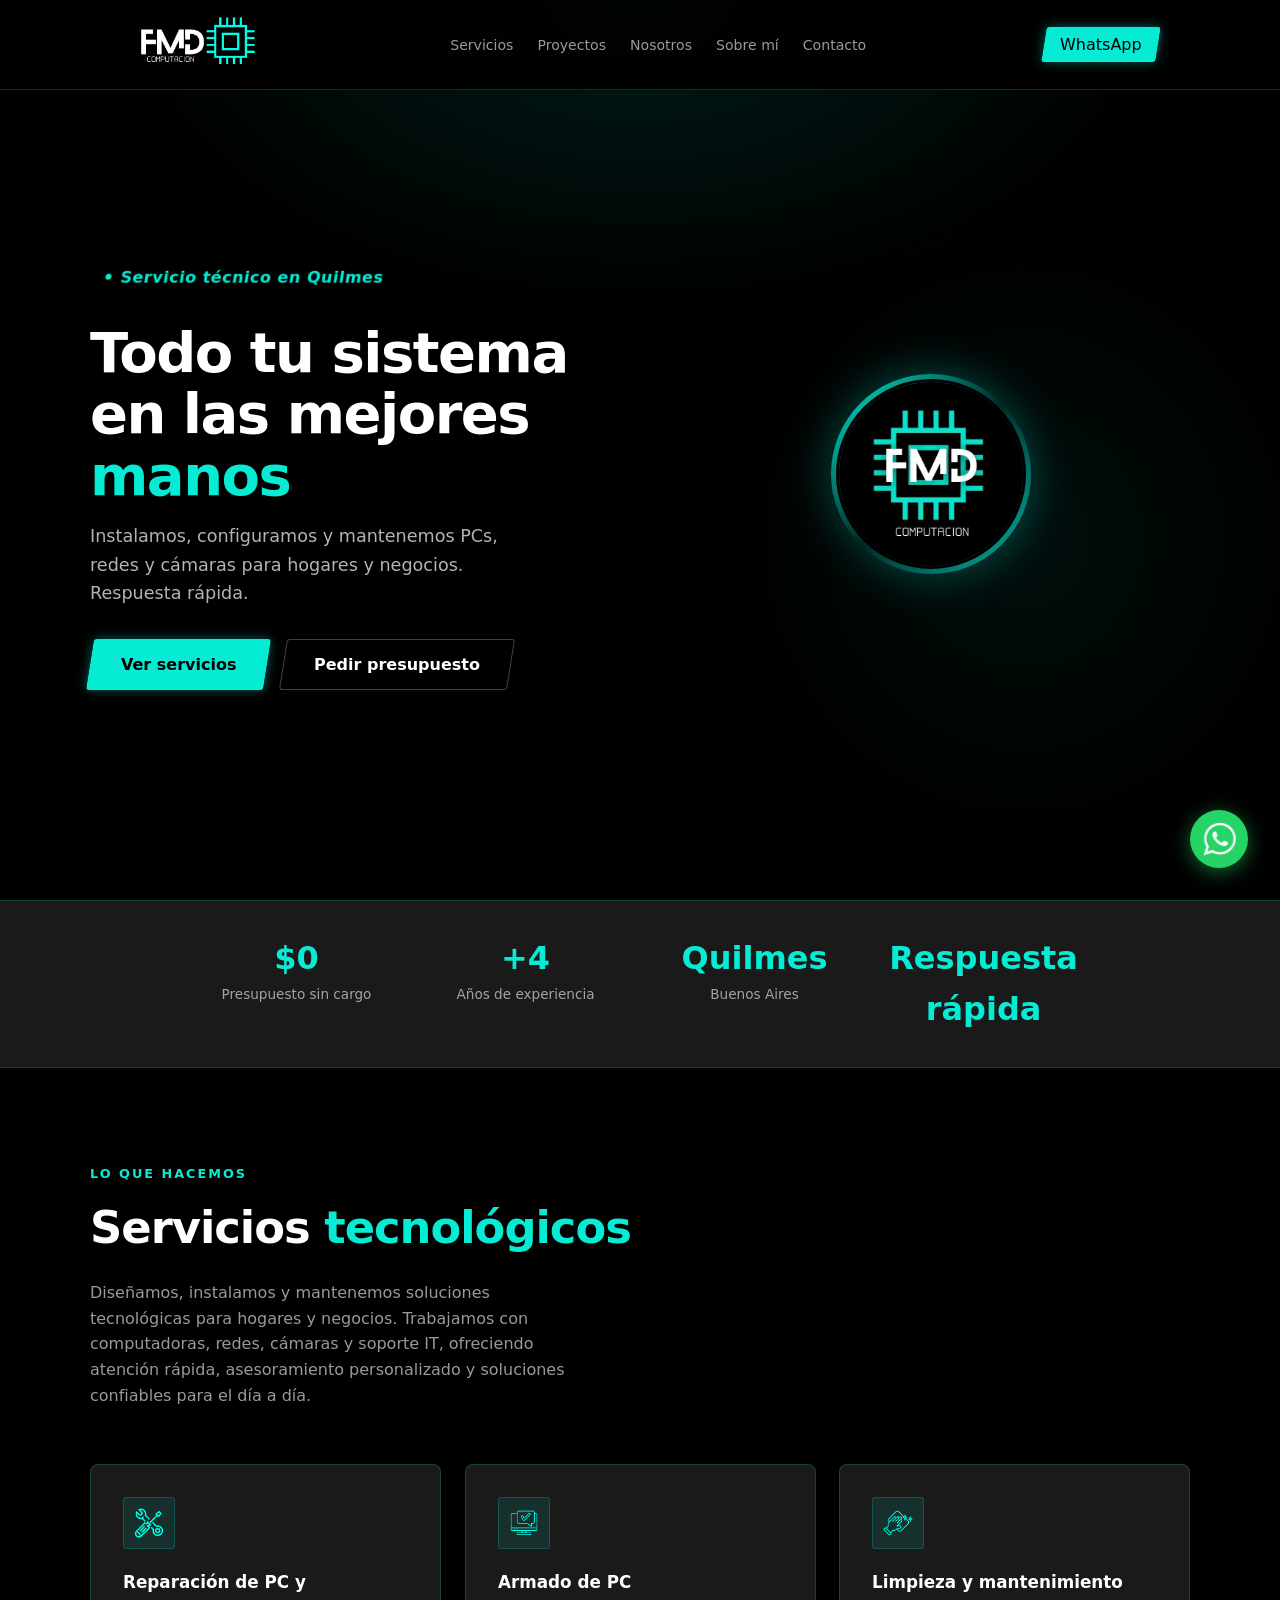
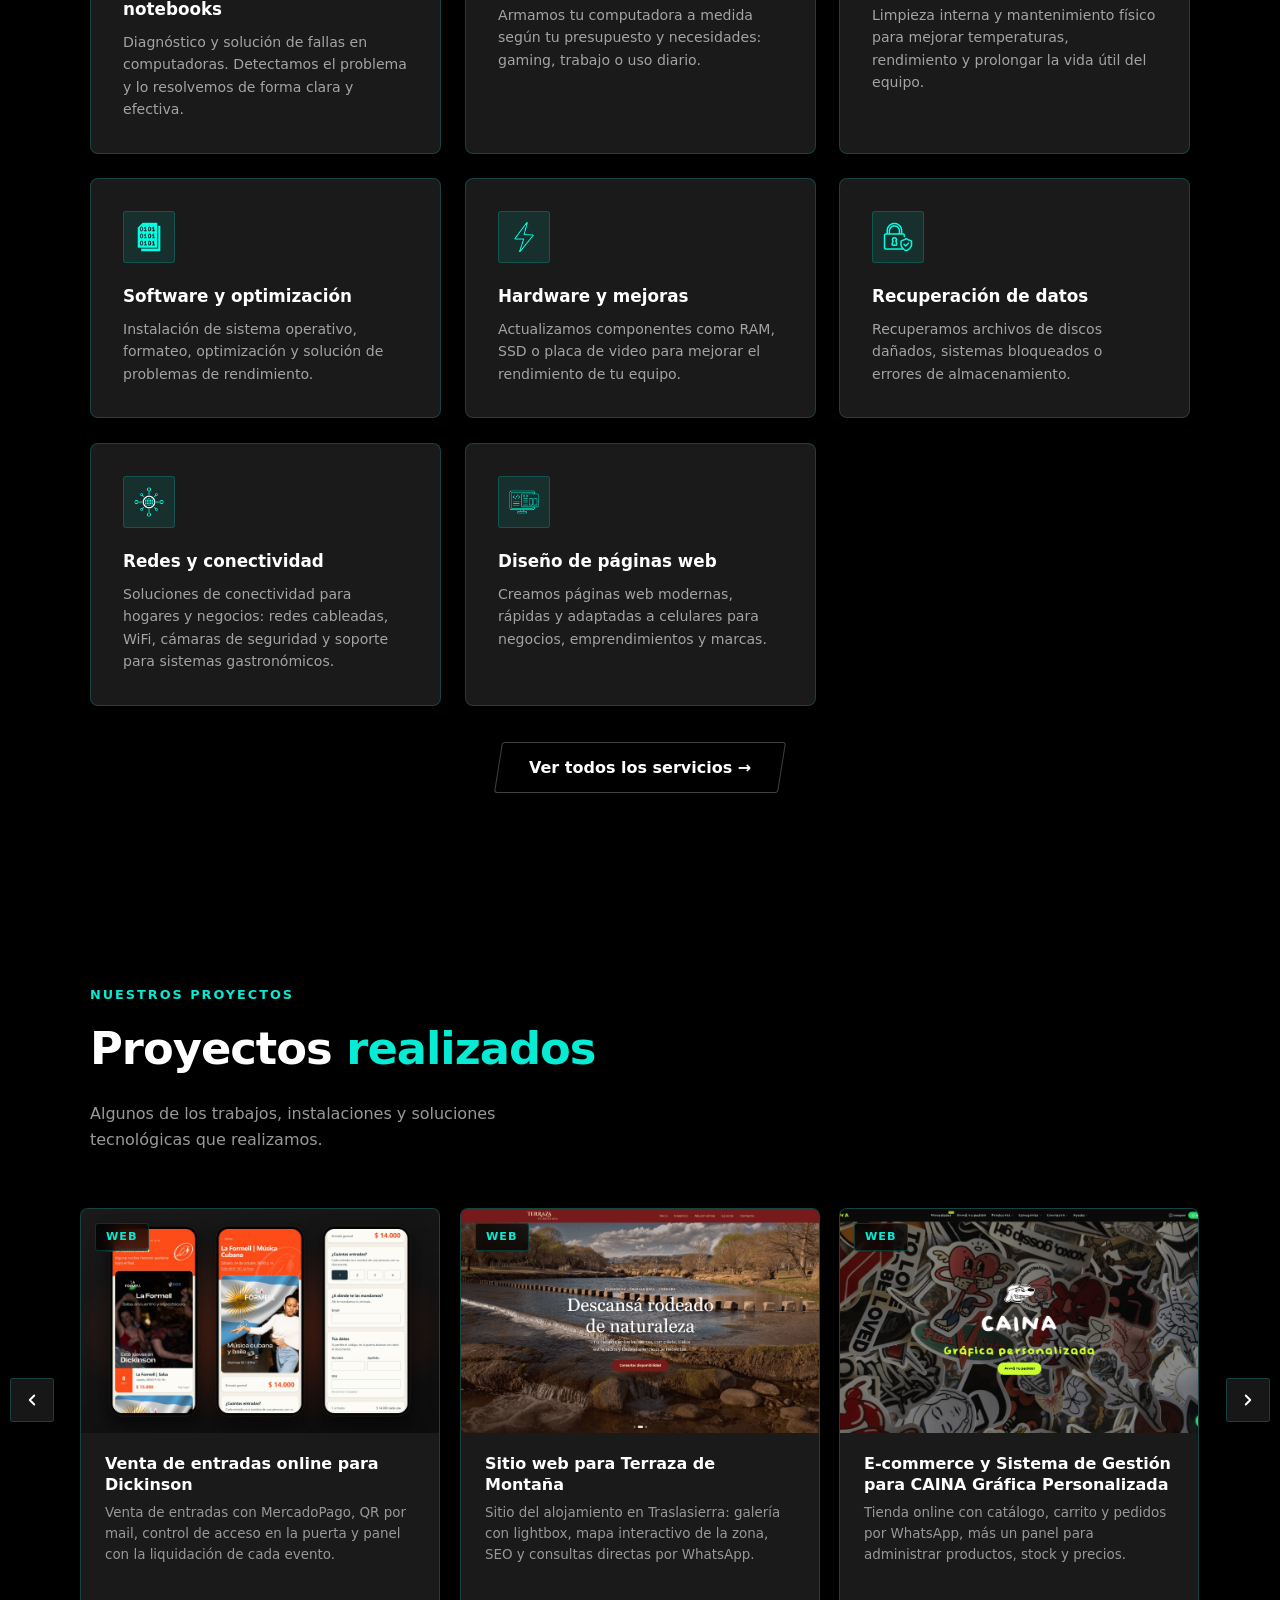
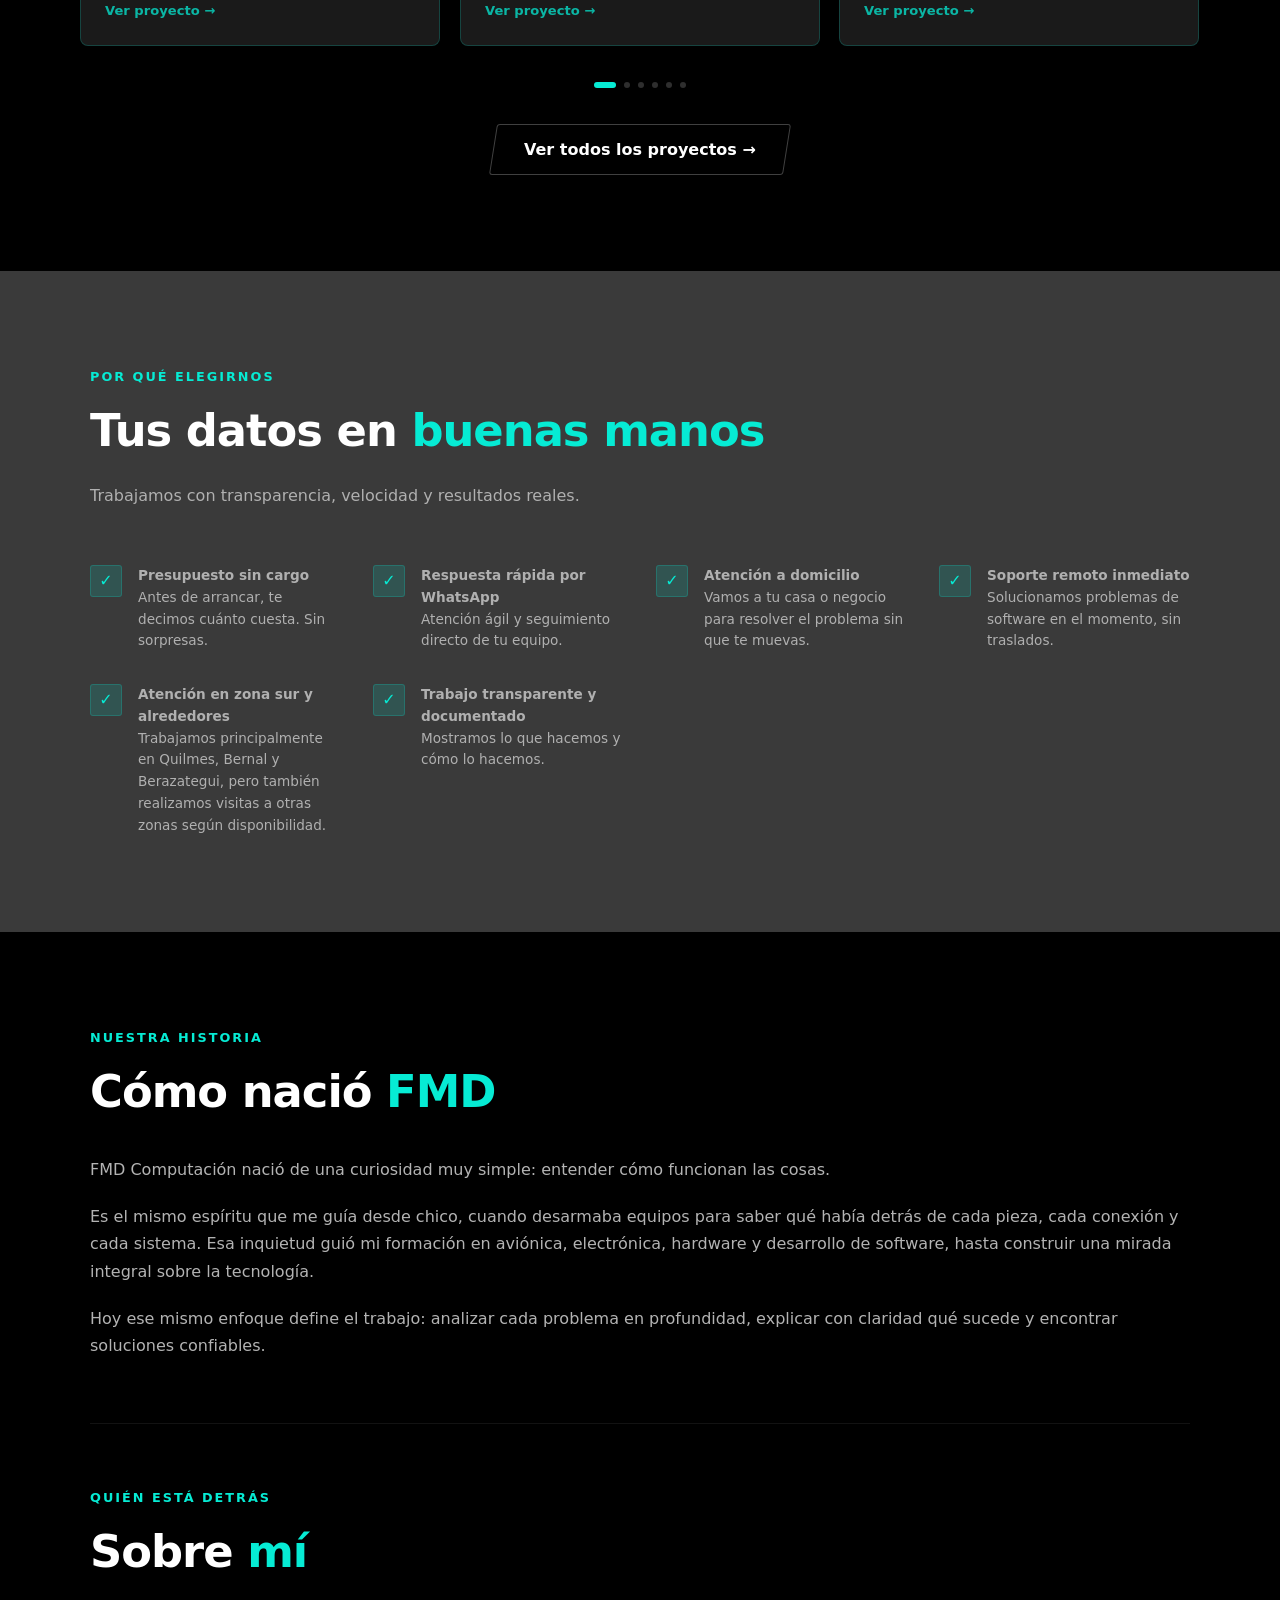
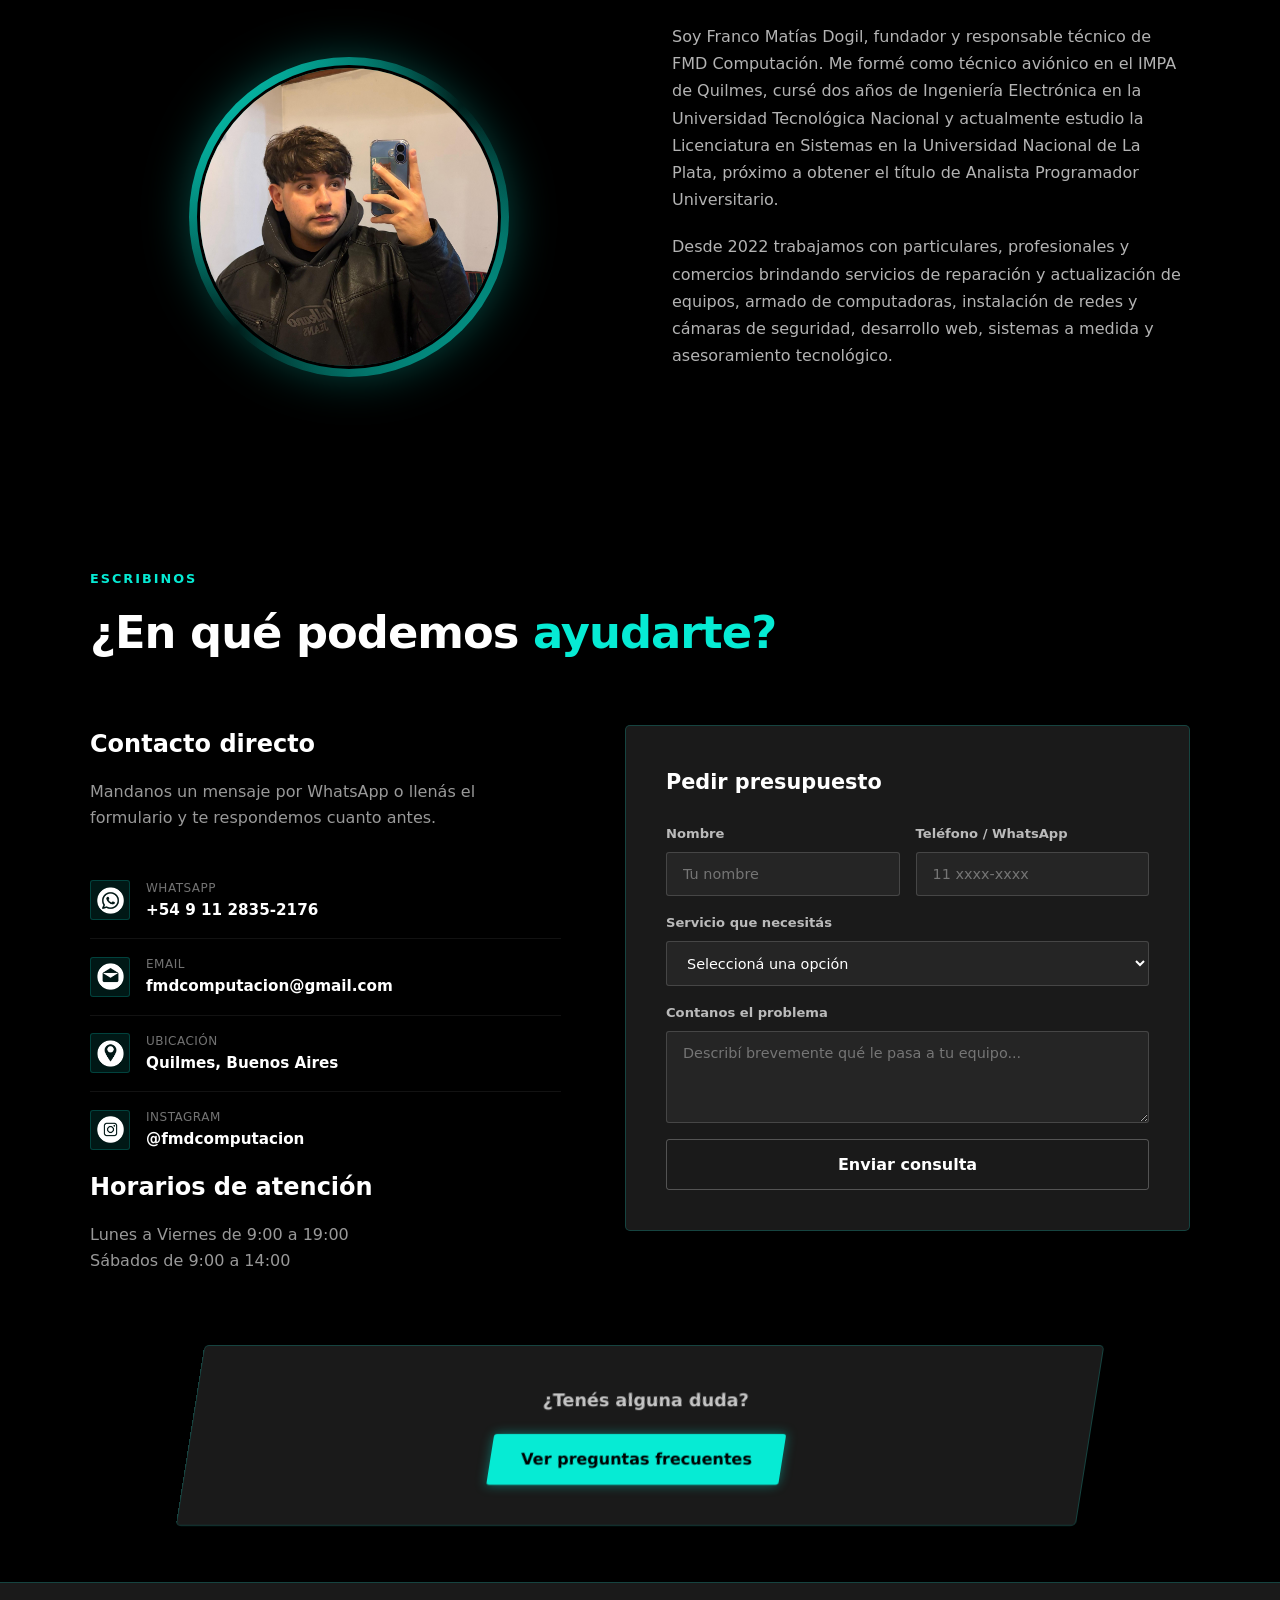
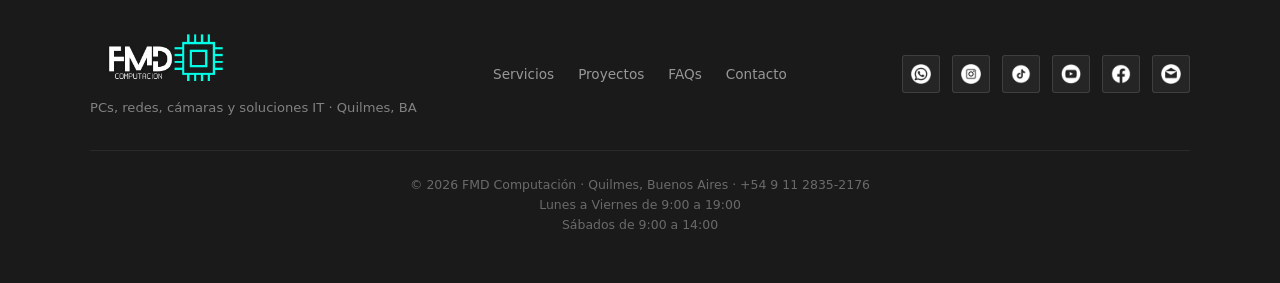
<file: index.html>
<!DOCTYPE html>
<html lang="es">
  <head>
    <meta charset="UTF-8" />
    <meta name="viewport" content="width=device-width, initial-scale=1.0" />
    <title>Reparación de PC en Quilmes | Servicio Técnico – FMD Computación</title>
    <meta name="description" content="Servicio técnico de computadoras en Quilmes. Reparación de PC, limpieza, mantenimiento y armado a medida. Atención rápida y presupuesto sin cargo." />
    <meta name="robots" content="index, follow" />
    <link rel="icon" type="image/x-icon" href="/favicon.ico" />
    <link rel="shortcut icon" href="/favicon.ico" />
    <link rel="stylesheet" href="/css/style.css">
    <link rel="stylesheet" href="/css/index.css">
    <link rel="stylesheet" href="/css/nav.css">
    <link rel="stylesheet" href="/css/animations.css">
    <script src="/js/layout.js"></script>
    <script type="text/javascript">
      (function(c,l,a,r,i,t,y){
          c[a]=c[a]||function(){(c[a].q=c[a].q||[]).push(arguments)};
          t=l.createElement(r);t.async=1;t.src="https://www.clarity.ms/tag/"+i;
          y=l.getElementsByTagName(r)[0];y.parentNode.insertBefore(t,y);
      })(window, document, "clarity", "script", "wkfw5kgo1p");
    </script>
  </head>
  <body>

    <!-- NAV (se genera en /js/layout.js) -->
    <script>FMD.nav()</script>

    <!-- HERO -->
    <section class="hero">
      <div class="hero-inner">
        <div class="hero-text">
          <div class="hero-badge">Servicio técnico en Quilmes</div>

          <h1>Todo tu sistema<br> en las mejores <em> manos</em></h1>

          <p class="hero-desc">
            Instalamos, configuramos y mantenemos PCs, redes y cámaras para hogares y negocios. Respuesta rápida.
          </p>

          <div class="hero-btns">
            <a href="#servicios" class="btn-primary"><span>Ver servicios</span></a>
            <a href="https://wa.me/5491128352176?text=Hola%20Franco!%20Te%20escribo%20desde%20la%20web.%20Lo%20que%20necesito%20es" target="_blank" rel="noopener" class="btn-secondary"><span>Pedir presupuesto</span></a>
          </div>
        </div>

        <div class="hero-profile">
          <div class="profile-photo-wrap">
            <img loading="eager" decoding="async" fetchpriority="high" src="/assets/profile.jpg" alt="FMD Computación" />
          </div>
        </div>
      </div>
    </section>

    <!-- STATS BAR -->
    <div class="stats-bar">
      <div class="stats-bar-inner">
        <div>
          <div class="sbar-num">$0</div>
          <div class="sbar-label">Presupuesto sin cargo</div>
        </div>
        <div>
          <div class="sbar-num">+4</div>
          <div class="sbar-label">Años de experiencia</div>
        </div>
        <div>
          <div class="sbar-num">Quilmes</div>
          <div class="sbar-label">Buenos Aires</div>
        </div>
        <div>
          <div class="sbar-num">Respuesta rápida</div>
          <div class="sbar-label"></div>
        </div>
      </div>
    </div>

    <!-- SERVICIOS -->
    <section id="servicios">
      <div class="container">
        <div class="section-head">
          <div class="section-label">Lo que hacemos</div>
          <h2 class="section-title">Servicios <em>tecnológicos</em></h2>
          <p class="section-desc">Diseñamos, instalamos y mantenemos soluciones tecnológicas para hogares y negocios.
              Trabajamos con computadoras, redes, cámaras y soporte IT, ofreciendo atención rápida,
              asesoramiento personalizado y soluciones confiables para el día a día.</p>
        </div>
        <div class="services-grid">
          <a class="service-card" href="/servicios.html?cat=Reparacion">
            <div class="service-icon"><img loading="lazy" decoding="async" src="/assets/icons-services/reparacion_blue.png" alt=""></div>
            <h3>Reparación de PC y notebooks</h3>
            <p>Diagnóstico y solución de fallas en computadoras. Detectamos el problema y lo resolvemos de forma clara y efectiva.</p>
          </a>
          <a class="service-card" href="/servicios.html?cat=Armado">
            <div class="service-icon"><img loading="lazy" decoding="async" src="/assets/icons-services/armado_blue.png" alt=""></div>
            <h3>Armado de PC</h3>
            <p>Armamos tu computadora a medida según tu presupuesto y necesidades: gaming, trabajo o uso diario.</p>
          </a>
          <a class="service-card" href="/servicios.html?cat=Limpieza">
            <div class="service-icon"><img loading="lazy" decoding="async" src="/assets/icons-services/limpieza_blue.png" alt=""></div>
            <h3>Limpieza y mantenimiento</h3>
            <p>Limpieza interna y mantenimiento físico para mejorar temperaturas, rendimiento y prolongar la vida útil del equipo.</p>
          </a>
          <a class="service-card" href="/servicios.html?cat=Software">
            <div class="service-icon"><img loading="lazy" decoding="async" src="/assets/icons-services/software_blue.png" alt=""></div>
            <h3>Software y optimización</h3>
            <p>Instalación de sistema operativo, formateo, optimización y solución de problemas de rendimiento.</p>
          </a>
          <a class="service-card" href="/servicios.html?cat=Hardware">
            <div class="service-icon"><img loading="lazy" decoding="async" src="/assets/icons-services/hardware_blue.png" alt=""></div>
            <h3>Hardware y mejoras</h3>
            <p>Actualizamos componentes como RAM, SSD o placa de video para mejorar el rendimiento de tu equipo.</p>
          </a>
          <a class="service-card" href="/servicios.html?cat=Recuperacion">
            <div class="service-icon"><img loading="lazy" decoding="async" src="/assets/icons-services/datos_blue.png" alt=""></div>
            <h3>Recuperación de datos</h3>
            <p>Recuperamos archivos de discos dañados, sistemas bloqueados o errores de almacenamiento.</p>
          </a>
          <a class="service-card" href="/servicios.html?cat=Redes">
            <div class="service-icon"><img loading="lazy" decoding="async" src="/assets/icons-services/nets_blue.png" alt=""></div>
            <h3>Redes y conectividad</h3>
            <p>Soluciones de conectividad para hogares y negocios: redes cableadas, WiFi, cámaras de seguridad y soporte para sistemas gastronómicos.</p>
          </a>
          <a class="service-card" href="/servicios.html?cat=Web">
            <div class="service-icon"><img loading="lazy" decoding="async" src="/assets/icons-services/web2_blue.png" alt=""></div>
            <h3>Diseño de páginas web</h3>
            <p>Creamos páginas web modernas, rápidas y adaptadas a celulares para negocios, emprendimientos y marcas.</p>
          </a>
        </div>
        <div class="gallery-cta">
          <a href="/servicios.html?cat=az" class="btn-secondary"><span>Ver todos los servicios →</span></a>
        </div>
      </div>
    </section>

    <!-- PROYECTOS SLIDER -->
    <section id="proyectos">
      <div class="container">
        <div class="section-head">
          <div class="section-label">NUESTROS PROYECTOS</div>
          <h2 class="section-title">Proyectos <em>realizados</em></h2>
          <p class="section-desc">Algunos de los trabajos, instalaciones y soluciones tecnológicas que realizamos.</p>
        </div>
      </div>

      <div class="projects-slider-outer">
        <div class="projects-slider" id="projects-slider" role="list">

          <a class="project-card" href="/proyectos/venta-de-entradas-online-para-Dickinson/venta-de-entradas-online-para-Dickinson.html" role="listitem">
            <div class="pc-img">
              <img src="/proyectos/venta-de-entradas-online-para-Dickinson/img/1.jpg" alt="Venta de entradas online para Dickinson" loading="lazy">
              <span class="pc-badge">Web</span>
            </div>
            <div class="pc-info">
              <h3>Venta de entradas online para Dickinson</h3>
              <p>Venta de entradas con MercadoPago, QR por mail, control de acceso en la puerta y panel con la liquidación de cada evento.</p>
              <span class="pc-arrow">Ver proyecto →</span>
            </div>
          </a>

          <a class="project-card" href="/proyectos/sitio-web-para-Terraza-de-Montania/sitio-web-para-Terraza-de-Montania.html" role="listitem">
            <div class="pc-img">
              <img src="/proyectos/sitio-web-para-Terraza-de-Montania/img/1.png" alt="Sitio web para Terraza de Montaña" loading="lazy">
              <span class="pc-badge">Web</span>
            </div>
            <div class="pc-info">
              <h3>Sitio web para Terraza de Montaña</h3>
              <p>Sitio del alojamiento en Traslasierra: galería con lightbox, mapa interactivo de la zona, SEO y consultas directas por WhatsApp.</p>
              <span class="pc-arrow">Ver proyecto →</span>
            </div>
          </a>

          <a class="project-card" href="/proyectos/ecommerce-y-sistema-de-gestion-para-CAINA/ecommerce-y-sistema-de-gestion-para-CAINA.html" role="listitem">
            <div class="pc-img">
              <img src="/proyectos/ecommerce-y-sistema-de-gestion-para-CAINA/img/inicio_desktop.png" alt="E-commerce y sistema de gestión para CAINA" loading="lazy">
              <span class="pc-badge">Web</span>
            </div>
            <div class="pc-info">
              <h3>E-commerce y Sistema de Gestión para CAINA Gráfica Personalizada</h3>
              <p>Tienda online con catálogo, carrito y pedidos por WhatsApp, más un panel para administrar productos, stock y precios.</p>
              <span class="pc-arrow">Ver proyecto →</span>
            </div>
          </a>

          <a class="project-card" href="/proyectos/camaras-de-seguridad-en-Dickinson/camaras-de-seguridad-en-Dickinson-Restobar.html" role="listitem">
            <div class="pc-img">
              <img src="/proyectos/camaras-de-seguridad-en-Dickinson/img/2.jpg" alt="Cámaras de seguridad en Dickinson" loading="lazy">
              <span class="pc-badge">Cámaras</span>
            </div>
            <div class="pc-info">
              <h3>Cámaras de seguridad en Dickinson Restobar</h3>
              <p>Sistema de vigilancia con cámaras HD e instalación cableada completa en local gastronómico.</p>
              <span class="pc-arrow">Ver proyecto →</span>
            </div>
          </a>

          <a class="project-card" href="/proyectos/ampliacion-sistema-de-comandas-en-Cosa-di-Giovanni-M55/ampliacion-sistema-de-comandas-en-Cosa-di-Giovanni-M55.html" role="listitem">
            <div class="pc-img">
              <img src="/proyectos/ampliacion-sistema-de-comandas-en-Cosa-di-Giovanni-M55/img/1.jpg" alt="Ampliacion del Sistema de Comandas en Cosa di Giovanni (Mercado55)" loading="lazy">
              <span class="pc-badge">Redes</span>
            </div>
            <div class="pc-info">
              <h3>Ampliacion del Sistema de Comandas en Cosa di Giovanni (Mercado55)</h3>
              <p>Red cableada estructurada y sistema de comandas para Cosa di Giovanni (Mercado55).</p>
              <span class="pc-arrow">Ver proyecto →</span>
            </div>
          </a>

          <a class="project-card" href="/proyectos/red-y-sistema-de-comandas-en-Dickinson/red-y-sistema-de-comandas-en-Dickinson-Restobar.html" role="listitem">
            <div class="pc-img">
              <img src="/proyectos/noImage.png" alt="Red y sistema de comandas Dickinson Restobar" loading="lazy">
              <span class="pc-badge">Redes</span>
            </div>
            <div class="pc-info">
              <h3>Red y Sistema de Comandas en Dickinson Restobar</h3>
              <p>Red cableada estructurada y sistema de comandas para Dickinson Restobar.</p>
              <span class="pc-arrow">Ver proyecto →</span>
            </div>
          </a>

        </div>

        <button class="slider-btn slider-btn-prev" id="slider-prev" aria-label="Proyecto anterior">
          <svg viewBox="0 0 24 24" fill="none" stroke="currentColor" stroke-width="2.5" stroke-linecap="round" stroke-linejoin="round">
            <polyline points="15 18 9 12 15 6"/>
          </svg>
        </button>
        <button class="slider-btn slider-btn-next" id="slider-next" aria-label="Proyecto siguiente">
          <svg viewBox="0 0 24 24" fill="none" stroke="currentColor" stroke-width="2.5" stroke-linecap="round" stroke-linejoin="round">
            <polyline points="9 18 15 12 9 6"/>
          </svg>
        </button>
      </div>

      <div class="container">
        <div class="slider-dots" id="slider-dots"></div>
        <div class="gallery-cta">
          <a href="/proyectos.html" class="btn-secondary"><span>Ver todos los proyectos →</span></a>
        </div>
      </div>
    </section>

    <!-- POR QUÉ -->
    <section id="por-que">
      <div class="container">
        <div class="section-head">
          <div class="section-label">Por qué elegirnos</div>
          <h2 class="section-title">Tus datos en <em>buenas manos</em></h2>
          <p class="section-desc">Trabajamos con transparencia, velocidad y resultados reales.</p>
        </div>
        <div class="why-grid">
          <div class="why-item">
            <div class="why-check">✓</div>
            <div>
              <h4>Presupuesto sin cargo</h4>
              <p>Antes de arrancar, te decimos cuánto cuesta. Sin sorpresas.</p>
            </div>
          </div>
          <div class="why-item">
            <div class="why-check">✓</div>
            <div>
              <h4>Respuesta rápida por WhatsApp</h4>
              <p>Atención ágil y seguimiento directo de tu equipo.</p>
            </div>
          </div>
          <div class="why-item">
            <div class="why-check">✓</div>
            <div>
              <h4>Atención a domicilio</h4>
              <p>Vamos a tu casa o negocio para resolver el problema sin que te muevas.</p>
            </div>
          </div>
          <div class="why-item">
            <div class="why-check">✓</div>
            <div>
              <h4>Soporte remoto inmediato</h4>
              <p>Solucionamos problemas de software en el momento, sin traslados.</p>
            </div>
          </div>
          <div class="why-item">
            <div class="why-check">✓</div>
            <div>
              <h4>Atención en zona sur y alrededores</h4>
              <p>Trabajamos principalmente en Quilmes, Bernal y Berazategui, pero también realizamos visitas a otras zonas según disponibilidad.</p>
            </div>
          </div>
          <div class="why-item">
            <div class="why-check">✓</div>
            <div>
              <h4>Trabajo transparente y documentado</h4>
              <p>Mostramos lo que hacemos y cómo lo hacemos.</p>
            </div>
          </div>
        </div>
      </div>
    </section>

    <!-- SOBRE MÍ -->
    <section id="sobre-mi">
      <div class="container">

        <div class="about-block">
          <div class="section-head">
            <div class="section-label">Nuestra historia</div>
            <h2 class="section-title">Cómo nació <em>FMD</em></h2>
          </div>
          <div class="about-text">
            <p>
              FMD Computación nació de una curiosidad muy simple: entender cómo funcionan las cosas.
            </p>
            <p>
              Es el mismo espíritu que me guía desde chico, cuando desarmaba equipos para saber qué había
              detrás de cada pieza, cada conexión y cada sistema. Esa inquietud guió mi formación en
              aviónica, electrónica, hardware y desarrollo de software, hasta construir una mirada integral
              sobre la tecnología.
            </p>
            <p>
              Hoy ese mismo enfoque define el trabajo: analizar cada problema en profundidad, explicar con
              claridad qué sucede y encontrar soluciones confiables.
            </p>
          </div>
        </div>

        <div class="about-block">
          <div class="section-head">
            <div class="section-label">Quién está detrás</div>
            <h2 class="section-title">Sobre <em>mí</em></h2>
          </div>
          <div class="about-split">
            <div class="about-photo">
              <div class="profile-photo-wrap">
                <img loading="lazy" decoding="async" src="/assets/profiletroll.jpeg" alt="Franco Matías Dogil, fundador de FMD Computación" />
              </div>
            </div>
            <div class="about-text">
              <p>
                Soy Franco Matías Dogil, fundador y responsable técnico de FMD Computación. Me formé como
                técnico aviónico en el IMPA de Quilmes, cursé dos años de Ingeniería Electrónica en la
                Universidad Tecnológica Nacional y actualmente estudio la Licenciatura en Sistemas en la
                Universidad Nacional de La Plata, próximo a obtener el título de Analista Programador
                Universitario.
              </p>
              <p>
                Desde 2022 trabajamos con particulares, profesionales y comercios brindando servicios de
                reparación y actualización de equipos, armado de computadoras, instalación de redes y cámaras
                de seguridad, desarrollo web, sistemas a medida y asesoramiento tecnológico.
              </p>
            </div>
          </div>
        </div>

      </div>
    </section>

    <!-- CONTACTO -->
    <section id="contacto">
      <div class="container">
        <div class="section-head">
          <div class="section-label">Escribinos</div>
          <h2 class="section-title">¿En qué podemos <em>ayudarte?</em></h2>
        </div>
        <div class="contact-grid">
          <div class="contact-info">
            <h3>Contacto directo</h3>
            <p>Mandanos un mensaje por WhatsApp o llenás el formulario y te respondemos cuanto antes.</p>

            <div class="contact-item">
              <div class="contact-icon"><img loading="lazy" decoding="async" src="/assets/icons/whatsapp_white.png" alt=""></div>
              <div>
                <div class="contact-label">WhatsApp</div>
                <div class="contact-val"><a href="https://wa.me/5491128352176" target="_blank">+54 9 11 2835-2176</a></div>
              </div>
            </div>
            <div class="contact-item">
              <div class="contact-icon"><img loading="lazy" decoding="async" src="/assets/icons/email_white.png" alt=""></div>
              <div>
                <div class="contact-label">Email</div>
                <div class="contact-val"><a href="mailto:fmdcomputacion@gmail.com">fmdcomputacion@gmail.com</a></div>
              </div>
            </div>
            <div class="contact-item">
              <div class="contact-icon"><img loading="lazy" decoding="async" src="/assets/icons/location_white.png" alt=""></div>
              <div>
                <div class="contact-label">Ubicación</div>
                <div class="contact-val">Quilmes, Buenos Aires</div>
              </div>
            </div>
            <div class="contact-item">
              <div class="contact-icon"><img loading="lazy" decoding="async" src="/assets/icons/instragram_white.png" alt=""></div>
              <div>
                <div class="contact-label">Instagram</div>
                <div class="contact-val"><a href="https://www.instagram.com/fmdcomputacion/" target="_blank">@fmdcomputacion</a></div>
              </div>
            </div>
            <h3>Horarios de atención</h3>
            <p>Lunes a Viernes de 9:00 a 19:00<br>Sábados de 9:00 a 14:00</p>
          </div>

          <div class="contact-form">
            <h3>Pedir presupuesto</h3>
            <form action="mailto:fmdcomputacion@gmail.com" method="post" enctype="text/plain">
              <div class="form-row">
                <div class="form-group">
                  <label>Nombre</label>
                  <input type="text" name="nombre" placeholder="Tu nombre" required />
                </div>
                <div class="form-group">
                  <label>Teléfono / WhatsApp</label>
                  <input type="tel" name="telefono" placeholder="11 xxxx-xxxx" />
                </div>
              </div>
              <div class="form-group">
                <label>Servicio que necesitás</label>
                <select name="servicio">
                  <option value="">Seleccioná una opción</option>
                  <option>Reparación de PC o notebook</option>
                  <option>Armado de PC a medida</option>
                  <option>Limpieza y mantenimiento</option>
                  <option>Actualización de hardware</option>
                  <option>Recuperación de datos</option>
                  <option>Otro / No sé qué tiene</option>
                </select>
              </div>
              <div class="form-group">
                <label>Contanos el problema</label>
                <textarea name="mensaje" rows="4" placeholder="Describí brevemente qué le pasa a tu equipo..."></textarea>
              </div>
              <button type="submit" class="btn-form">Enviar consulta</button>
            </form>
          </div>
        </div>
      </div>
    </section>

    <!-- FAQS -->
    <section class="faqs">
      <div class="cta-panel">
        <p>¿Tenés alguna duda?</p>
        <a href="/faqs.html" class="btn-primary"><span>Ver preguntas frecuentes</span></a>
      </div>
    </section>

    <!-- FOOTER + FLOAT DE WHATSAPP (se generan en /js/layout.js) -->
    <script>FMD.footer()</script>

    <!-- VER SERVICIOS FLOAT -->
    <a href="/servicios.html?cat=az" class="servicios-float" id="servicios-float">Ver servicios →</a>

    <!-- Scripts -->
    <script src="/js/reveal.js"></script>
    <script src="/js/index.js"></script>

  </body>
</html>
</file>
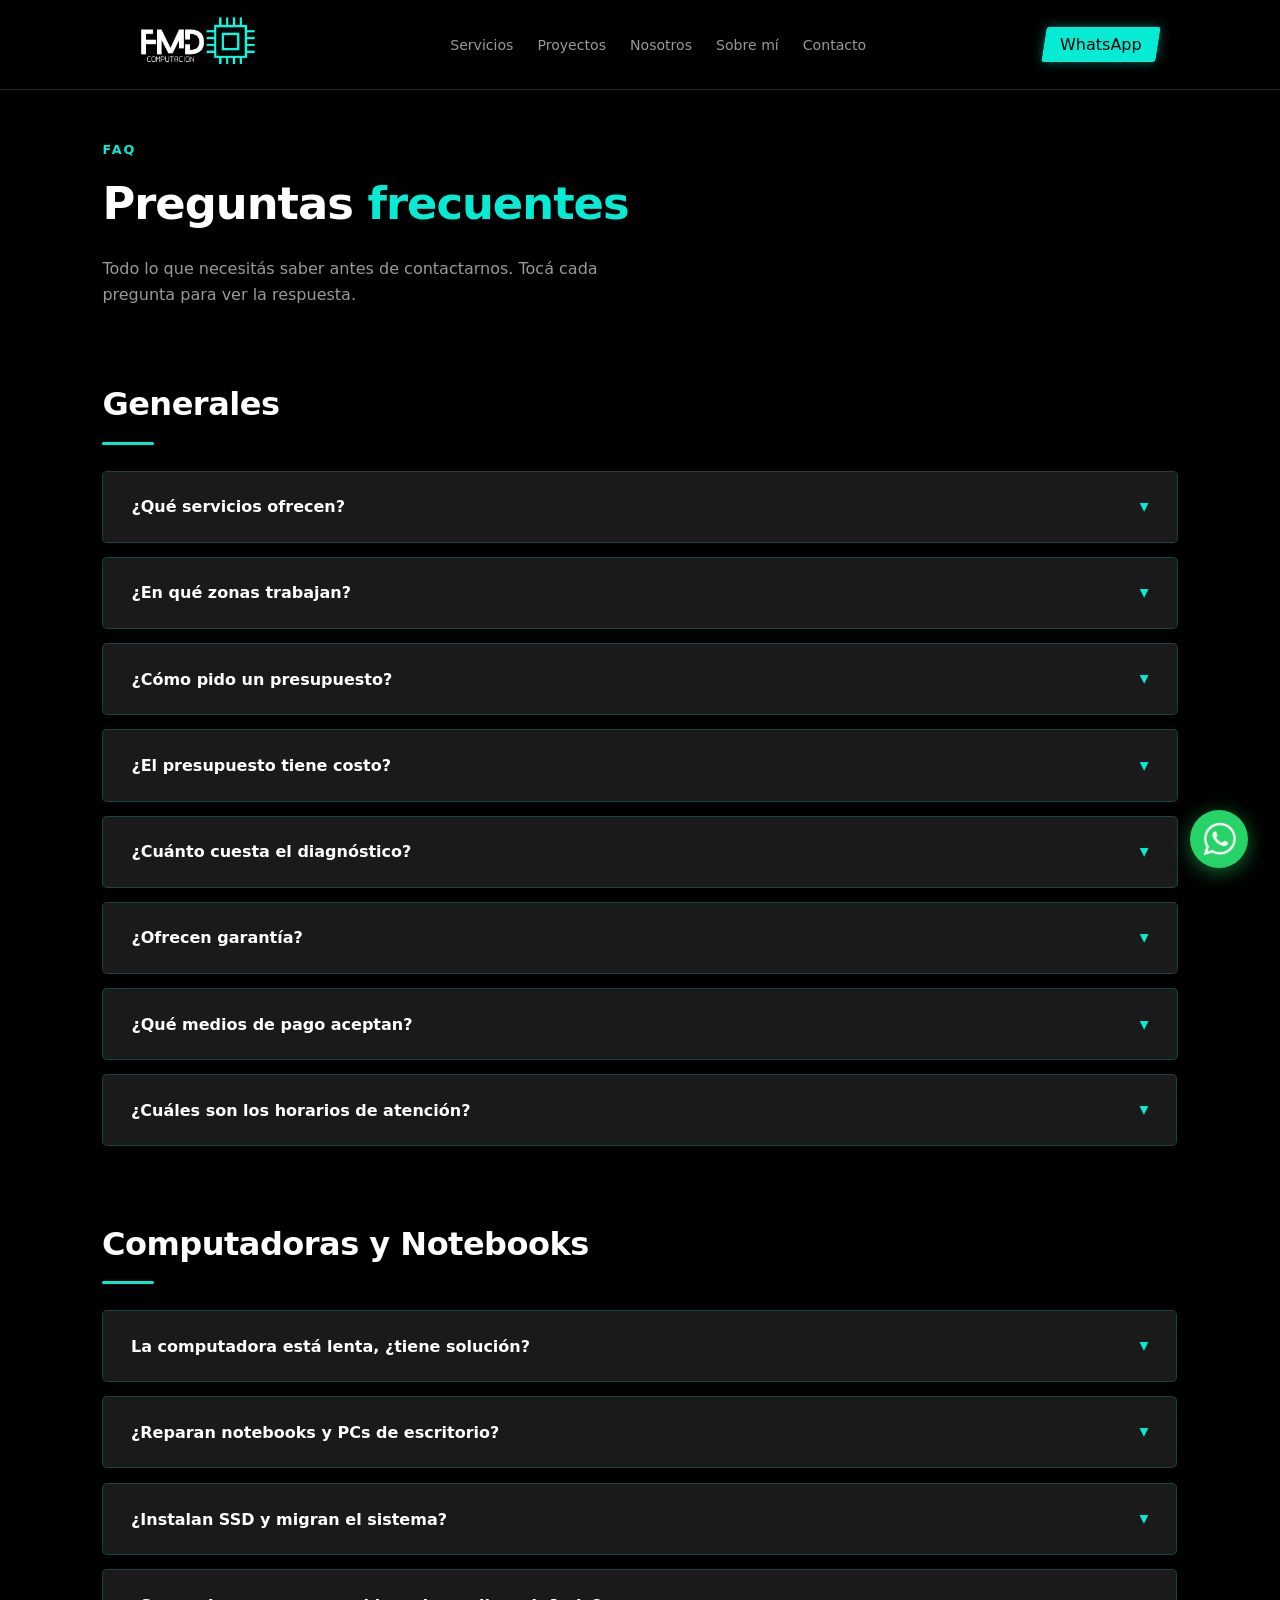
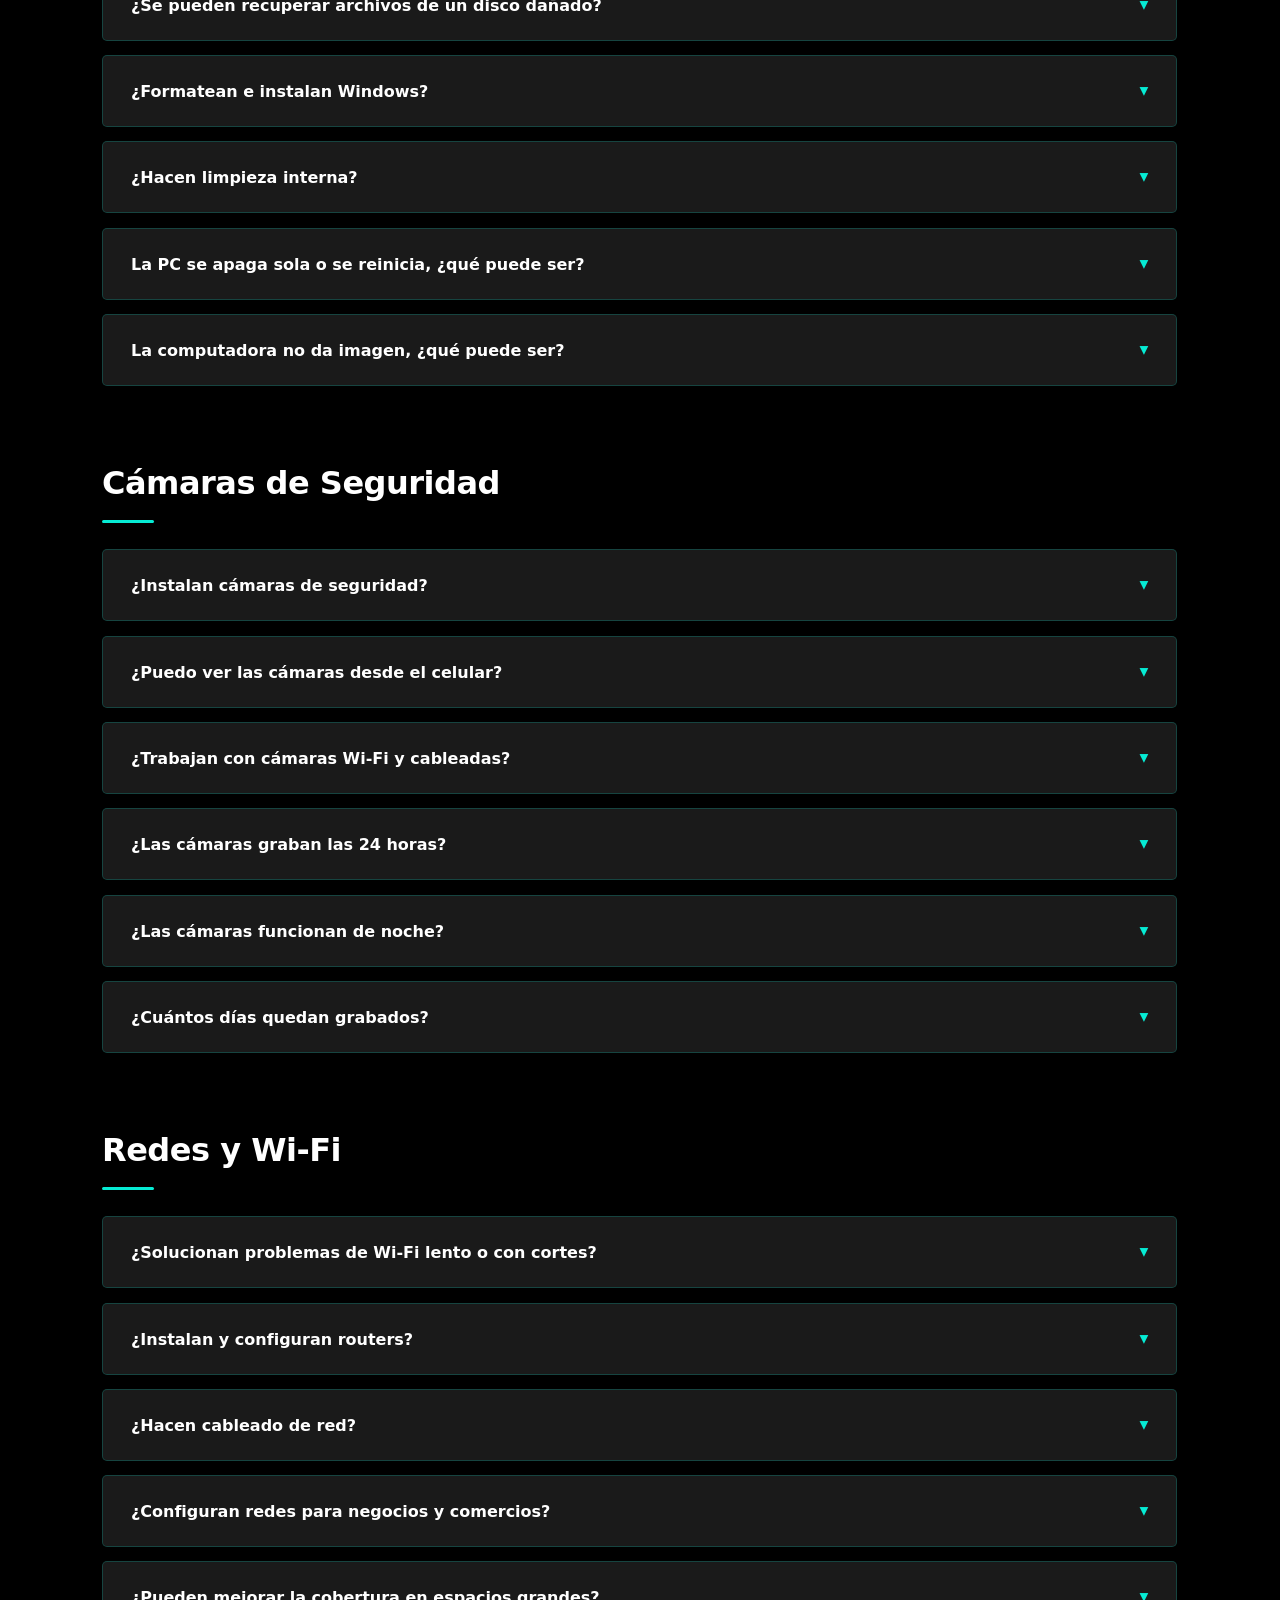
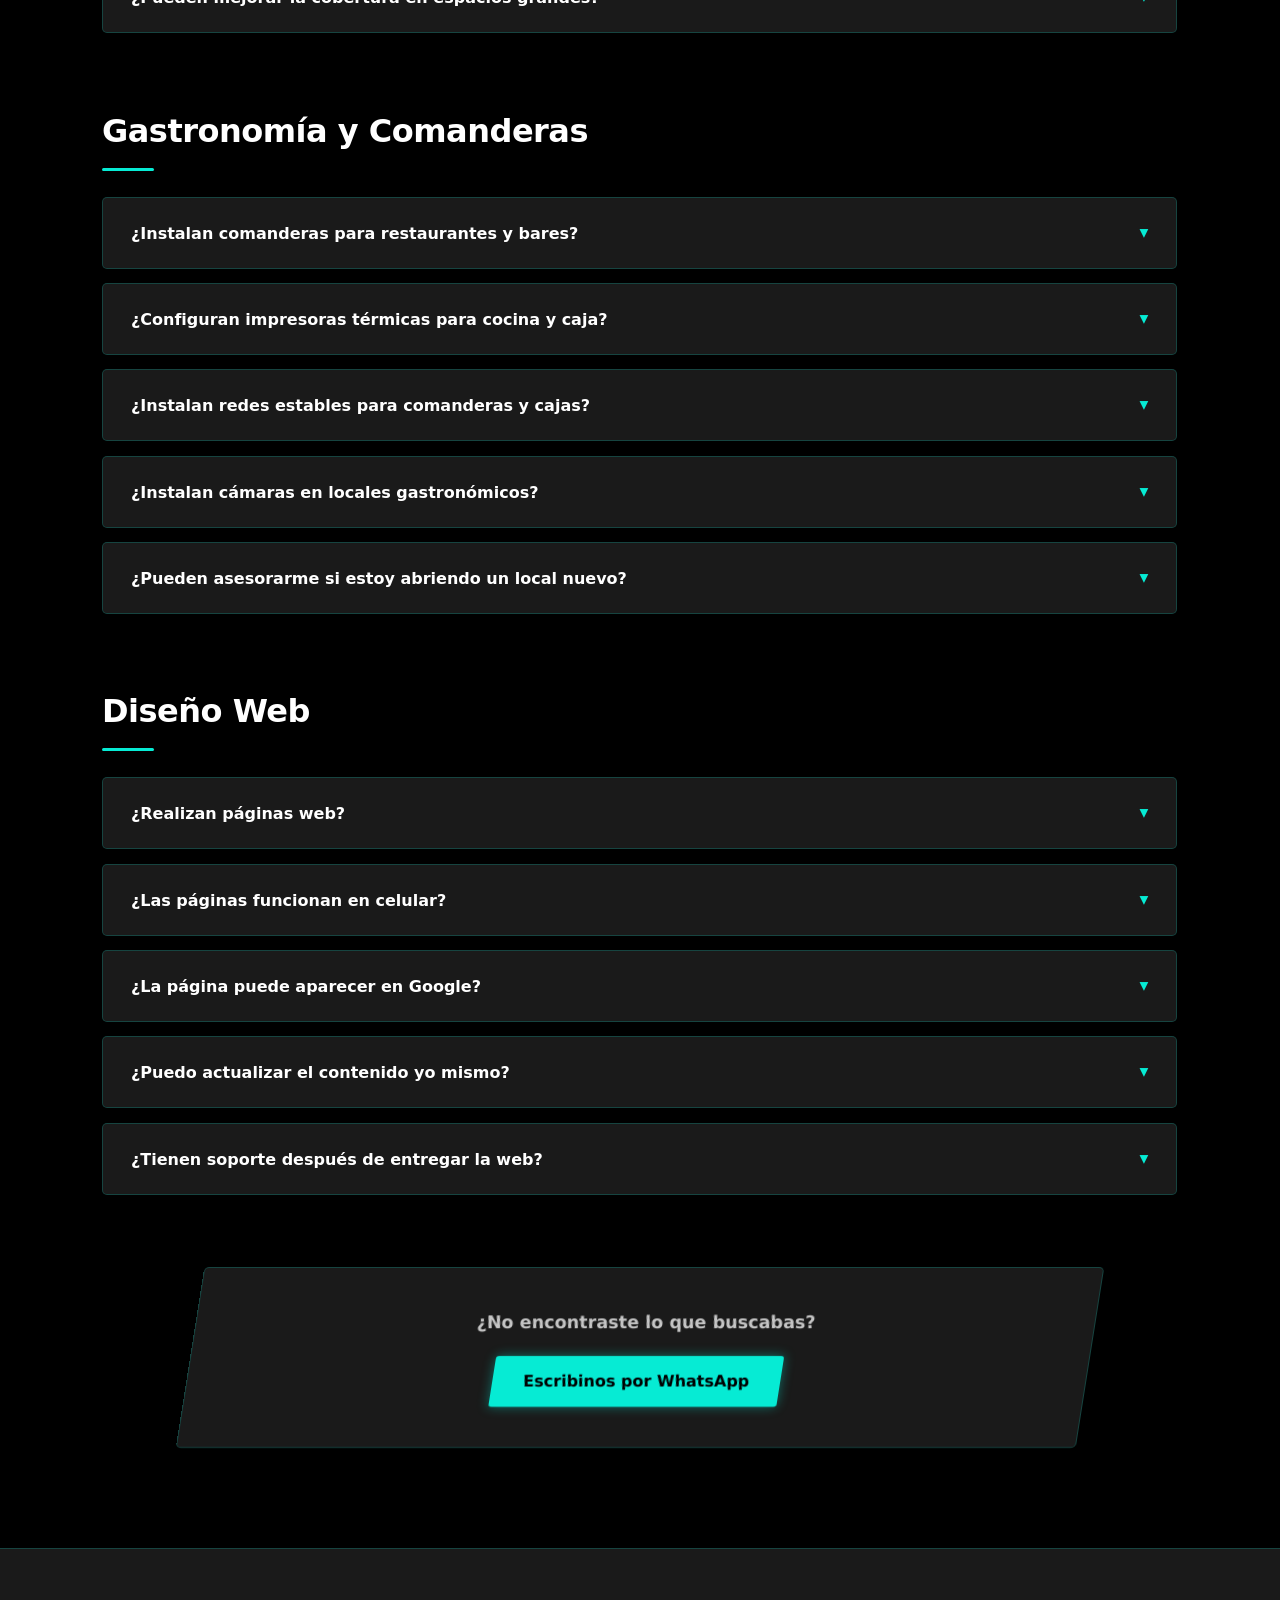
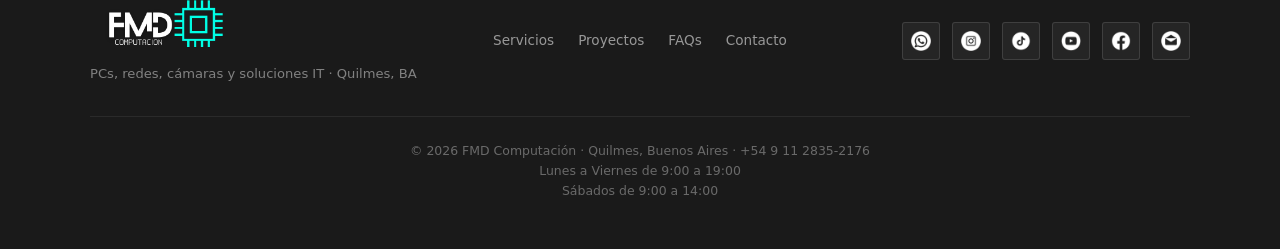
<file: faqs.html>
<!DOCTYPE html>
<html lang="es">
<head>
    <meta charset="UTF-8">
    <meta name="viewport" content="width=device-width, initial-scale=1.0">
    <title>Preguntas Frecuentes | FMD Computación – Quilmes</title>
    <meta name="description" content="Respondemos las dudas más comunes sobre nuestros servicios: reparación de PC, cámaras, redes y diseño web en Quilmes." />
    <meta name="robots" content="index, follow" />
    <link rel="icon" type="image/x-icon" href="/favicon.ico" />
    <link rel="shortcut icon" href="/favicon.ico" />
    <link rel="stylesheet" href="/css/style.css">
    <link rel="stylesheet" href="/css/faqs.css">
    <link rel="stylesheet" href="/css/nav.css">
    <link rel="stylesheet" href="/css/animations.css">
    <script src="/js/layout.js"></script>
</head>
<body>

    <!-- NAV (se genera en /js/layout.js) -->
    <script>FMD.nav()</script>

    <section class="page-section">

        <div class="page-header">
            <div class="section-label">FAQ</div>
            <h1 class="section-title">Preguntas <em>frecuentes</em></h1>
            <p class="section-desc">Todo lo que necesitás saber antes de contactarnos. Tocá cada pregunta para ver la respuesta.</p>
        </div>

        <!-- GENERALES -->
        <div class="faqs-div">
            <h2 class="faqs-category">Generales</h2>

            <div class="faq-card">
                <h3 class="faqs-question">¿Qué servicios ofrecen?</h3>
                <p class="faqs-answer">Reparación y armado de computadoras, limpieza, upgrades de hardware, instalación de Windows, recuperación de datos, cámaras de seguridad, redes y Wi-Fi, y diseño web. Si no encontrás lo que buscás, escribinos y te decimos si podemos ayudarte.</p>
            </div>

            <div class="faq-card">
                <h3 class="faqs-question">¿En qué zonas trabajan?</h3>
                <p class="faqs-answer">Principalmente en Quilmes, Bernal y Berazategui. Para otras zonas del sur del GBA coordinamos según disponibilidad. El soporte remoto por software lo hacemos a cualquier distancia.</p>
            </div>

            <div class="faq-card">
                <h3 class="faqs-question">¿Cómo pido un presupuesto?</h3>
                <p class="faqs-answer">Por WhatsApp. Contanos qué le pasa al equipo o qué necesitás, y te respondemos con un presupuesto claro antes de arrancar. Sin compromisos.</p>
            </div>

            <div class="faq-card">
                <h3 class="faqs-question">¿El presupuesto tiene costo?</h3>
                <p class="faqs-answer">Para armados, redes, cámaras y páginas web, el presupuesto es sin cargo. Si tu equipo tiene una falla, primero hay que diagnosticarlo para saber qué tiene: ese diagnóstico cuesta $25.000, pero si hacés la reparación con nosotros no se cobra.</p>
            </div>

            <div class="faq-card">
                <h3 class="faqs-question">¿Cuánto cuesta el diagnóstico?</h3>
                <p class="faqs-answer">$25.000. Si después hacés la reparación con nosotros, el diagnóstico no se cobra y pagás solo la reparación. Si decidís no reparar, abonás únicamente el diagnóstico.</p>
            </div>

            <div class="faq-card">
                <h3 class="faqs-question">¿Ofrecen garantía?</h3>
                <p class="faqs-answer">Sí. Todos los servicios tienen garantía sobre el trabajo realizado. Si algo falla por nuestra parte, lo resolvemos sin costo adicional.</p>
            </div>

            <div class="faq-card">
                <h3 class="faqs-question">¿Qué medios de pago aceptan?</h3>
                <p class="faqs-answer">Efectivo, transferencia bancaria y Mercado Pago.</p>
            </div>

            <div class="faq-card">
                <h3 class="faqs-question">¿Cuáles son los horarios de atención?</h3>
                <p class="faqs-answer">Lunes a viernes de 9:00 a 19:00, sábados de 9:00 a 14:00. Por WhatsApp respondemos dentro de ese horario.</p>
            </div>
        </div>

        <!-- COMPUTADORAS -->
        <div class="faqs-div">
            <h2 class="faqs-category">Computadoras y Notebooks</h2>

            <div class="faq-card">
                <h3 class="faqs-question">La computadora está lenta, ¿tiene solución?</h3>
                <p class="faqs-answer">Casi siempre sí. La lentitud generalmente se resuelve con mantenimiento, limpieza de virus, optimización del sistema o cambiando el disco rígido por un SSD. En la mayoría de los casos no hace falta comprar una computadora nueva.</p>
            </div>

            <div class="faq-card">
                <h3 class="faqs-question">¿Reparan notebooks y PCs de escritorio?</h3>
                <p class="faqs-answer">Sí, ambas. Trabajamos con HP, Lenovo, ASUS, Dell, Acer y la mayoría de las marcas. También con PCs ensambladas o armadas a medida.</p>
            </div>

            <div class="faq-card">
                <h3 class="faqs-question">¿Instalan SSD y migran el sistema?</h3>
                <p class="faqs-answer">Sí. Instalamos el SSD y migramos todo: sistema operativo, programas y archivos. La computadora queda exactamente igual que antes, pero mucho más rápida.</p>
            </div>

            <div class="faq-card">
                <h3 class="faqs-question">¿Se pueden recuperar archivos de un disco dañado?</h3>
                <p class="faqs-answer">Depende del daño. Si el disco no está físicamente destruido, en muchos casos logramos recuperar fotos, documentos y archivos importantes. Hacemos el diagnóstico primero antes de hablar de costos.</p>
            </div>

            <div class="faq-card">
                <h3 class="faqs-question">¿Formatean e instalan Windows?</h3>
                <p class="faqs-answer">Sí. Instalamos Windows, los drivers correctos para tu equipo y los programas básicos (Office, navegador, antivirus). Te lo entregamos listo para usar.</p>
            </div>

            <div class="faq-card">
                <h3 class="faqs-question">¿Hacen limpieza interna?</h3>
                <p class="faqs-answer">Sí. Limpiamos el polvo acumulado y renovamos la pasta térmica del procesador. En equipos con mucho uso, esto puede bajar las temperaturas 15°C o más y mejorar el rendimiento notablemente.</p>
            </div>

            <div class="faq-card">
                <h3 class="faqs-question">La PC se apaga sola o se reinicia, ¿qué puede ser?</h3>
                <p class="faqs-answer">Generalmente es por temperatura alta, falla en la memoria RAM o problema en la fuente de alimentación. Diagnosticamos el equipo para identificar la causa exacta antes de hacer cualquier reparación.</p>
            </div>

            <div class="faq-card">
                <h3 class="faqs-question">La computadora no da imagen, ¿qué puede ser?</h3>
                <p class="faqs-answer">Puede ser la memoria RAM, la placa de video, la fuente o la placa madre. Te hacemos el diagnóstico para saber exactamente qué pasó antes de presupuestar.</p>
            </div>
        </div>

        <!-- CÁMARAS -->
        <div class="faqs-div">
            <h2 class="faqs-category">Cámaras de Seguridad</h2>

            <div class="faq-card">
                <h3 class="faqs-question">¿Instalan cámaras de seguridad?</h3>
                <p class="faqs-answer">Sí. Instalamos y configuramos sistemas completos para hogares, negocios y oficinas. Te asesoramos sobre qué equipos convienen según el espacio y el presupuesto.</p>
            </div>

            <div class="faq-card">
                <h3 class="faqs-question">¿Puedo ver las cámaras desde el celular?</h3>
                <p class="faqs-answer">Sí. Configuramos el acceso remoto para que puedas ver las cámaras en tiempo real desde tu teléfono, estés donde estés.</p>
            </div>

            <div class="faq-card">
                <h3 class="faqs-question">¿Trabajan con cámaras Wi-Fi y cableadas?</h3>
                <p class="faqs-answer">Con ambas. Las cableadas son más estables y recomendadas para instalaciones fijas. Las Wi-Fi son más prácticas cuando no se puede pasar cable.</p>
            </div>

            <div class="faq-card">
                <h3 class="faqs-question">¿Las cámaras graban las 24 horas?</h3>
                <p class="faqs-answer">Depende de la configuración que elijas. Se puede grabar de forma continua o activar la grabación solo cuando detecta movimiento, lo que ahorra bastante espacio.</p>
            </div>

            <div class="faq-card">
                <h3 class="faqs-question">¿Las cámaras funcionan de noche?</h3>
                <p class="faqs-answer">Sí. La mayoría de los sistemas que instalamos tienen visión nocturna por infrarrojo y algunos modelos tienen visión a color con poca luz.</p>
            </div>

            <div class="faq-card">
                <h3 class="faqs-question">¿Cuántos días quedan grabados?</h3>
                <p class="faqs-answer">Depende de la cantidad de cámaras, la calidad de grabación y el disco instalado. En una instalación típica de 4 cámaras, entre 15 y 30 días aproximadamente.</p>
            </div>
        </div>

        <!-- REDES -->
        <div class="faqs-div">
            <h2 class="faqs-category">Redes y Wi-Fi</h2>

            <div class="faq-card">
                <h3 class="faqs-question">¿Solucionan problemas de Wi-Fi lento o con cortes?</h3>
                <p class="faqs-answer">Sí. Diagnosticamos la causa — puede ser el router, la ubicación del equipo, interferencias o la configuración — y aplicamos la solución más adecuada.</p>
            </div>

            <div class="faq-card">
                <h3 class="faqs-question">¿Instalan y configuran routers?</h3>
                <p class="faqs-answer">Sí. Configuramos el equipo correctamente y lo ubicamos donde dé mejor cobertura. Muchas veces el problema no es el router sino cómo está instalado.</p>
            </div>

            <div class="faq-card">
                <h3 class="faqs-question">¿Hacen cableado de red?</h3>
                <p class="faqs-answer">Sí. Realizamos instalaciones de red cableada (UTP) para hogares, oficinas y comercios. Es la opción más estable para PCs de escritorio y equipos fijos.</p>
            </div>

            <div class="faq-card">
                <h3 class="faqs-question">¿Configuran redes para negocios y comercios?</h3>
                <p class="faqs-answer">Sí. Armamos redes para oficinas, comercios y locales, incluyendo Wi-Fi para clientes separado del de trabajo o gestión.</p>
            </div>

            <div class="faq-card">
                <h3 class="faqs-question">¿Pueden mejorar la cobertura en espacios grandes?</h3>
                <p class="faqs-answer">Sí. Analizamos el espacio y proponemos la solución más conveniente: repetidores, puntos de acceso adicionales o red en malla.</p>
            </div>
        </div>

        <!-- GASTRONOMÍA -->
        <div class="faqs-div">
            <h2 class="faqs-category">Gastronomía y Comanderas</h2>

            <div class="faq-card">
                <h3 class="faqs-question">¿Instalan comanderas para restaurantes y bares?</h3>
                <p class="faqs-answer">Sí. Instalamos y configuramos sistemas de comandas para cocina, caja y mostrador, coordinando con el software de gestión que uses.</p>
            </div>

            <div class="faq-card">
                <h3 class="faqs-question">¿Configuran impresoras térmicas para cocina y caja?</h3>
                <p class="faqs-answer">Sí. Instalamos y configuramos impresoras de tickets y de cocina. Si ya tenés el equipo y no funciona bien, también lo revisamos.</p>
            </div>

            <div class="faq-card">
                <h3 class="faqs-question">¿Instalan redes estables para comanderas y cajas?</h3>
                <p class="faqs-answer">Sí. Configuramos redes para que comanderas, cajas y sistemas de gestión funcionen sin cortes. Podemos separar la red del negocio del Wi-Fi para clientes.</p>
            </div>

            <div class="faq-card">
                <h3 class="faqs-question">¿Instalan cámaras en locales gastronómicos?</h3>
                <p class="faqs-answer">Sí. Cubrimos los sectores que necesites: cocina, caja, entrada y depósito. Con acceso remoto desde el celular.</p>
            </div>

            <div class="faq-card">
                <h3 class="faqs-question">¿Pueden asesorarme si estoy abriendo un local nuevo?</h3>
                <p class="faqs-answer">Sí. Si estás montando un negocio, podemos ayudarte a planificar toda la parte tecnológica antes de abrir: red, comanderas, cámaras y equipamiento.</p>
            </div>
        </div>

        <!-- DISEÑO WEB -->
        <div class="faqs-div">
            <h2 class="faqs-category">Diseño Web</h2>

            <div class="faq-card">
                <h3 class="faqs-question">¿Realizan páginas web?</h3>
                <p class="faqs-answer">Sí. Desarrollamos sitios modernos, rápidos y adaptados a celular para negocios, emprendimientos y marcas personales.</p>
            </div>

            <div class="faq-card">
                <h3 class="faqs-question">¿Las páginas funcionan en celular?</h3>
                <p class="faqs-answer">Sí, siempre. El diseño se adapta automáticamente a pantallas de todos los tamaños, desde celular hasta monitor.</p>
            </div>

            <div class="faq-card">
                <h3 class="faqs-question">¿La página puede aparecer en Google?</h3>
                <p class="faqs-answer">Sí. Entregamos el sitio optimizado para SEO: velocidad de carga, estructura de contenido y metadatos correctos para que Google lo indexe bien desde el primer día.</p>
            </div>

            <div class="faq-card">
                <h3 class="faqs-question">¿Puedo actualizar el contenido yo mismo?</h3>
                <p class="faqs-answer">Depende de la tecnología elegida. Con ciertos sistemas podés editar textos e imágenes sin saber programación. Con sitios hechos a medida, nos encargamos nosotros de las actualizaciones.</p>
            </div>

            <div class="faq-card">
                <h3 class="faqs-question">¿Tienen soporte después de entregar la web?</h3>
                <p class="faqs-answer">Sí. Ofrecemos soporte post-entrega para cambios, actualizaciones de contenido y consultas técnicas.</p>
            </div>
        </div>

        <!-- CTA FINAL -->
        <div class="cta-panel">
            <p>¿No encontraste lo que buscabas?</p>
            <a href="https://wa.me/5491128352176?text=Hola%20Franco!%20Le%C3%AD%20las%20preguntas%20frecuentes%20y%20me%20qued%C3%B3%20una%20duda%3A" target="_blank" rel="noopener" class="btn-primary"><span>Escribinos por WhatsApp</span></a>
        </div>

    </section>

    <!-- FOOTER + FLOAT DE WHATSAPP (se generan en /js/layout.js) -->
    <script>FMD.footer()</script>

    <!-- Scripts -->
    <script src="/js/reveal.js"></script>
    <script src="/js/faqs.js"></script>
</body>
</html>
</file>
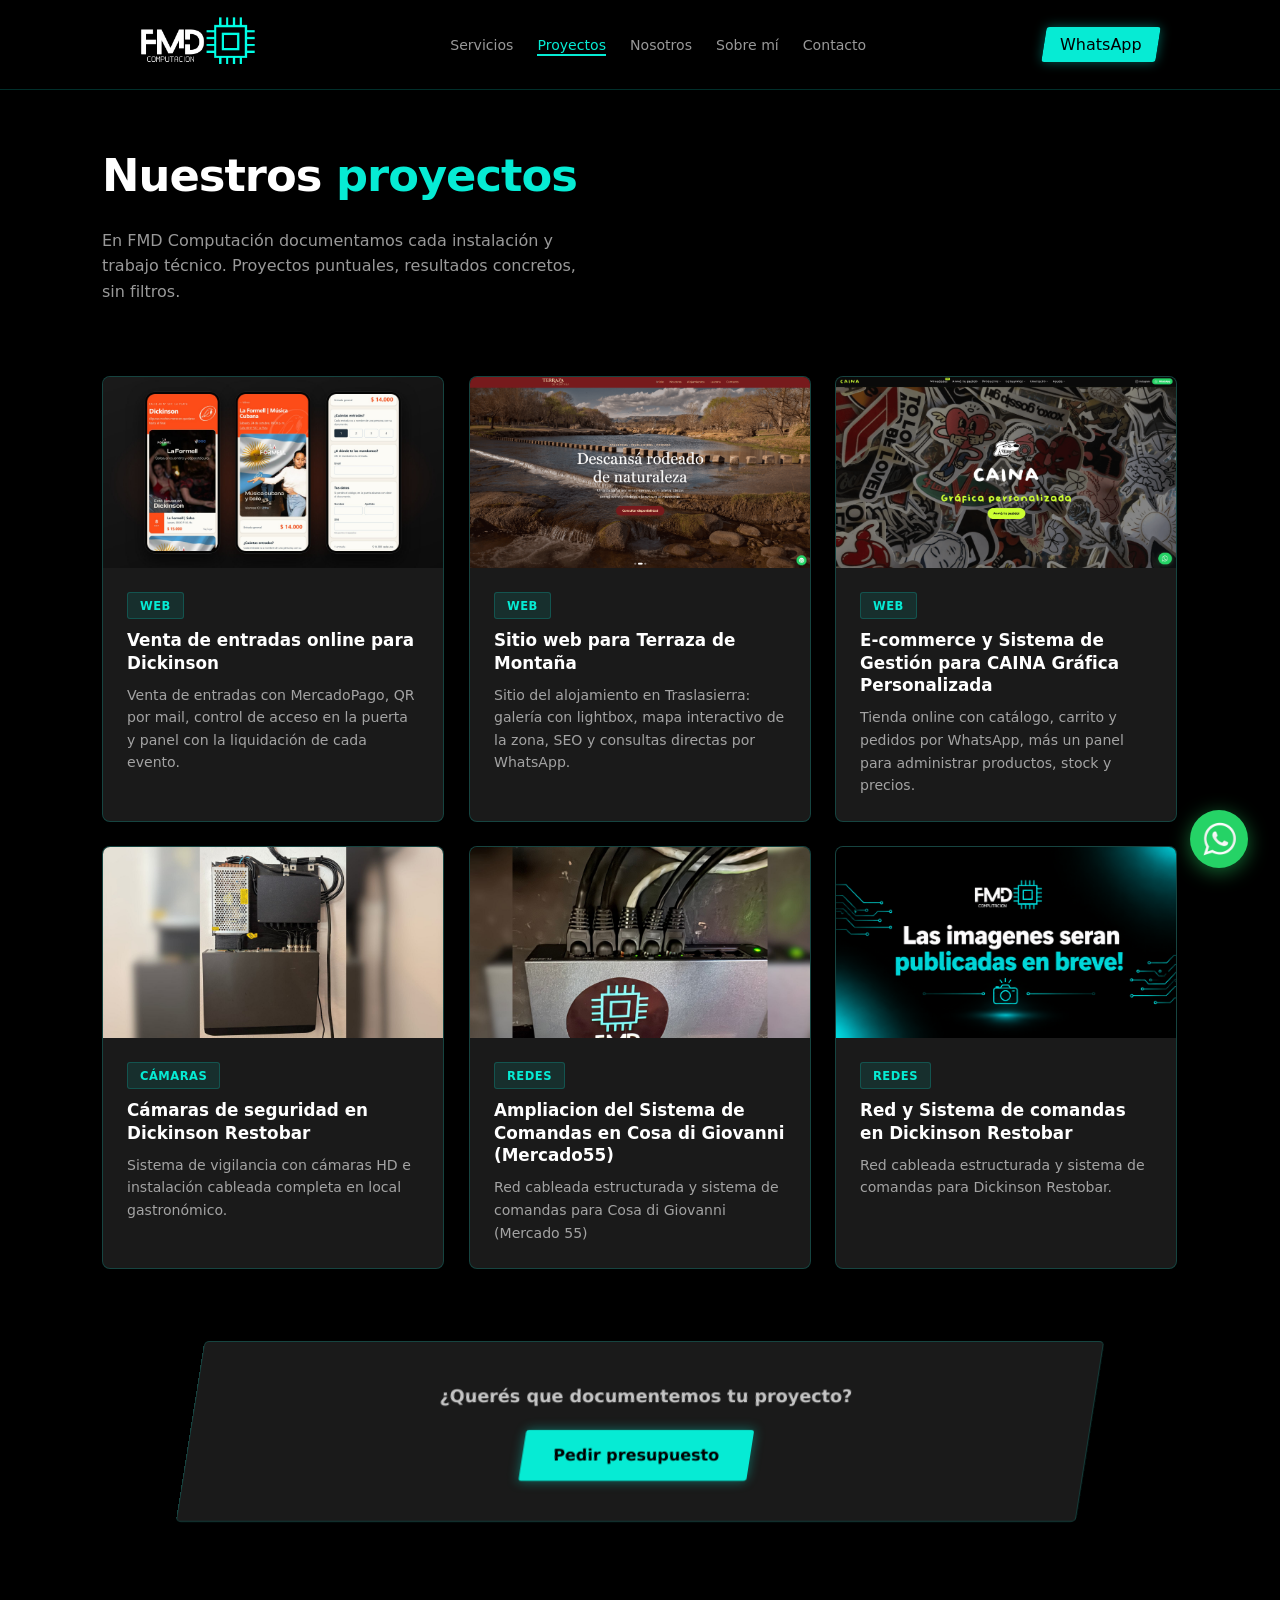
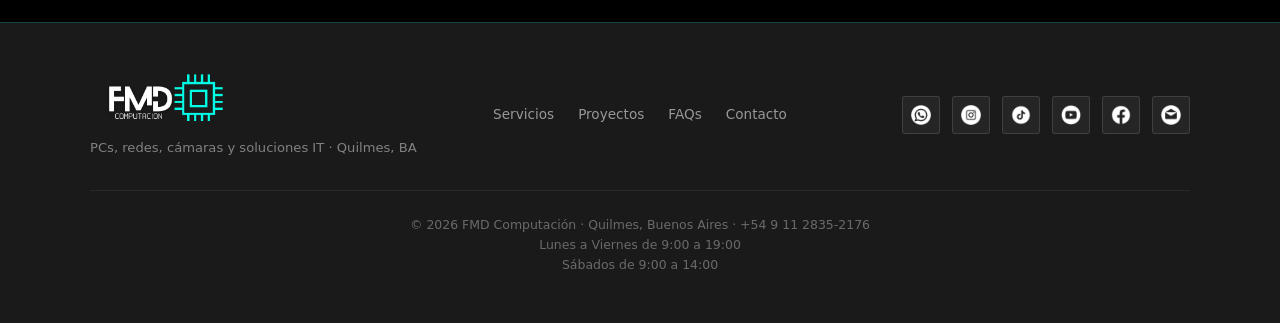
<file: proyectos.html>
<!DOCTYPE html>
<html lang="es">
<head>
    <meta charset="UTF-8">
    <meta name="viewport" content="width=device-width, initial-scale=1.0">
    <title>Proyectos | FMD Computación – Quilmes</title>
    <meta name="description" content="Proyectos técnicos reales de FMD Computación: armados, instalaciones, redes, cámaras y diseño web en Quilmes." />
    <meta name="robots" content="index, follow" />
    <link rel="icon" type="image/x-icon" href="/favicon.ico" />
    <link rel="shortcut icon" href="/favicon.ico" />
    <link rel="stylesheet" href="/css/style.css">
    <link rel="stylesheet" href="/css/proyectos.css">
    <link rel="stylesheet" href="/css/nav.css">
    <link rel="stylesheet" href="/css/animations.css">
    <script src="/js/layout.js"></script>
</head>
<body>

    <!-- NAV (se genera en /js/layout.js) -->
    <script>FMD.nav()</script>

    <!-- PROYECTOS -->
    <section class="page-section">
        <div class="page-header">
            <h1 class="section-title">Nuestros <em>proyectos</em></h1>
            <p class="section-desc">En FMD Computación documentamos cada instalación y trabajo técnico. Proyectos puntuales, resultados concretos, sin filtros.</p>
        </div>

        <div class="projects-grid">

            <a class="project-card" href="/proyectos/venta-de-entradas-online-para-Dickinson/venta-de-entradas-online-para-Dickinson.html">
                <div class="project-thumb">
                    <img loading="lazy" decoding="async" src="/proyectos/venta-de-entradas-online-para-Dickinson/img/1.jpg" alt="" />
                    <div class="project-thumb-overlay"><span>Ver proyecto</span></div>
                </div>
                <div class="project-info">
                    <span class="project-tag">Web</span>
                    <h3>Venta de entradas online para Dickinson</h3>
                    <p>Venta de entradas con MercadoPago, QR por mail, control de acceso en la puerta y panel con la liquidación de cada evento.</p>
                </div>
            </a>

            <a class="project-card" href="/proyectos/sitio-web-para-Terraza-de-Montania/sitio-web-para-Terraza-de-Montania.html">
                <div class="project-thumb">
                    <img loading="lazy" decoding="async" src="/proyectos/sitio-web-para-Terraza-de-Montania/img/1.png" alt="" />
                    <div class="project-thumb-overlay"><span>Ver proyecto</span></div>
                </div>
                <div class="project-info">
                    <span class="project-tag">Web</span>
                    <h3>Sitio web para Terraza de Montaña</h3>
                    <p>Sitio del alojamiento en Traslasierra: galería con lightbox, mapa interactivo de la zona, SEO y consultas directas por WhatsApp.</p>
                </div>
            </a>

            <a class="project-card" href="/proyectos/ecommerce-y-sistema-de-gestion-para-CAINA/ecommerce-y-sistema-de-gestion-para-CAINA.html">
                <div class="project-thumb">
                    <img loading="lazy" decoding="async" src="/proyectos/ecommerce-y-sistema-de-gestion-para-CAINA/img/inicio_desktop.png" alt="" />
                    <div class="project-thumb-overlay"><span>Ver proyecto</span></div>
                </div>
                <div class="project-info">
                    <span class="project-tag">Web</span>
                    <h3>E-commerce y Sistema de Gestión para CAINA Gráfica Personalizada</h3>
                    <p>Tienda online con catálogo, carrito y pedidos por WhatsApp, más un panel para administrar productos, stock y precios.</p>
                </div>
            </a>

            <a class="project-card" href="/proyectos/camaras-de-seguridad-en-Dickinson/camaras-de-seguridad-en-Dickinson-Restobar.html">
                <div class="project-thumb">
                    <img loading="lazy" decoding="async" src="/proyectos/camaras-de-seguridad-en-Dickinson/img/2.jpg" alt="" />
                    <div class="project-thumb-overlay"><span>Ver proyecto</span></div>
                </div>
                <div class="project-info">
                    <span class="project-tag">Cámaras</span>
                    <h3>Cámaras de seguridad en Dickinson Restobar</h3>
                    <p>Sistema de vigilancia con cámaras HD e instalación cableada completa en local gastronómico.</p>
                </div>
            </a>

            <a class="project-card" href="/proyectos/ampliacion-sistema-de-comandas-en-Cosa-di-Giovanni-M55/ampliacion-sistema-de-comandas-en-Cosa-di-Giovanni-M55.html">
                <div class="project-thumb">
                    <img loading="lazy" decoding="async" src="/proyectos/ampliacion-sistema-de-comandas-en-Cosa-di-Giovanni-M55/img/1.jpg" alt="" />
                    <div class="project-thumb-overlay"><span>Ver proyecto</span></div>
                </div>
                <div class="project-info">
                    <span class="project-tag">Redes</span>
                    <h3>Ampliacion del Sistema de Comandas en Cosa di Giovanni (Mercado55)</h3>
                    <p>Red cableada estructurada y sistema de comandas para Cosa di Giovanni (Mercado 55)</p>
                </div>
            </a>

            <a class="project-card" href="/proyectos/red-y-sistema-de-comandas-en-Dickinson/red-y-sistema-de-comandas-en-Dickinson-Restobar.html">
                <div class="project-thumb">
                    <img loading="lazy" decoding="async" src="/proyectos/noImage.png" alt="" />
                    <div class="project-thumb-overlay"><span>Ver proyecto</span></div>
                </div>
                <div class="project-info">
                    <span class="project-tag">Redes</span>
                    <h3>Red y Sistema de comandas en Dickinson Restobar</h3>
                    <p>Red cableada estructurada y sistema de comandas para Dickinson Restobar.</p>
                </div>
            </a>

        </div>

        <!-- CTA FINAL -->
        <div class="cta-panel">
            <p>¿Querés que documentemos tu proyecto?</p>
            <a href="https://wa.me/5491128352176?text=Hola%20Franco!%20Vi%20los%20proyectos%20y%20quiero%20algo%20parecido%20para" target="_blank" rel="noopener" class="btn-primary"><span>Pedir presupuesto</span></a>
        </div>

    </section>

    <!-- FOOTER + FLOAT DE WHATSAPP (se generan en /js/layout.js) -->
    <script>FMD.footer()</script>

    <script src="/js/reveal.js"></script>

</body>
</html>
</file>
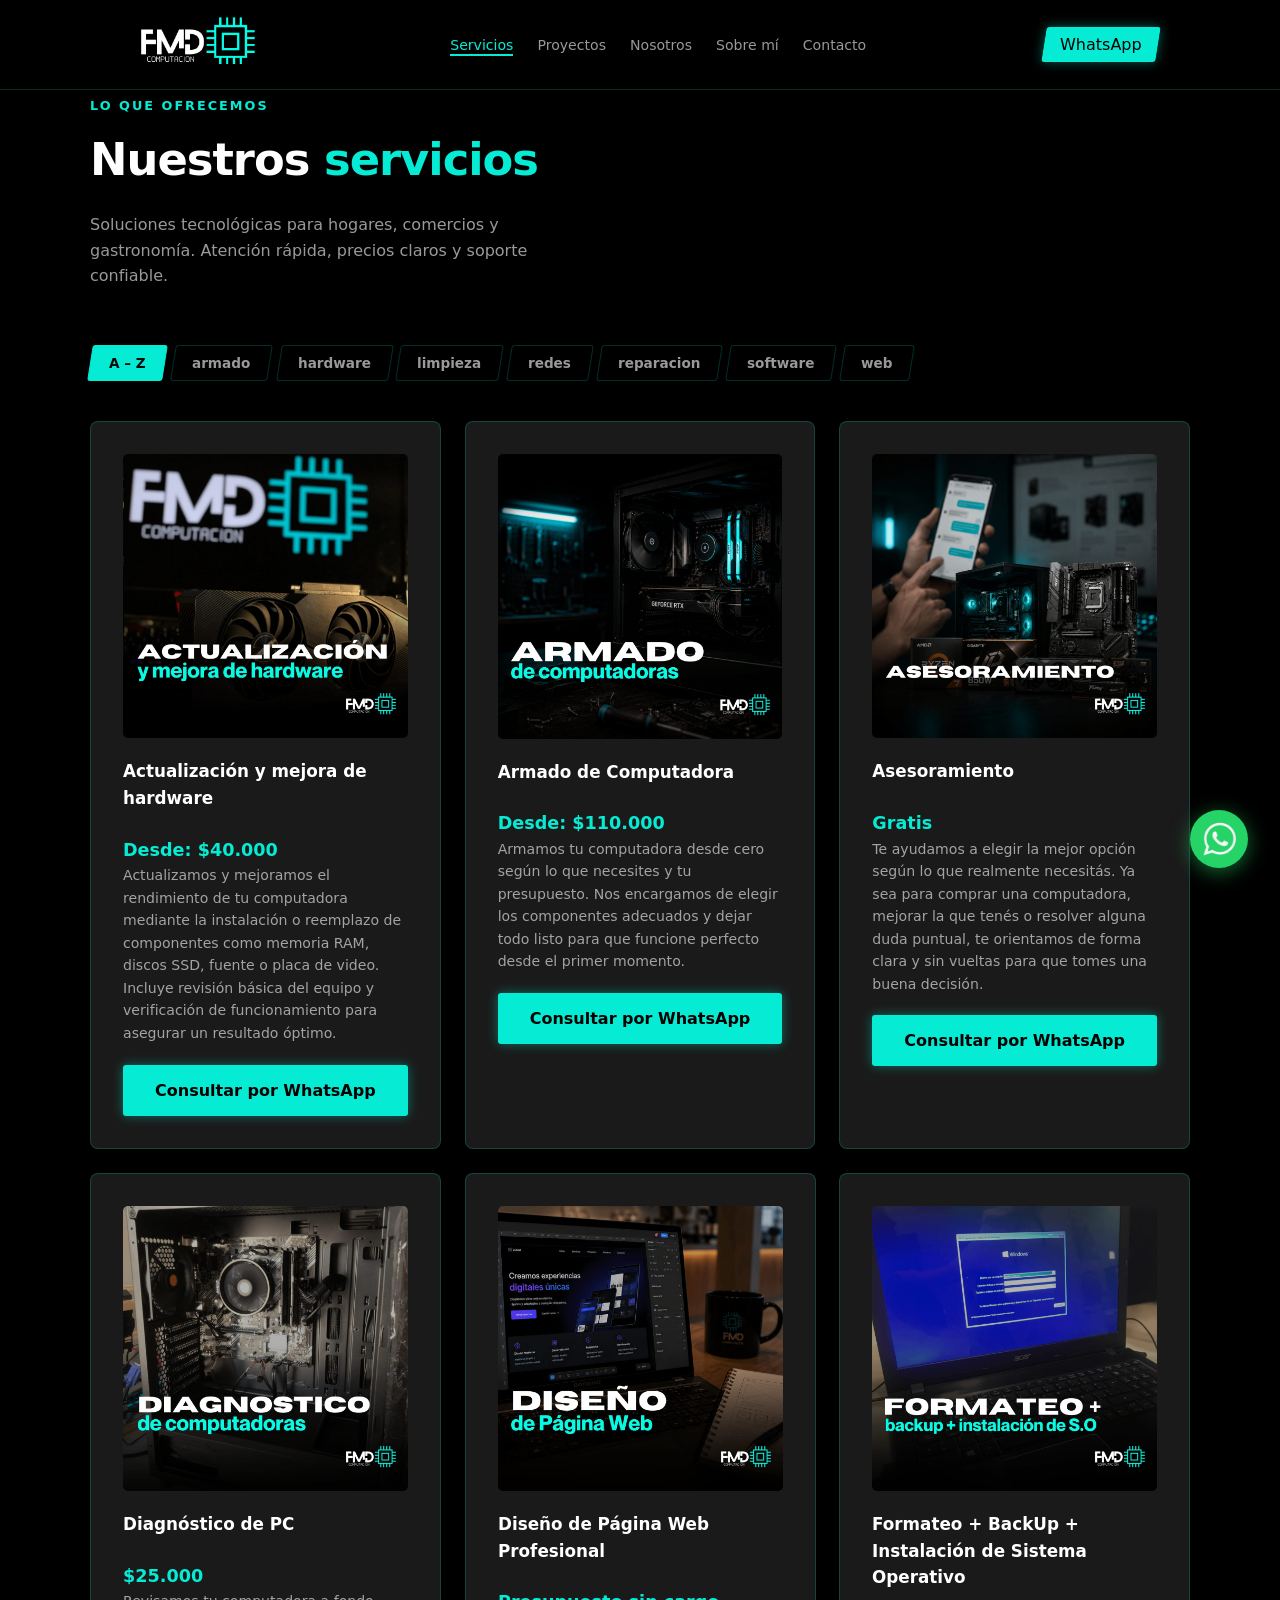
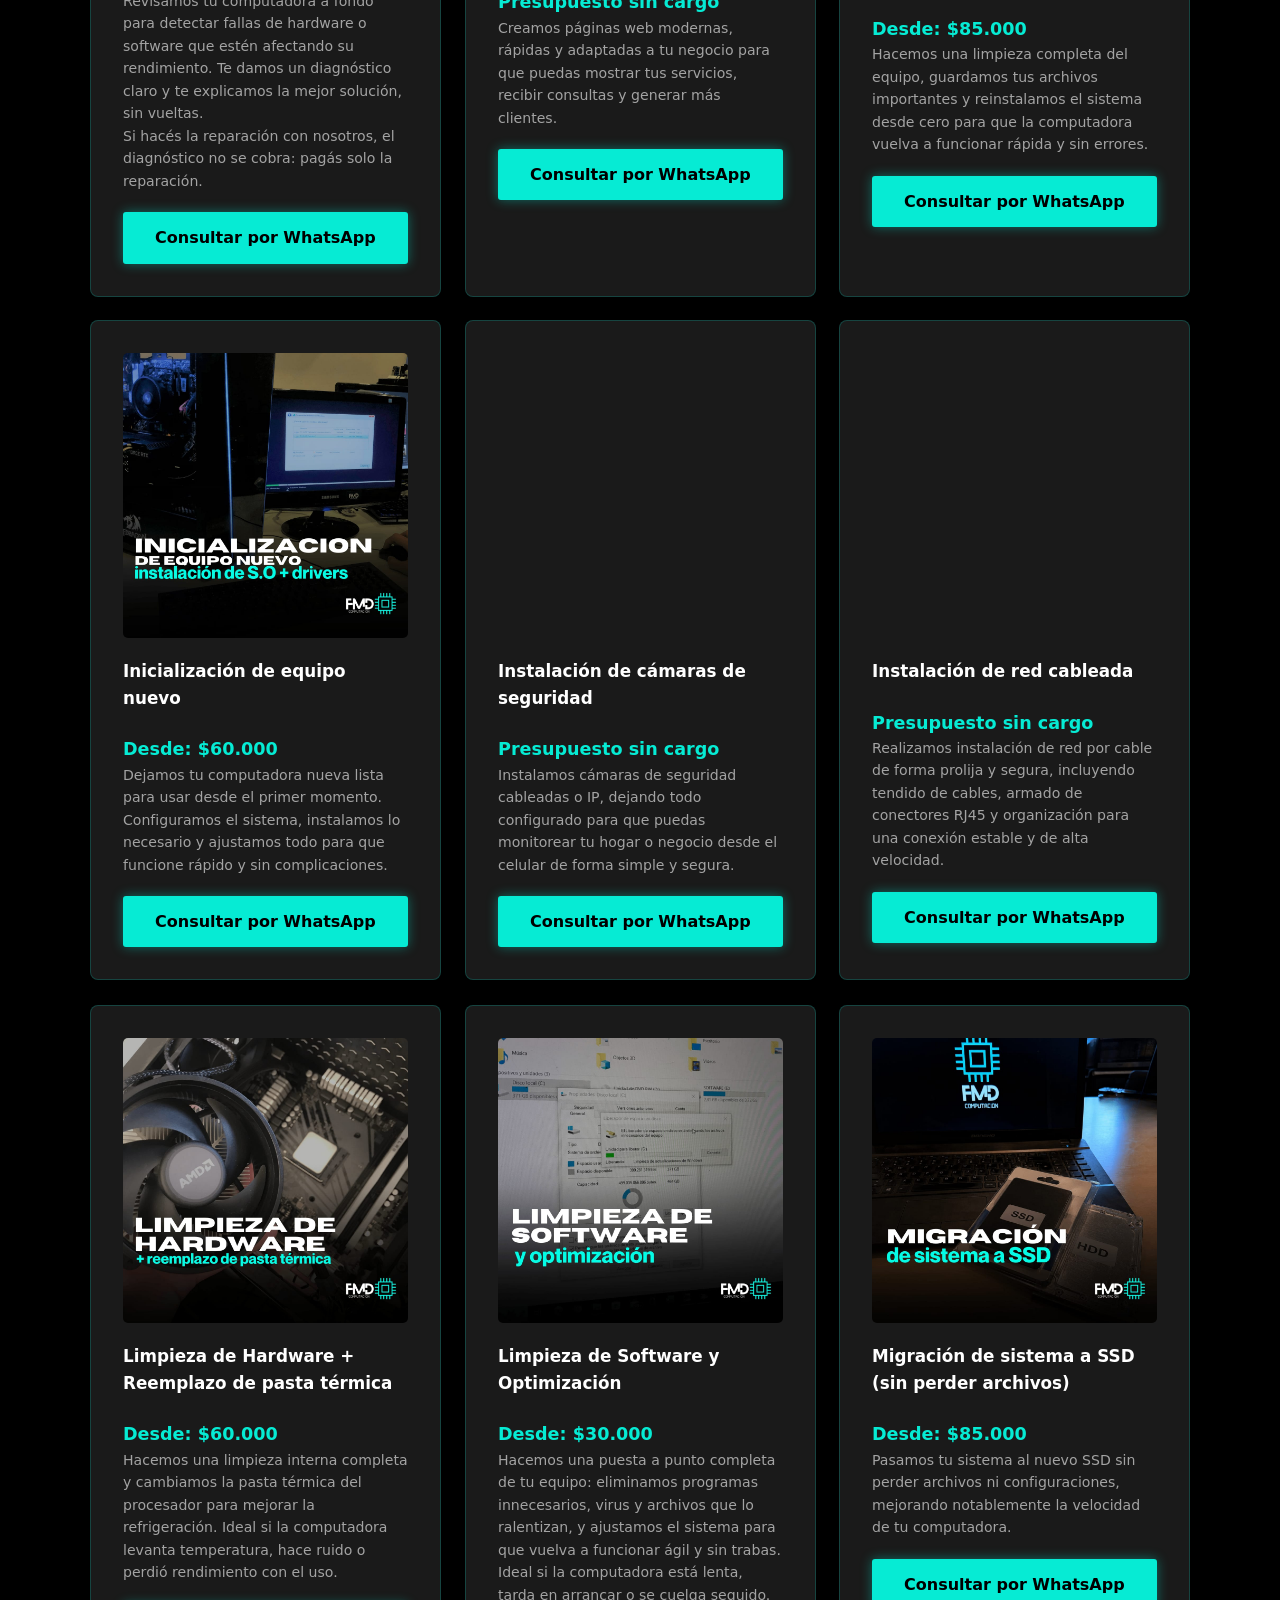
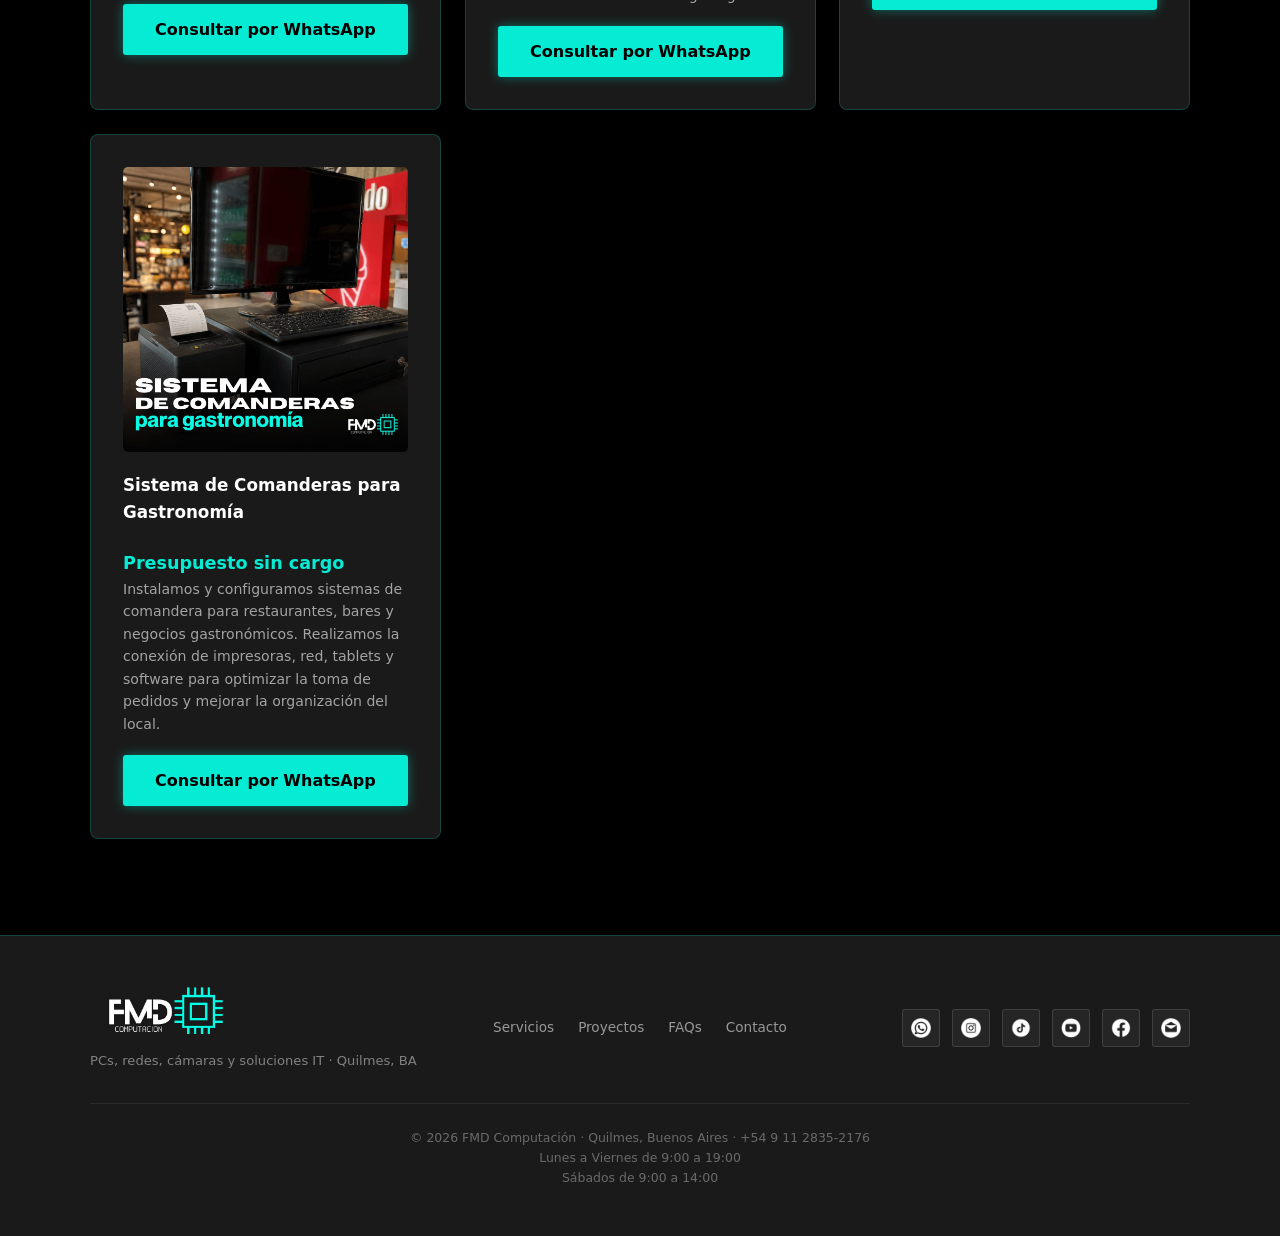
<file: servicios.html>
<!DOCTYPE html>
<html lang="es">
    <head>
      <meta charset="UTF-8" />
      <meta name="viewport" content="width=device-width, initial-scale=1.0" />
      <title>Servicios | FMD Computación – Quilmes</title>
      <meta name="description" content="Todos los servicios técnicos de FMD Computación en Quilmes. Reparación, mantenimiento, armado y más. Precios claros, sin sorpresas." />
      <meta name="robots" content="index, follow" />
      <link rel="icon" type="image/x-icon" href="/favicon.ico" />
      <link rel="shortcut icon" href="/favicon.ico" />
      <link rel="stylesheet" href="/css/style.css">
      <link rel="stylesheet" href="/css/index.css">
      <link rel="stylesheet" href="/css/servicios.css">
      <link rel="stylesheet" href="/css/nav.css">
      <link rel="stylesheet" href="/css/animations.css">
      <script src="/js/layout.js"></script>
    </head>
    <body>
      <!-- NAV (se genera en /js/layout.js) -->
      <script>FMD.nav()</script>

      <!-- SERVICIOS -->
      <section id="servicios">
        <div class="container">
          <div class="section-head">
            <div class="section-label">Lo que ofrecemos</div>
            <h1 class="section-title">Nuestros <em>servicios</em></h1>
            <p class="section-desc">Soluciones tecnológicas para hogares, comercios y gastronomía.
                Atención rápida, precios claros y soporte confiable.</p>
          </div>
          <div id="filtros-bar" class="filtros-bar">
            <button class="filtro-btn active" data-cat="az"><span>A – Z</span></button>
            <button class="filtro-btn" data-cat="armado"><span>armado</span></button>
            <button class="filtro-btn" data-cat="hardware"><span>hardware</span></button>
            <button class="filtro-btn" data-cat="limpieza"><span>limpieza</span></button>
            <button class="filtro-btn" data-cat="redes"><span>redes</span></button>
            <button class="filtro-btn" data-cat="reparacion"><span>reparacion</span></button>
            <button class="filtro-btn" data-cat="software"><span>software</span></button>
            <button class="filtro-btn" data-cat="web"><span>web</span></button>
          </div>
          <div id="servicios-container">
            <div class="services-grid">
        <div class="service-card" data-cat="hardware" data-titulo="Actualización y mejora de hardware" onclick="this.classList.toggle('open')">
            <img loading="eager" fetchpriority="high" decoding="async" width="1080" height="1080" src="/assets/img-services/ACTUALIZACIÓN.jpg" alt="Actualización y mejora de hardware" />
            <div class="service-body">
                <div class="service-summary">
                    <h3>Actualización y mejora de hardware</h3>
                    <span class="service-price">Desde: $40.000</span>
                </div>
                <div class="service-details">
                    <p>Actualizamos y mejoramos el rendimiento de tu computadora mediante la instalación o reemplazo de componentes como memoria RAM, discos SSD, fuente o placa de video. Incluye revisión básica del equipo y verificación de funcionamiento para asegurar un resultado óptimo.</p>
                    <a href="https://wa.me/5491128352176?text=Hola%20Franco!%20Vengo%20por%20la%20actualizaci%C3%B3n%20de%20hardware.%20Lo%20que%20necesito%20es" target="_blank" class="btn-primary btn-block" onclick="event.stopPropagation()">
                        Consultar por WhatsApp
                    </a>
                </div>
            </div>
        </div>
        <div class="service-card" data-cat="armado" data-titulo="Armado de Computadora" onclick="this.classList.toggle('open')">
            <img loading="eager" fetchpriority="auto" decoding="async" width="1080" height="1080" src="/assets/img-services/ARMADO.jpg" alt="Armado de Computadora" />
            <div class="service-body">
                <div class="service-summary">
                    <h3>Armado de Computadora</h3>
                    <span class="service-price">Desde: $110.000</span>
                </div>
                <div class="service-details">
                    <p>Armamos tu computadora desde cero según lo que necesites y tu presupuesto. Nos encargamos de elegir los componentes adecuados y dejar todo listo para que funcione perfecto desde el primer momento.</p>
                    <a href="https://wa.me/5491128352176?text=Hola%20Franco!%20Vengo%20por%20el%20armado%20de%20una%20PC.%20Lo%20que%20necesito%20es" target="_blank" class="btn-primary btn-block" onclick="event.stopPropagation()">
                        Consultar por WhatsApp
                    </a>
                </div>
            </div>
        </div>
        <div class="service-card" data-cat="armado" data-titulo="Asesoramiento" onclick="this.classList.toggle('open')">
            <img loading="eager" fetchpriority="auto" decoding="async" width="1080" height="1080" src="/assets/img-services/ASESORAMIENTO.jpg" alt="Asesoramiento" />
            <div class="service-body">
                <div class="service-summary">
                    <h3>Asesoramiento</h3>
                    <span class="service-price">Gratis</span>
                </div>
                <div class="service-details">
                    <p>Te ayudamos a elegir la mejor opción según lo que realmente necesitás. Ya sea para comprar una computadora, mejorar la que tenés o resolver alguna duda puntual, te orientamos de forma clara y sin vueltas para que tomes una buena decisión.</p>
                    <a href="https://wa.me/5491128352176?text=Hola%20Franco!%20Vengo%20por%20asesoramiento.%20Lo%20que%20necesito%20es" target="_blank" class="btn-primary btn-block" onclick="event.stopPropagation()">
                        Consultar por WhatsApp
                    </a>
                </div>
            </div>
        </div>
        <div class="service-card" data-cat="reparacion" data-titulo="Diagnóstico de PC" onclick="this.classList.toggle('open')">
            <img loading="lazy" decoding="async" width="1080" height="1080" src="/assets/img-services/DIAGNOSTICO.jpg" alt="Diagnóstico de PC" />
            <div class="service-body">
                <div class="service-summary">
                    <h3>Diagnóstico de PC</h3>
                    <span class="service-price">$25.000</span>
                </div>
                <div class="service-details">
                    <p>Revisamos tu computadora a fondo para detectar fallas de hardware o software que estén afectando su rendimiento. Te damos un diagnóstico claro y te explicamos la mejor solución, sin vueltas.</p>
                    <p>Si hacés la reparación con nosotros, el diagnóstico no se cobra: pagás solo la reparación.</p>
                    <a href="https://wa.me/5491128352176?text=Hola%20Franco!%20Vengo%20por%20el%20diagn%C3%B3stico%20de%20mi%20PC.%20Lo%20que%20me%20pasa%20es%20que" target="_blank" class="btn-primary btn-block" onclick="event.stopPropagation()">
                        Consultar por WhatsApp
                    </a>
                </div>
            </div>
        </div>
        <div class="service-card" data-cat="web" data-titulo="Diseño de Página Web Profesional" onclick="this.classList.toggle('open')">
            <img loading="lazy" decoding="async" width="1080" height="1080" src="/assets/img-services/DISEÑO WEB.jpg" alt="Diseño de Página Web Profesional" />
            <div class="service-body">
                <div class="service-summary">
                    <h3>Diseño de Página Web Profesional</h3>
                    <span class="service-price">Presupuesto sin cargo</span>
                </div>
                <div class="service-details">
                    <p>Creamos páginas web modernas, rápidas y adaptadas a tu negocio para que puedas mostrar tus servicios, recibir consultas y generar más clientes.</p>
                    <a href="https://wa.me/5491128352176?text=Hola%20Franco!%20Vengo%20por%20el%20dise%C3%B1o%20de%20una%20p%C3%A1gina%20web.%20Lo%20que%20necesito%20es" target="_blank" class="btn-primary btn-block" onclick="event.stopPropagation()">
                        Consultar por WhatsApp
                    </a>
                </div>
            </div>
        </div>
        <div class="service-card" data-cat="software" data-titulo="Formateo + BackUp + Instalación de Sistema Operativo" onclick="this.classList.toggle('open')">
            <img loading="lazy" decoding="async" width="1080" height="1080" src="/assets/img-services/FORMATEO.jpg" alt="Formateo + BackUp + Instalación de Sistema Operativo" />
            <div class="service-body">
                <div class="service-summary">
                    <h3>Formateo + BackUp + Instalación de Sistema Operativo</h3>
                    <span class="service-price">Desde: $85.000</span>
                </div>
                <div class="service-details">
                    <p>Hacemos una limpieza completa del equipo, guardamos tus archivos importantes y reinstalamos el sistema desde cero para que la computadora vuelva a funcionar rápida y sin errores.</p>
                    <a href="https://wa.me/5491128352176?text=Hola%20Franco!%20Vengo%20por%20el%20formateo%20con%20backup.%20Lo%20que%20me%20pasa%20es%20que" target="_blank" class="btn-primary btn-block" onclick="event.stopPropagation()">
                        Consultar por WhatsApp
                    </a>
                </div>
            </div>
        </div>
        <div class="service-card" data-cat="software" data-titulo="Inicialización de equipo nuevo" onclick="this.classList.toggle('open')">
            <img loading="lazy" decoding="async" width="1080" height="1080" src="/assets/img-services/INICIALIZACION.jpg" alt="Inicialización de equipo nuevo" />
            <div class="service-body">
                <div class="service-summary">
                    <h3>Inicialización de equipo nuevo</h3>
                    <span class="service-price">Desde: $60.000</span>
                </div>
                <div class="service-details">
                    <p>Dejamos tu computadora nueva lista para usar desde el primer momento. Configuramos el sistema, instalamos lo necesario y ajustamos todo para que funcione rápido y sin complicaciones.</p>
                    <a href="https://wa.me/5491128352176?text=Hola%20Franco!%20Vengo%20por%20la%20inicializaci%C3%B3n%20de%20un%20equipo%20nuevo.%20Lo%20que%20necesito%20es" target="_blank" class="btn-primary btn-block" onclick="event.stopPropagation()">
                        Consultar por WhatsApp
                    </a>
                </div>
            </div>
        </div>
        <div class="service-card" data-cat="redes" data-titulo="Instalación de cámaras de seguridad" onclick="this.classList.toggle('open')">
            <img loading="lazy" decoding="async" width="1080" height="1080" src="/assets/img-services/CAMARAS.jpg" alt="Instalación de cámaras de seguridad" />
            <div class="service-body">
                <div class="service-summary">
                    <h3>Instalación de cámaras de seguridad</h3>
                    <span class="service-price">Presupuesto sin cargo</span>
                </div>
                <div class="service-details">
                    <p>Instalamos cámaras de seguridad cableadas o IP, dejando todo configurado para que puedas monitorear tu hogar o negocio desde el celular de forma simple y segura.</p>
                    <a href="https://wa.me/5491128352176?text=Hola%20Franco!%20Vengo%20por%20la%20instalaci%C3%B3n%20de%20c%C3%A1maras.%20Lo%20que%20necesito%20es" target="_blank" class="btn-primary btn-block" onclick="event.stopPropagation()">
                        Consultar por WhatsApp
                    </a>
                </div>
            </div>
        </div>
        <div class="service-card" data-cat="redes" data-titulo="Instalación de red cableada" onclick="this.classList.toggle('open')">
            <img loading="lazy" decoding="async" width="1080" height="1080" src="/assets/img-services/RED CABLEADA.jpg" alt="Instalación de red cableada" />
            <div class="service-body">
                <div class="service-summary">
                    <h3>Instalación de red cableada</h3>
                    <span class="service-price">Presupuesto sin cargo</span>
                </div>
                <div class="service-details">
                    <p>Realizamos instalación de red por cable de forma prolija y segura, incluyendo tendido de cables, armado de conectores RJ45 y organización para una conexión estable y de alta velocidad.</p>
                    <a href="https://wa.me/5491128352176?text=Hola%20Franco!%20Vengo%20por%20la%20instalaci%C3%B3n%20de%20red%20cableada.%20Lo%20que%20necesito%20es" target="_blank" class="btn-primary btn-block" onclick="event.stopPropagation()">
                        Consultar por WhatsApp
                    </a>
                </div>
            </div>
        </div>
        <div class="service-card" data-cat="limpieza" data-titulo="Limpieza de Hardware + Reemplazo de pasta térmica" onclick="this.classList.toggle('open')">
            <img loading="lazy" decoding="async" width="1080" height="1080" src="/assets/img-services/LIMPIEZA HARDWARE.jpg" alt="Limpieza de Hardware + Reemplazo de pasta térmica" />
            <div class="service-body">
                <div class="service-summary">
                    <h3>Limpieza de Hardware + Reemplazo de pasta térmica</h3>
                    <span class="service-price">Desde: $60.000</span>
                </div>
                <div class="service-details">
                    <p>Hacemos una limpieza interna completa y cambiamos la pasta térmica del procesador para mejorar la refrigeración. Ideal si la computadora levanta temperatura, hace ruido o perdió rendimiento con el uso.</p>
                    <a href="https://wa.me/5491128352176?text=Hola%20Franco!%20Vengo%20por%20la%20limpieza%20de%20hardware.%20Lo%20que%20me%20pasa%20es%20que" target="_blank" class="btn-primary btn-block" onclick="event.stopPropagation()">
                        Consultar por WhatsApp
                    </a>
                </div>
            </div>
        </div>
        <div class="service-card" data-cat="software" data-titulo="Limpieza de Software y Optimización" onclick="this.classList.toggle('open')">
            <img loading="lazy" decoding="async" width="1080" height="1080" src="/assets/img-services/LIMPIEZA SOFTWARE.jpg" alt="Limpieza de Software y Optimización" />
            <div class="service-body">
                <div class="service-summary">
                    <h3>Limpieza de Software y Optimización</h3>
                    <span class="service-price">Desde: $30.000</span>
                </div>
                <div class="service-details">
                    <p>Hacemos una puesta a punto completa de tu equipo: eliminamos programas innecesarios, virus y archivos que lo ralentizan, y ajustamos el sistema para que vuelva a funcionar ágil y sin trabas. Ideal si la computadora está lenta, tarda en arrancar o se cuelga seguido.</p>
                    <a href="https://wa.me/5491128352176?text=Hola%20Franco!%20Vengo%20por%20la%20limpieza%20de%20software.%20Lo%20que%20me%20pasa%20es%20que" target="_blank" class="btn-primary btn-block" onclick="event.stopPropagation()">
                        Consultar por WhatsApp
                    </a>
                </div>
            </div>
        </div>
        <div class="service-card" data-cat="software" data-titulo="Migración de sistema a SSD (sin perder archivos)" onclick="this.classList.toggle('open')">
            <img loading="lazy" decoding="async" width="1080" height="1080" src="/assets/img-services/MIGRACIÓN.jpg" alt="Migración de sistema a SSD (sin perder archivos)" />
            <div class="service-body">
                <div class="service-summary">
                    <h3>Migración de sistema a SSD (sin perder archivos)</h3>
                    <span class="service-price">Desde: $85.000</span>
                </div>
                <div class="service-details">
                    <p>Pasamos tu sistema al nuevo SSD sin perder archivos ni configuraciones, mejorando notablemente la velocidad de tu computadora.</p>
                    <a href="https://wa.me/5491128352176?text=Hola%20Franco!%20Vengo%20por%20la%20migraci%C3%B3n%20a%20SSD.%20Lo%20que%20necesito%20es" target="_blank" class="btn-primary btn-block" onclick="event.stopPropagation()">
                        Consultar por WhatsApp
                    </a>
                </div>
            </div>
        </div>
        <div class="service-card" data-cat="redes" data-titulo="Sistema de Comanderas para Gastronomía" onclick="this.classList.toggle('open')">
            <img loading="lazy" decoding="async" width="1080" height="1080" src="/assets/img-services/COMANDERAS.jpg" alt="Sistema de Comanderas para Gastronomía" />
            <div class="service-body">
                <div class="service-summary">
                    <h3>Sistema de Comanderas para Gastronomía</h3>
                    <span class="service-price">Presupuesto sin cargo</span>
                </div>
                <div class="service-details">
                    <p>Instalamos y configuramos sistemas de comandera para restaurantes, bares y negocios gastronómicos. Realizamos la conexión de impresoras, red, tablets y software para optimizar la toma de pedidos y mejorar la organización del local.</p>
                    <a href="https://wa.me/5491128352176?text=Hola%20Franco!%20Vengo%20por%20el%20sistema%20de%20comanderas.%20Lo%20que%20necesito%20es" target="_blank" class="btn-primary btn-block" onclick="event.stopPropagation()">
                        Consultar por WhatsApp
                    </a>
                </div>
            </div>
        </div>
            </div>
          </div>
        </div>
      </section>

      <!-- FOOTER + FLOAT DE WHATSAPP (se generan en /js/layout.js) -->
      <script>FMD.footer()</script>

      <!-- Scripts -->
      <script src="/js/servicios.js"></script>
      <script src="/js/reveal.js"></script>

  </body>
</html>
</file>
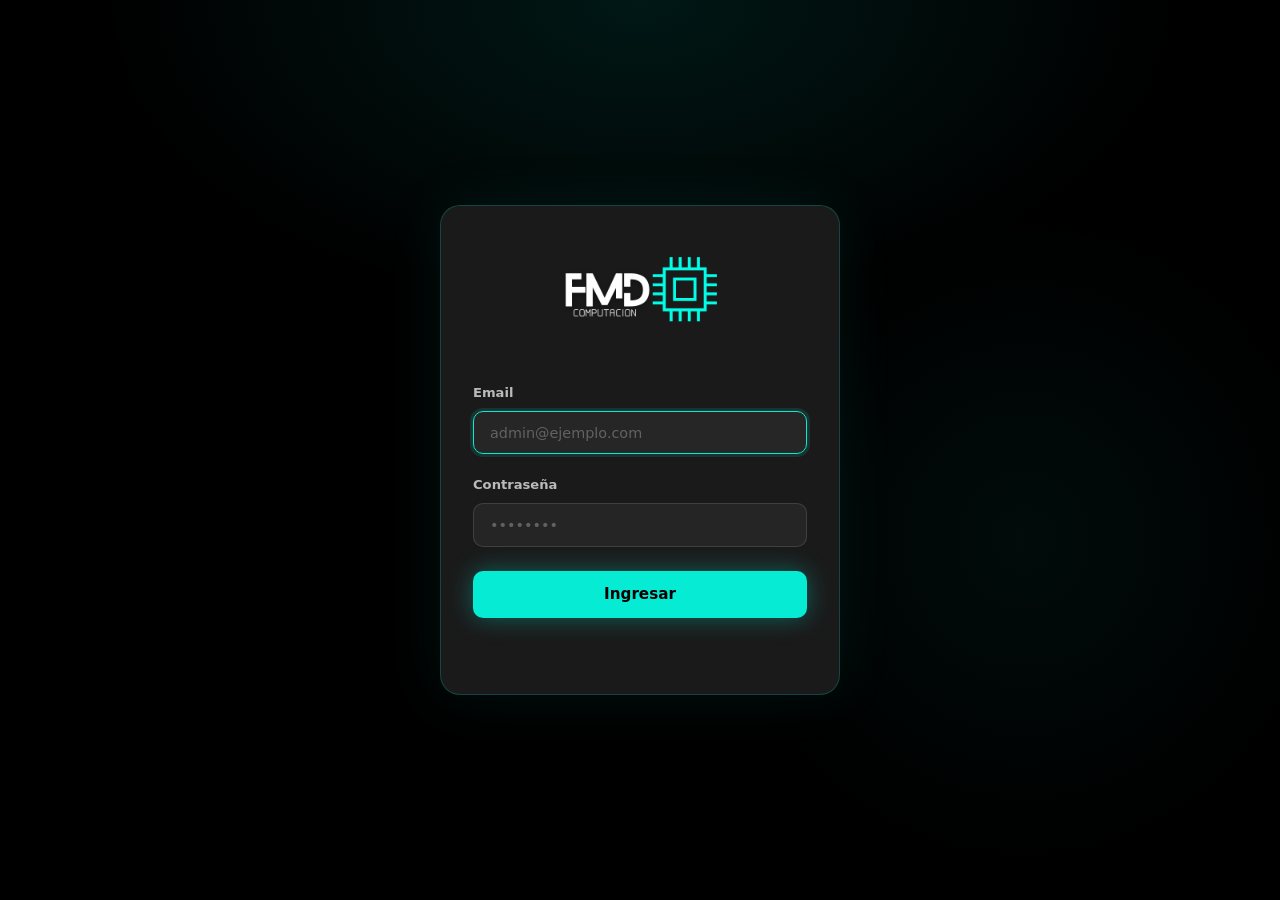
<file: admin/login.html>
<!DOCTYPE html>
<html lang="es">
<head>
    <meta charset="UTF-8">
    <meta name="viewport" content="width=device-width, initial-scale=1.0">
    <title>Admin – FMD Computación</title>
    <link rel="icon" type="image/x-icon" href="/favicon.ico">
    <link rel="stylesheet" href="css/admin.css">
</head>
<body>
    <div class="login-page">
        <div class="login-card">
            <div class="login-logo">
                <img loading="eager" decoding="async" fetchpriority="high" src="../assets/navIcon.png" alt="FMD Computación">
            </div>
            <form id="login-form">
                <div class="form-group">
                    <label for="email">Email</label>
                    <input type="email" id="email" name="email" placeholder="admin@ejemplo.com" required autofocus>
                </div>
                <div class="form-group">
                    <label for="password">Contraseña</label>
                    <input type="password" id="password" name="password" placeholder="••••••••" required>
                </div>
                <button type="submit">Ingresar</button>
            </form>
            <div id="error-message" class="error-message"></div>
        </div>
    </div>

    <script type="module" src="js/auth.js"></script>
</body>
</html>
</file>
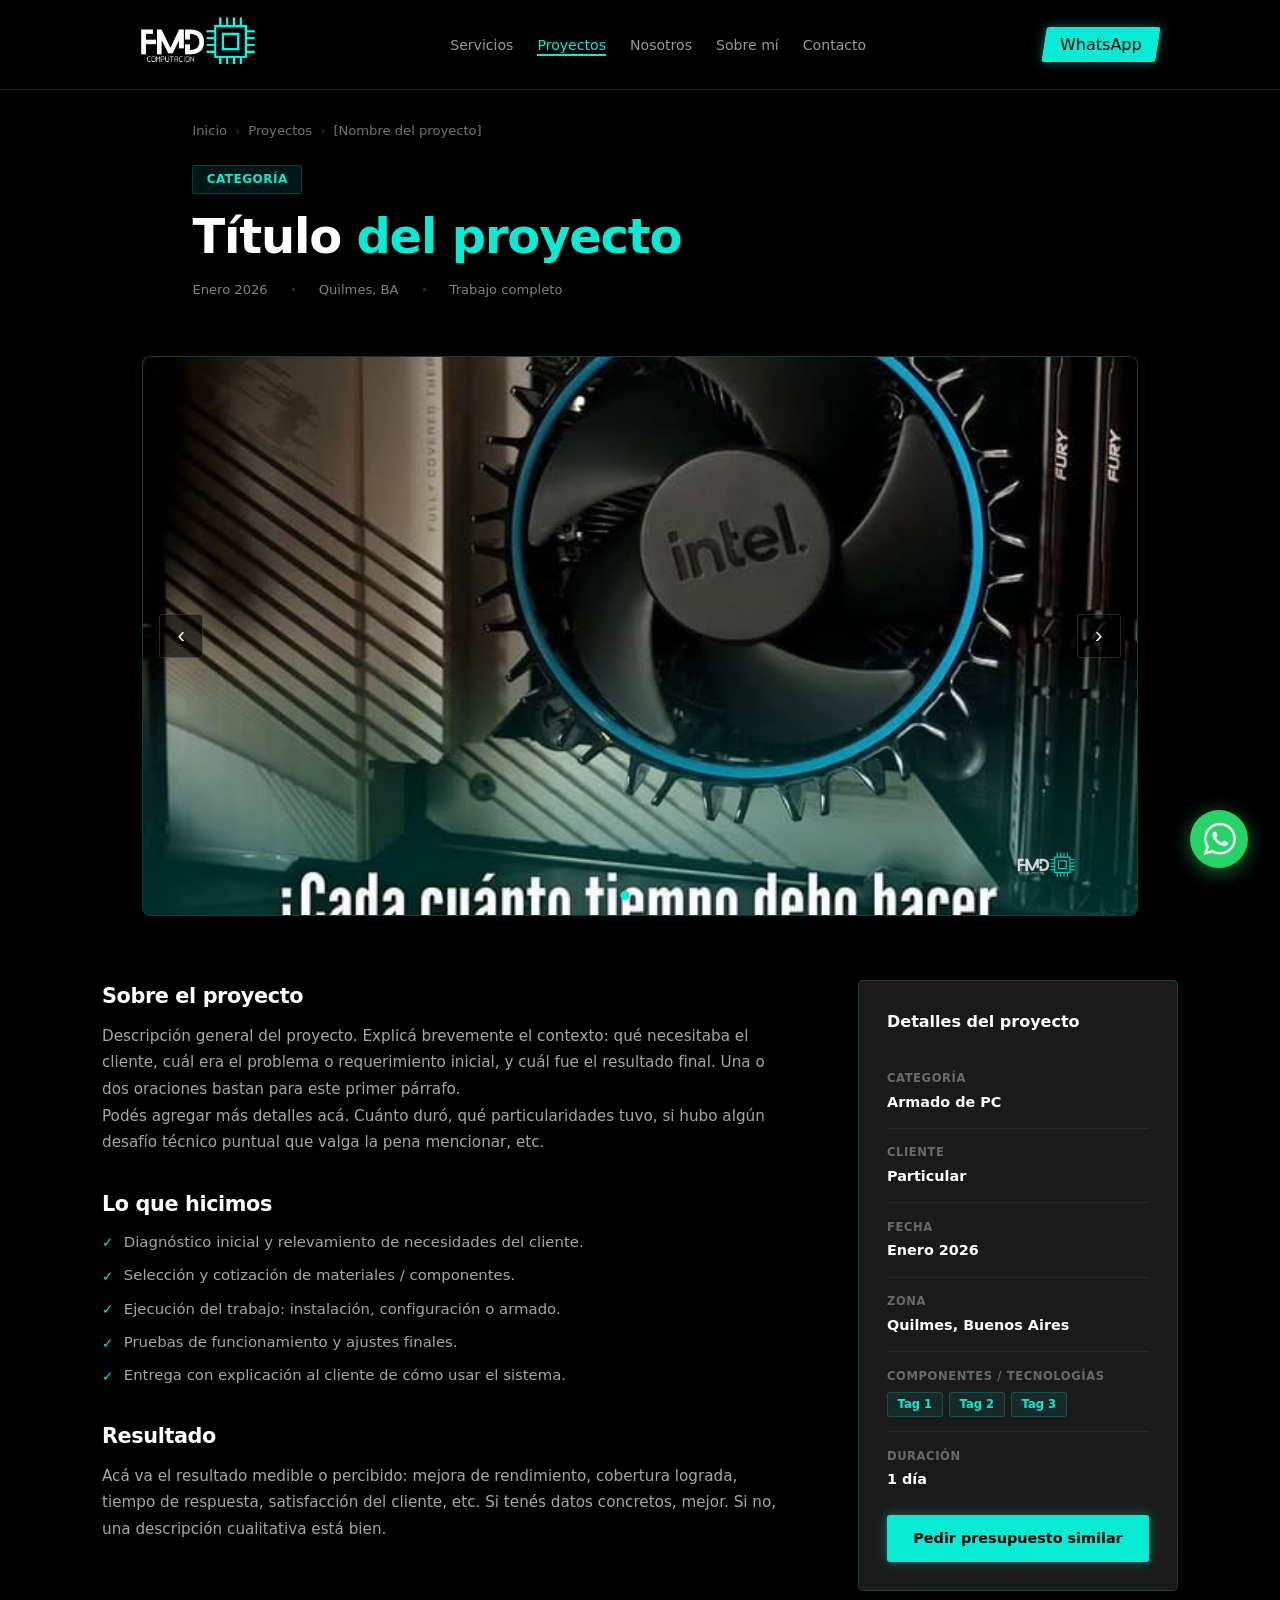
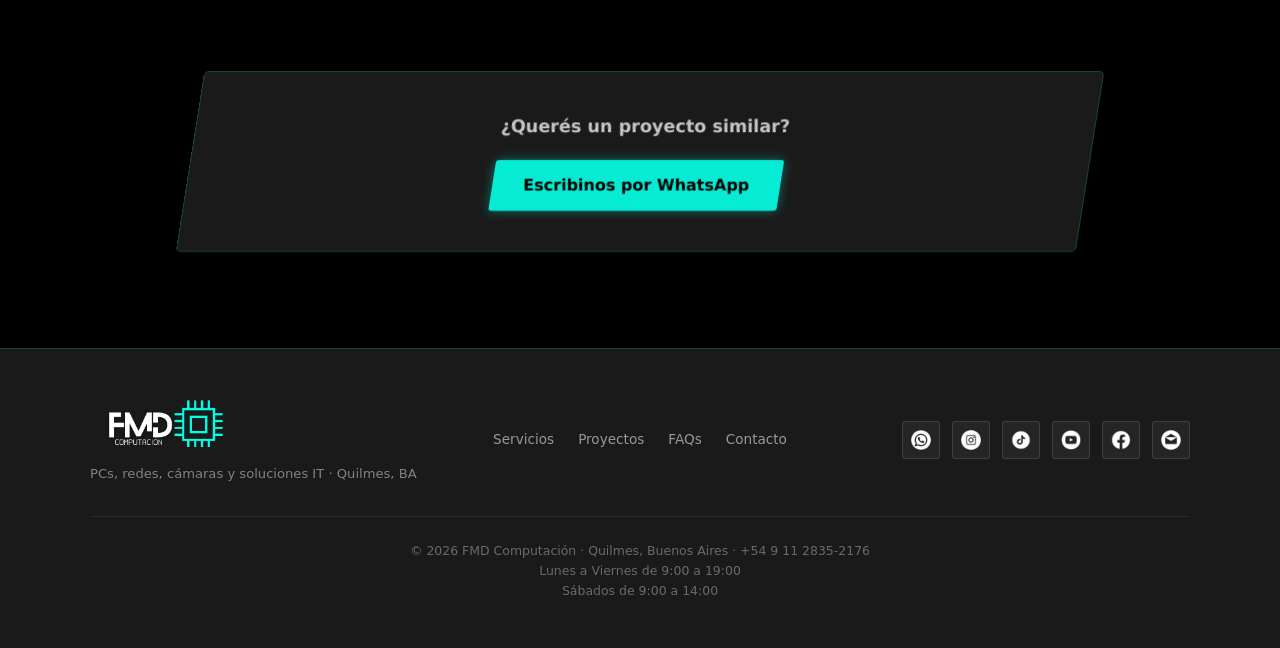
<file: proyectos/template.html>
<!DOCTYPE html>
<html lang="es">
<head>
    <meta charset="UTF-8">
    <meta name="viewport" content="width=device-width, initial-scale=1.0">

    <!-- ══ EDITAR: título de la pestaña ══ -->
    <title>[Nombre del proyecto] | FMD Computación</title>
    <meta name="description" content="[Descripción breve del proyecto para SEO — 1 oración, máx. 155 caracteres]" />
    <meta name="robots" content="index, follow" />

    <link rel="icon" type="image/x-icon" href="/favicon.ico" />
    <link rel="shortcut icon" href="/favicon.ico" />
    <link rel="stylesheet" href="/css/style.css">
    <link rel="stylesheet" href="/css/nav.css">
    <link rel="stylesheet" href="/css/proyecto.css">
    <link rel="stylesheet" href="/css/animations.css">
    <script src="/js/layout.js"></script>
</head>
<body>

<!-- NAV (se genera en /js/layout.js) -->
<script>FMD.nav()</script>


<!-- HERO  — encabezado del proyecto -->
<header class="proyecto-hero">

    <!-- ══ EDITAR: solo el último span, con el nombre del proyecto ══ -->
    <nav class="proyecto-breadcrumb" aria-label="Ruta de navegación">
        <a href="/index.html">Inicio</a>
        <span>›</span>
        <a href="/proyectos.html">Proyectos</a>
        <span>›</span>
        <span aria-current="page">[Nombre del proyecto]</span>
    </nav>

    <!-- ══ EDITAR: categoría (ej: Armado · Redes · Reparación · Seguridad · Web) ══ -->
    <div class="proyecto-tag">Categoría</div>

    <!-- ══ EDITAR: título principal ══ -->
    <h1>Título <em>del proyecto</em></h1>

    <!-- Meta info debajo del título -->
    <div class="proyecto-meta">
        <!-- ══ EDITAR: mes y año ══ -->
        <div class="proyecto-meta-item">Enero 2026</div>
        <div class="proyecto-meta-dot"></div>
        <!-- ══ EDITAR: categoría repetida o cliente ══ -->
        <div class="proyecto-meta-item">Quilmes, BA</div>
        <div class="proyecto-meta-dot"></div>
        <!-- ══ EDITAR: tipo de trabajo ══ -->
        <div class="proyecto-meta-item">Trabajo completo</div>
    </div>

</header>


<!-- CARRUSEL DE IMÁGENES -->
<div class="carousel-section">
    <div class="carousel" id="carousel">

        <div class="carousel-track" id="carousel-track">

            <!-- ══ EDITAR: reemplazá cada <img loading="lazy" decoding="async"> con las fotos reales del proyecto.
                 Podés agregar o quitar slides según la cantidad de imágenes.
                 Si hay una sola imagen, quitá todas las demás.
                 TAMAÑO ESTÁNDAR DE IMÁGENES: 1280 × 720 px (ratio 16:9, horizontal).
                 Máximo recomendado: 1920 × 1080 px. NO uses fotos en vertical (retrato). ══ -->

            <div class="carousel-slide">
                <img loading="lazy" decoding="async" src="/assets/post2.jpg" alt="[Descripción imagen 1]" />
            </div>
            <div class="carousel-slide">
                <img loading="lazy" decoding="async" src="/assets/post3.jpg" alt="[Descripción imagen 2]" />
            </div>
            <div class="carousel-slide">
                <img loading="lazy" decoding="async" src="/assets/post4.jpg" alt="[Descripción imagen 3]" />
            </div>

        </div>

    </div>
</div>


<!-- CONTENIDO PRINCIPAL-->
<div class="proyecto-content">
    <div class="proyecto-layout">

        <!-- ── DESCRIPCIÓN ── -->
        <div class="proyecto-descripcion">

            <!-- Bloque 1: descripción general -->
            <div>
                <h2>Sobre el proyecto</h2>
                <!-- ══ EDITAR: contá de qué se trató el trabajo ══ -->
                <p>
                    Descripción general del proyecto. Explicá brevemente el contexto:
                    qué necesitaba el cliente, cuál era el problema o requerimiento inicial,
                    y cuál fue el resultado final. Una o dos oraciones bastan para este primer párrafo.
                </p>
                <p>
                    Podés agregar más detalles acá. Cuánto duró, qué particularidades tuvo,
                    si hubo algún desafío técnico puntual que valga la pena mencionar, etc.
                </p>
            </div>

            <!-- Bloque 2: proceso o solución (podés cambiar el título) -->
            <div>
                <h2>Lo que hicimos</h2>
                <!-- ══ EDITAR: listá los pasos o acciones clave del proyecto ══ -->
                <ul>
                    <li>Diagnóstico inicial y relevamiento de necesidades del cliente.</li>
                    <li>Selección y cotización de materiales / componentes.</li>
                    <li>Ejecución del trabajo: instalación, configuración o armado.</li>
                    <li>Pruebas de funcionamiento y ajustes finales.</li>
                    <li>Entrega con explicación al cliente de cómo usar el sistema.</li>
                </ul>
            </div>

            <!-- Bloque 3: resultado (opcional, podés borrarlo si no aplica) -->
            <div>
                <h2>Resultado</h2>
                <!-- ══ EDITAR: describí el resultado concreto ══ -->
                <p>
                    Acá va el resultado medible o percibido: mejora de rendimiento,
                    cobertura lograda, tiempo de respuesta, satisfacción del cliente, etc.
                    Si tenés datos concretos, mejor. Si no, una descripción cualitativa está bien.
                </p>
            </div>
        </div>

        <!-- ── SIDEBAR — detalles del proyecto ── -->
        <aside class="proyecto-sidebar">
            <div class="sidebar-card">
                <h3>Detalles del proyecto</h3>

                <!-- ══ EDITAR cada campo ══ -->

                <div class="detail-item">
                    <div class="detail-label">Categoría</div>
                    <!-- ej: Armado · Redes · Reparación · Seguridad · Web -->
                    <div class="detail-value">Armado de PC</div>
                </div>

                <div class="detail-item">
                    <div class="detail-label">Cliente</div>
                    <!-- ej: Particular · Nombre del negocio -->
                    <div class="detail-value">Particular</div>
                </div>

                <div class="detail-item">
                    <div class="detail-label">Fecha</div>
                    <div class="detail-value">Enero 2026</div>
                </div>

                <div class="detail-item">
                    <div class="detail-label">Zona</div>
                    <div class="detail-value">Quilmes, Buenos Aires</div>
                </div>

                <div class="detail-item">
                    <div class="detail-label">Componentes / Tecnologías</div>
                    <div class="sidebar-tags">
                        <!-- ══ EDITAR: agregá o quitá tags según el proyecto ══ -->
                        <span class="sidebar-tag">Tag 1</span>
                        <span class="sidebar-tag">Tag 2</span>
                        <span class="sidebar-tag">Tag 3</span>
                    </div>
                </div>

                <div class="detail-item">
                    <div class="detail-label">Duración</div>
                    <div class="detail-value">1 día</div>
                </div>

                <!-- ══ EDITAR: mensaje de WhatsApp según el tipo de proyecto ══ -->
                <a href="https://wa.me/5491128352176?text=Hola%20Franco!%20Vi%20el%20proyecto%20y%20quiero%20algo%20parecido%20para"
                   target="_blank"
                   class="sidebar-cta">
                    Pedir presupuesto similar
                </a>
            </div>
        </aside>
    </div>
</div>


<!-- CTA FINAL-->
<script>FMD.ctaProyecto()</script>


<!-- FOOTER + FLOAT DE WHATSAPP (se generan en /js/layout.js) -->
<script>FMD.footer()</script>


<!-- SCRIPTS-->
<script src="/js/lightbox.js"></script>
<script src="/js/reveal.js"></script>
<script src="/js/carousel.js"></script>

</body>
</html>
</file>
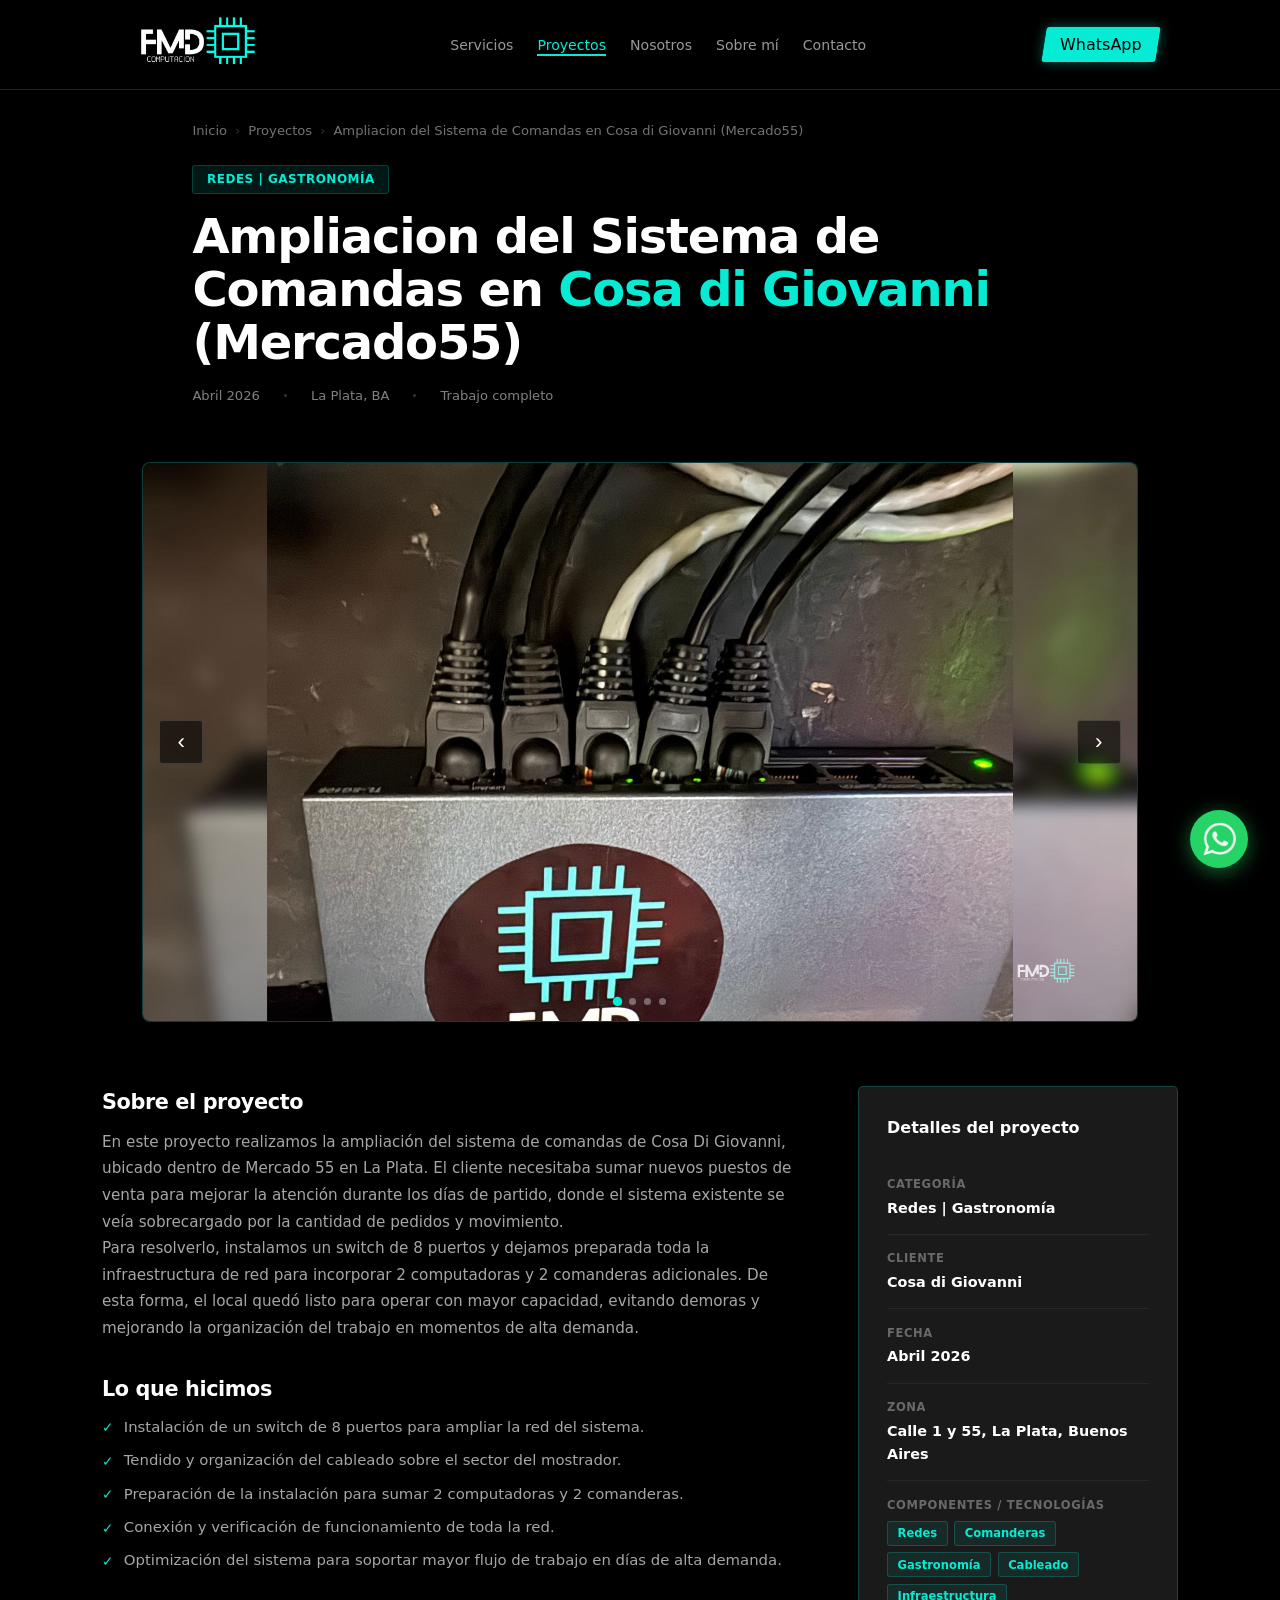
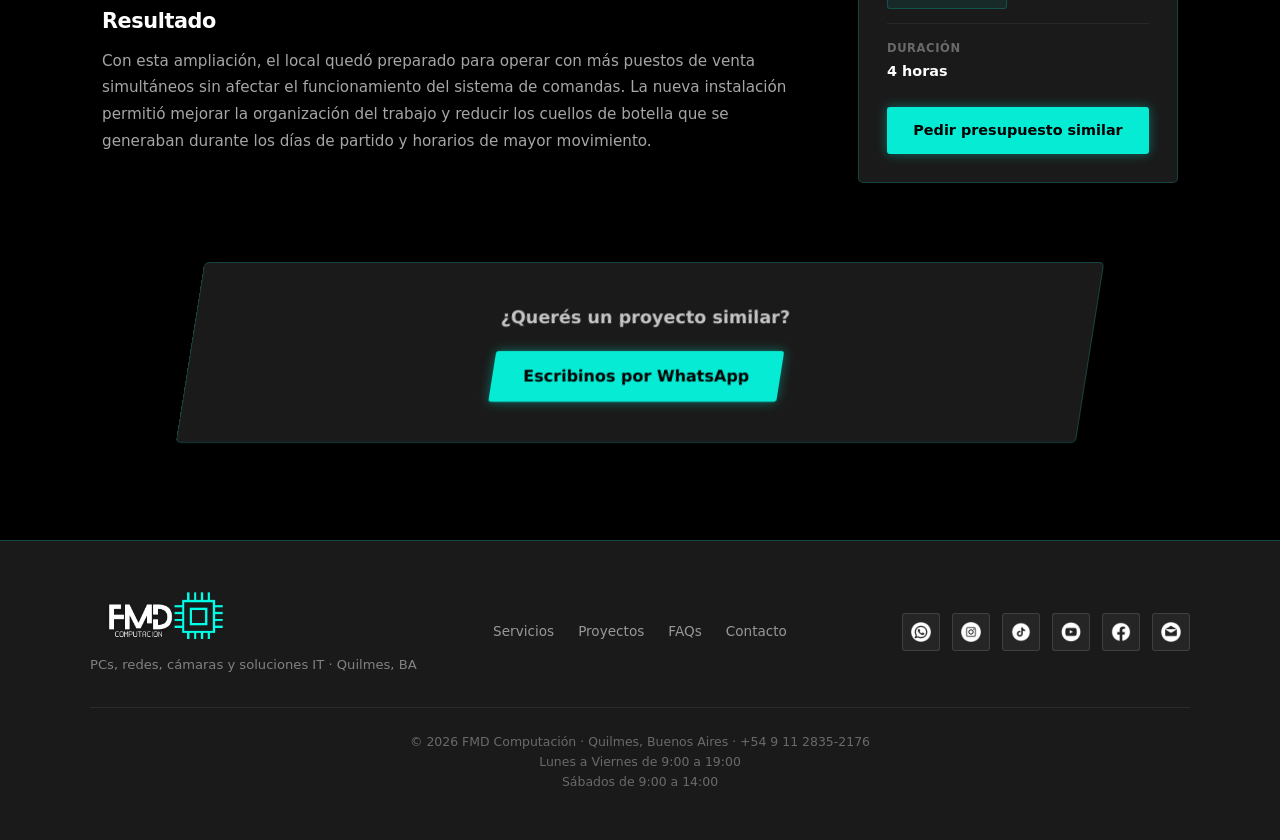
<file: proyectos/ampliacion-sistema-de-comandas-en-Cosa-di-Giovanni-M55/ampliacion-sistema-de-comandas-en-Cosa-di-Giovanni-M55.html>
<!DOCTYPE html>
<html lang="es">
<head>
    <meta charset="UTF-8">
    <meta name="viewport" content="width=device-width, initial-scale=1.0">

    <!-- ══ EDITAR: título de la pestaña ══ -->
    <title>Ampliacion del Sistema de Comandas en Cosa di Giovanni (Mercado55) | FMD Computación</title>
    <meta name="description" content="Ampliación del sistema de comandas en Cosa Di Giovanni dentro de Mercado 55 La Plata para sumar nuevos puestos de venta." />
    <meta name="robots" content="index, follow" />

    <link rel="icon" type="image/x-icon" href="/favicon.ico" />
    <link rel="shortcut icon" href="/favicon.ico" />
    <link rel="stylesheet" href="/css/style.css">
    <link rel="stylesheet" href="/css/nav.css">
    <link rel="stylesheet" href="/css/proyecto.css">
    <link rel="stylesheet" href="/css/animations.css">
    <script src="/js/layout.js"></script>
</head>
<body>

<!-- NAV (se genera en /js/layout.js) -->
<script>FMD.nav()</script>


<!-- HERO  — encabezado del proyecto -->
<header class="proyecto-hero">

    <nav class="proyecto-breadcrumb" aria-label="Ruta de navegación">
        <a href="/index.html">Inicio</a>
        <span>›</span>
        <a href="/proyectos.html">Proyectos</a>
        <span>›</span>
        <span aria-current="page">Ampliacion del Sistema de Comandas en Cosa di Giovanni (Mercado55)</span>
    </nav>

    <!-- ══ EDITAR: categoría (ej: Armado · Redes · Reparación · Seguridad · Web) ══ -->
    <div class="proyecto-tag">Redes | Gastronomía</div>

    <!-- ══ EDITAR: título principal ══ -->
    <h1>Ampliacion del Sistema de Comandas en <em>Cosa di Giovanni</em> (Mercado55)</h1>

    <!-- Meta info debajo del título -->
    <div class="proyecto-meta">
        <!-- ══ EDITAR: mes y año ══ -->
        <div class="proyecto-meta-item">Abril 2026</div>
        <div class="proyecto-meta-dot"></div>
        <!-- ══ EDITAR: categoría repetida o cliente ══ -->
        <div class="proyecto-meta-item">La Plata, BA</div>
        <div class="proyecto-meta-dot"></div>
        <!-- ══ EDITAR: tipo de trabajo ══ -->
        <div class="proyecto-meta-item">Trabajo completo</div>
    </div>

</header>


<!-- CARRUSEL DE IMÁGENES -->
<div class="carousel-section">
    <div class="carousel" id="carousel">

        <div class="carousel-track" id="carousel-track">

            <!-- ══ EDITAR: reemplazá cada <img loading="lazy" decoding="async"> con las fotos reales del proyecto.
                 Podés agregar o quitar slides según la cantidad de imágenes.
                 Si hay una sola imagen, quitá todas las demás. ══ -->

            <div class="carousel-slide">
                <img loading="lazy" decoding="async" src="/proyectos/ampliacion-sistema-de-comandas-en-Cosa-di-Giovanni-M55/img/1.jpg" alt="Switch de red utilizado para conectar comanderas y equipos del sistema interno del local gastronómico." />
            </div>
            <div class="carousel-slide">
                <img loading="lazy" decoding="async" src="/proyectos/ampliacion-sistema-de-comandas-en-Cosa-di-Giovanni-M55/img/2.jpg" alt="Switch de red utilizado para conectar comanderas y equipos del sistema interno del local gastronómico." />
            </div>
            <div class="carousel-slide">
                <img loading="lazy" decoding="async" src="/proyectos/ampliacion-sistema-de-comandas-en-Cosa-di-Giovanni-M55/img/3.jpg" alt="Switch de red utilizado para conectar comanderas y equipos del sistema interno del local gastronómico." />
            </div>
            <div class="carousel-slide">
                <img loading="lazy" decoding="async" src="/proyectos/ampliacion-sistema-de-comandas-en-Cosa-di-Giovanni-M55/img/4.jpg" alt="Punto de venta instalado con sistema de caja, monitor y periféricos integrados para la operación gastronómica." />
            </div>

        </div>


    </div>
</div>


<!-- CONTENIDO PRINCIPAL-->
<div class="proyecto-content">
    <div class="proyecto-layout">

        <!-- ── DESCRIPCIÓN ── -->
        <div class="proyecto-descripcion">

            <!-- Bloque 1: descripción general -->
            <div>
                <h2>Sobre el proyecto</h2>

                <p>
                    En este proyecto realizamos la ampliación del sistema de comandas de
                    Cosa Di Giovanni, ubicado dentro de Mercado 55 en La Plata. El cliente
                    necesitaba sumar nuevos puestos de venta para mejorar la atención durante
                    los días de partido, donde el sistema existente se veía sobrecargado por
                    la cantidad de pedidos y movimiento.
                </p>

                <p>
                    Para resolverlo, instalamos un switch de 8 puertos y dejamos preparada
                    toda la infraestructura de red para incorporar 2 computadoras y 2
                    comanderas adicionales. De esta forma, el local quedó listo para operar
                    con mayor capacidad, evitando demoras y mejorando la organización del
                    trabajo en momentos de alta demanda.
                </p>
            </div>

            <!-- Bloque 2: proceso o solución -->
            <div>
                <h2>Lo que hicimos</h2>

                <ul>
                    <li>Instalación de un switch de 8 puertos para ampliar la red del sistema.</li>
                    <li>Tendido y organización del cableado sobre el sector del mostrador.</li>
                    <li>Preparación de la instalación para sumar 2 computadoras y 2 comanderas.</li>
                    <li>Conexión y verificación de funcionamiento de toda la red.</li>
                    <li>Optimización del sistema para soportar mayor flujo de trabajo en días de alta demanda.</li>
                </ul>
            </div>

            <!-- Bloque 3: resultado -->
            <div>
                <h2>Resultado</h2>

                <p>
                    Con esta ampliación, el local quedó preparado para operar con más puestos
                    de venta simultáneos sin afectar el funcionamiento del sistema de comandas.
                    La nueva instalación permitió mejorar la organización del trabajo y reducir
                    los cuellos de botella que se generaban durante los días de partido y horarios
                    de mayor movimiento.
                </p>
            </div>
        </div>

        <!-- ── SIDEBAR — detalles del proyecto ── -->
        <aside class="proyecto-sidebar">
            <div class="sidebar-card">
                <h3>Detalles del proyecto</h3>

                <!-- ══ EDITAR cada campo ══ -->

                <div class="detail-item">
                    <div class="detail-label">Categoría</div>
                    <!-- ej: Armado · Redes · Reparación · Seguridad · Web -->
                    <div class="detail-value">Redes | Gastronomía</div>
                </div>

                <div class="detail-item">
                    <div class="detail-label">Cliente</div>
                    <div class="detail-value">Cosa di Giovanni</div>
                </div>

                <div class="detail-item">
                    <div class="detail-label">Fecha</div>
                    <div class="detail-value">Abril 2026</div>
                </div>

                <div class="detail-item">
                    <div class="detail-label">Zona</div>
                    <div class="detail-value">Calle 1 y 55, La Plata, Buenos Aires</div>
                </div>

                <div class="detail-item">
                    <div class="detail-label">Componentes / Tecnologías</div>
                    <div class="sidebar-tags">
                        <!-- ══ EDITAR: agregá o quitá tags según el proyecto ══ -->
                        <span class="sidebar-tag">Redes</span>
                        <span class="sidebar-tag">Comanderas</span>
                        <span class="sidebar-tag">Gastronomía</span>
                        <span class="sidebar-tag">Cableado</span>
                        <span class="sidebar-tag">Infraestructura</span>
                    </div>
                </div>

                <div class="detail-item">
                    <div class="detail-label">Duración</div>
                    <div class="detail-value">4 horas</div>
                </div>

                <!-- ══ EDITAR: mensaje de WhatsApp según el tipo de proyecto ══ -->
                <a href="https://wa.me/5491128352176?text=Hola%20Franco!%20Vi%20el%20proyecto%20de%20Cosa%20di%20Giovanni%20y%20quiero%20algo%20parecido%20para"
                   target="_blank"
                   class="sidebar-cta">
                    Pedir presupuesto similar
                </a>
            </div>
        </aside>
    </div>
</div>


<!-- CTA FINAL-->
<script>FMD.ctaProyecto()</script>


<!-- FOOTER + FLOAT DE WHATSAPP (se generan en /js/layout.js) -->
<script>FMD.footer()</script>


<!-- SCRIPTS-->
<script src="/js/lightbox.js"></script>
<script src="/js/reveal.js"></script>
<script src="/js/carousel.js"></script>

</body>
</html>
</file>
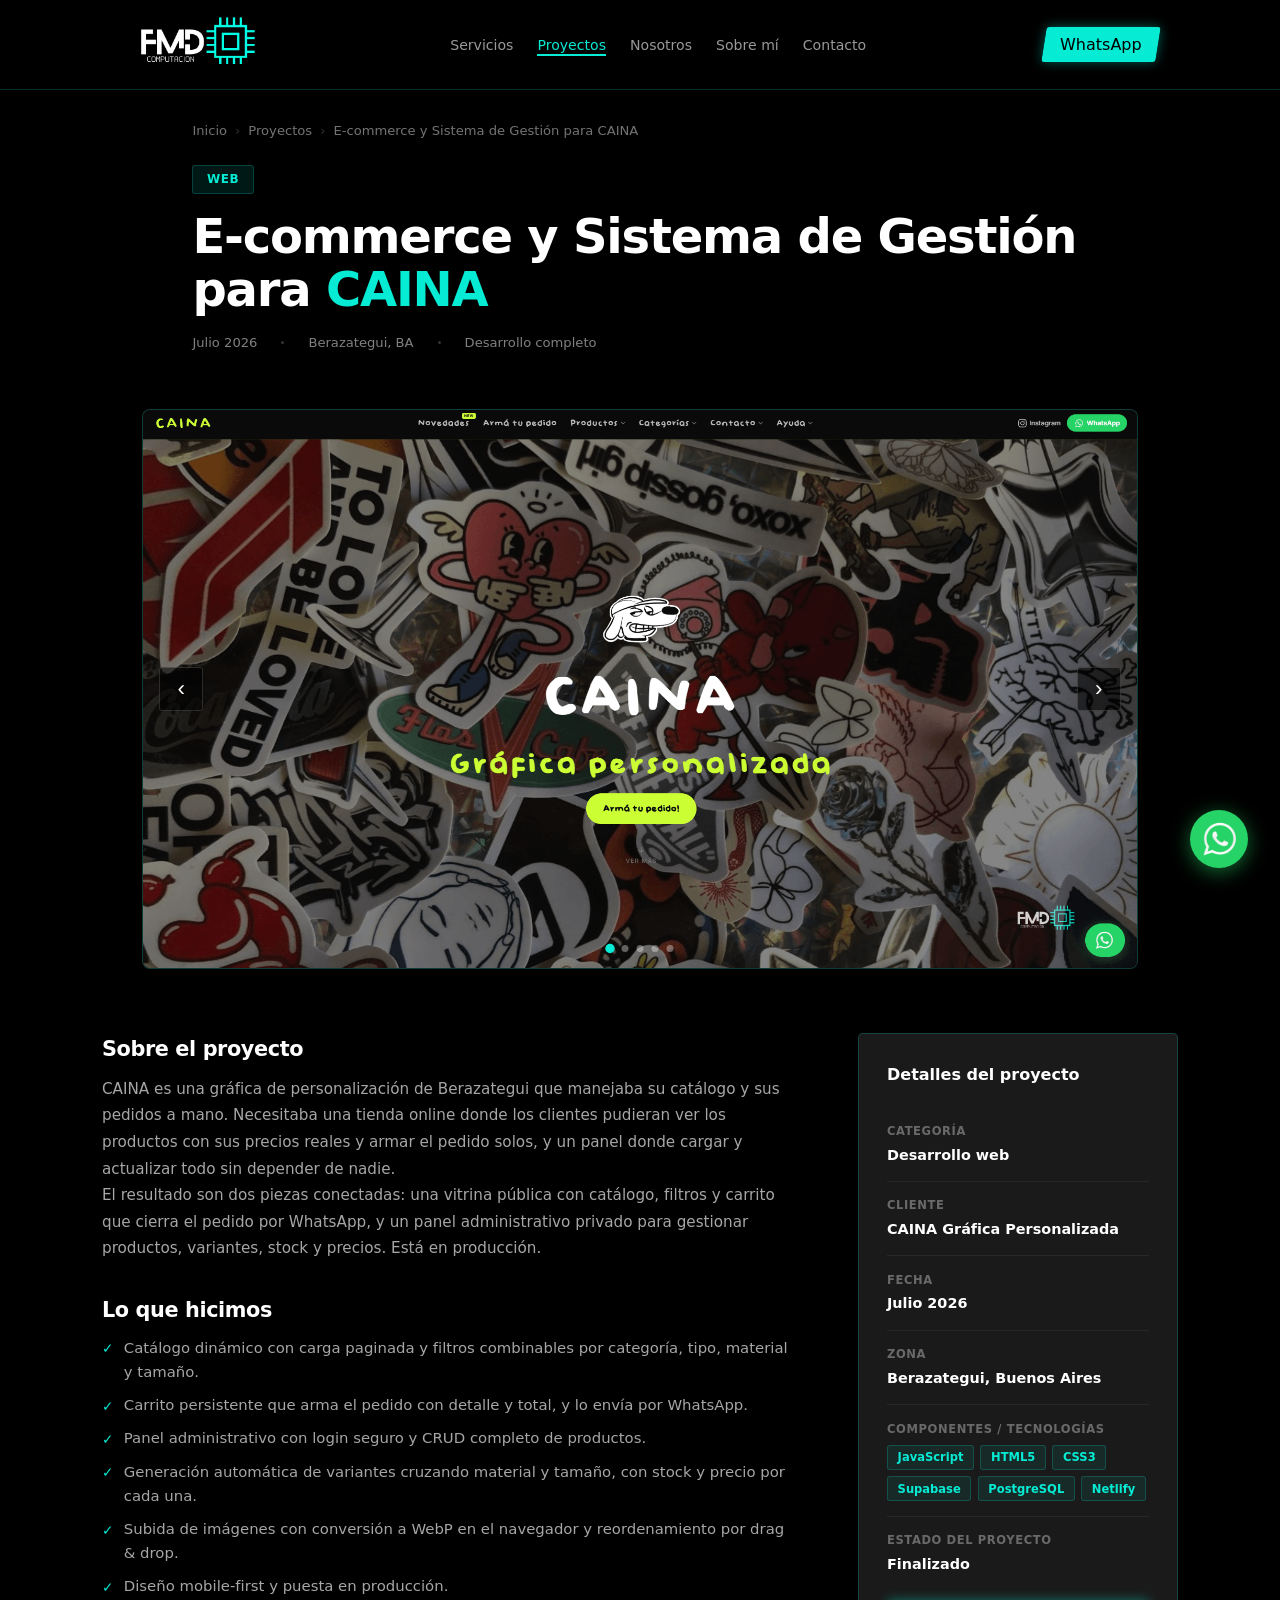
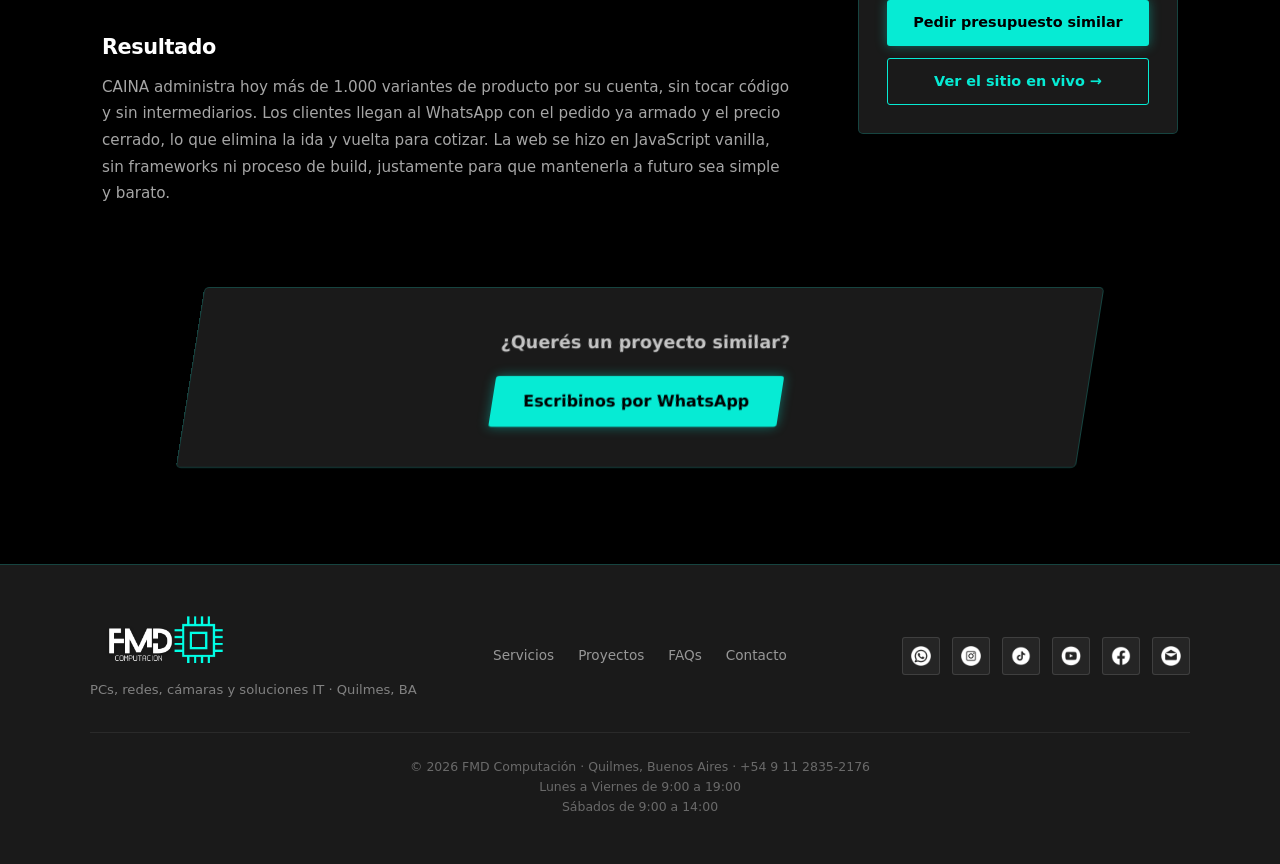
<file: proyectos/ecommerce-y-sistema-de-gestion-para-CAINA/ecommerce-y-sistema-de-gestion-para-CAINA.html>
<!DOCTYPE html>
<html lang="es">
<head>
    <meta charset="UTF-8">
    <meta name="viewport" content="width=device-width, initial-scale=1.0">

    <title>E-commerce y Sistema de Gestión para CAINA | FMD Computación</title>
    <meta name="description" content="Desarrollo de un e-commerce con panel administrativo para CAINA, gráfica personalizada de Berazategui: catálogo, variantes, stock y pedidos por WhatsApp." />
    <meta name="robots" content="index, follow" />

    <link rel="icon" type="image/x-icon" href="/favicon.ico" />
    <link rel="shortcut icon" href="/favicon.ico" />
    <link rel="stylesheet" href="/css/style.css">
    <link rel="stylesheet" href="/css/nav.css">
    <link rel="stylesheet" href="/css/proyecto.css">
    <link rel="stylesheet" href="/css/animations.css">
    <script src="/js/layout.js"></script>
</head>
<body>

<!-- NAV (se genera en /js/layout.js) -->
<script>FMD.nav()</script>


<!-- HERO  — encabezado del proyecto -->
<header class="proyecto-hero">

    <nav class="proyecto-breadcrumb" aria-label="Ruta de navegación">
        <a href="/index.html">Inicio</a>
        <span>›</span>
        <a href="/proyectos.html">Proyectos</a>
        <span>›</span>
        <span aria-current="page">E-commerce y Sistema de Gestión para CAINA</span>
    </nav>

    <div class="proyecto-tag">Web</div>

    <h1>E-commerce y Sistema de Gestión para <em>CAINA</em></h1>

    <div class="proyecto-meta">
        <div class="proyecto-meta-item">Julio 2026</div>
        <div class="proyecto-meta-dot"></div>
        <div class="proyecto-meta-item">Berazategui, BA</div>
        <div class="proyecto-meta-dot"></div>
        <div class="proyecto-meta-item">Desarrollo completo</div>
    </div>

</header>


<!-- CARRUSEL DE IMÁGENES -->
<div class="carousel-section">
    <div class="carousel" id="carousel">

        <div class="carousel-track" id="carousel-track">

            <div class="carousel-slide">
                <img loading="lazy" decoding="async" src="/proyectos/ecommerce-y-sistema-de-gestion-para-CAINA/img/inicio_desktop.png" alt="Pantalla de inicio del sitio de CAINA con el logo sobre un fondo de stickers" />
            </div>
            <div class="carousel-slide">
                <img loading="lazy" decoding="async" src="/proyectos/ecommerce-y-sistema-de-gestion-para-CAINA/img/catalogo.png" alt="Catálogo de productos con filtros por categoría, tipo, material y tamaño" />
            </div>
            <div class="carousel-slide">
                <img loading="lazy" decoding="async" src="/proyectos/ecommerce-y-sistema-de-gestion-para-CAINA/img/carrito.png" alt="Carrito con el detalle del pedido, el total y el botón para enviarlo por WhatsApp" />
            </div>
            <div class="carousel-slide">
                <img loading="lazy" decoding="async" src="/proyectos/ecommerce-y-sistema-de-gestion-para-CAINA/img/panel.png" alt="Panel de administración con el listado de productos del catálogo" />
            </div>
            <div class="carousel-slide">
                <img loading="lazy" decoding="async" src="/proyectos/ecommerce-y-sistema-de-gestion-para-CAINA/img/login.png" alt="Pantalla de acceso al panel de administración de CAINA" />
            </div>

        </div>


    </div>
</div>


<!-- CONTENIDO PRINCIPAL-->
<div class="proyecto-content">
    <div class="proyecto-layout">

        <!-- ── DESCRIPCIÓN ── -->
        <div class="proyecto-descripcion">

            <!-- Bloque 1: descripción general -->
            <div>
                <h2>Sobre el proyecto</h2>
                <p>
                    CAINA es una gráfica de personalización de Berazategui que manejaba su catálogo
                    y sus pedidos a mano. Necesitaba una tienda online donde los clientes pudieran ver
                    los productos con sus precios reales y armar el pedido solos, y un panel donde
                    cargar y actualizar todo sin depender de nadie.
                </p>
                <p>
                    El resultado son dos piezas conectadas: una vitrina pública con catálogo, filtros
                    y carrito que cierra el pedido por WhatsApp, y un panel administrativo privado para
                    gestionar productos, variantes, stock y precios. Está en producción.
                </p>
            </div>

            <!-- Bloque 2: proceso o solución -->
            <div>
                <h2>Lo que hicimos</h2>
                <ul>
                    <li>Catálogo dinámico con carga paginada y filtros combinables por categoría, tipo, material y tamaño.</li>
                    <li>Carrito persistente que arma el pedido con detalle y total, y lo envía por WhatsApp.</li>
                    <li>Panel administrativo con login seguro y CRUD completo de productos.</li>
                    <li>Generación automática de variantes cruzando material y tamaño, con stock y precio por cada una.</li>
                    <li>Subida de imágenes con conversión a WebP en el navegador y reordenamiento por drag &amp; drop.</li>
                    <li>Diseño mobile-first y puesta en producción.</li>
                </ul>
            </div>

            <!-- Bloque 3: resultado -->
            <div>
                <h2>Resultado</h2>
                <p>
                    CAINA administra hoy más de 1.000 variantes de producto por su cuenta, sin tocar
                    código y sin intermediarios. Los clientes llegan al WhatsApp con el pedido ya armado
                    y el precio cerrado, lo que elimina la ida y vuelta para cotizar. La web se hizo en
                    JavaScript vanilla, sin frameworks ni proceso de build, justamente para que
                    mantenerla a futuro sea simple y barato.
                </p>
            </div>
        </div>

        <!-- ── SIDEBAR — detalles del proyecto ── -->
        <aside class="proyecto-sidebar">
            <div class="sidebar-card">
                <h3>Detalles del proyecto</h3>

                <div class="detail-item">
                    <div class="detail-label">Categoría</div>
                    <div class="detail-value">Desarrollo web</div>
                </div>

                <div class="detail-item">
                    <div class="detail-label">Cliente</div>
                    <div class="detail-value">CAINA Gráfica Personalizada</div>
                </div>

                <div class="detail-item">
                    <div class="detail-label">Fecha</div>
                    <div class="detail-value">Julio 2026</div>
                </div>

                <div class="detail-item">
                    <div class="detail-label">Zona</div>
                    <div class="detail-value">Berazategui, Buenos Aires</div>
                </div>

                <div class="detail-item">
                    <div class="detail-label">Componentes / Tecnologías</div>
                    <div class="sidebar-tags">
                        <span class="sidebar-tag">JavaScript</span>
                        <span class="sidebar-tag">HTML5</span>
                        <span class="sidebar-tag">CSS3</span>
                        <span class="sidebar-tag">Supabase</span>
                        <span class="sidebar-tag">PostgreSQL</span>
                        <span class="sidebar-tag">Netlify</span>
                    </div>
                </div>

                <div class="detail-item">
                    <div class="detail-label">Estado del proyecto</div>
                    <div class="detail-value">Finalizado</div>
                </div>

                <a href="https://wa.me/5491128352176?text=Hola%20Franco!%20Vi%20el%20proyecto%20de%20CAINA%20y%20quiero%20algo%20parecido%20para"
                   target="_blank"
                   class="sidebar-cta">
                    Pedir presupuesto similar
                </a>

                <a href="https://cainaweb.netlify.app/"
                   target="_blank" rel="noopener"
                   class="sidebar-cta sidebar-cta--ghost">
                    Ver el sitio en vivo →
                </a>
            </div>
        </aside>
    </div>
</div>


<!-- CTA FINAL-->
<script>FMD.ctaProyecto()</script>


<!-- FOOTER + FLOAT DE WHATSAPP (se generan en /js/layout.js) -->
<script>FMD.footer()</script>


<!-- SCRIPTS-->
<script src="/js/lightbox.js"></script>
<script src="/js/reveal.js"></script>
<script src="/js/carousel.js"></script>

</body>
</html>
</file>
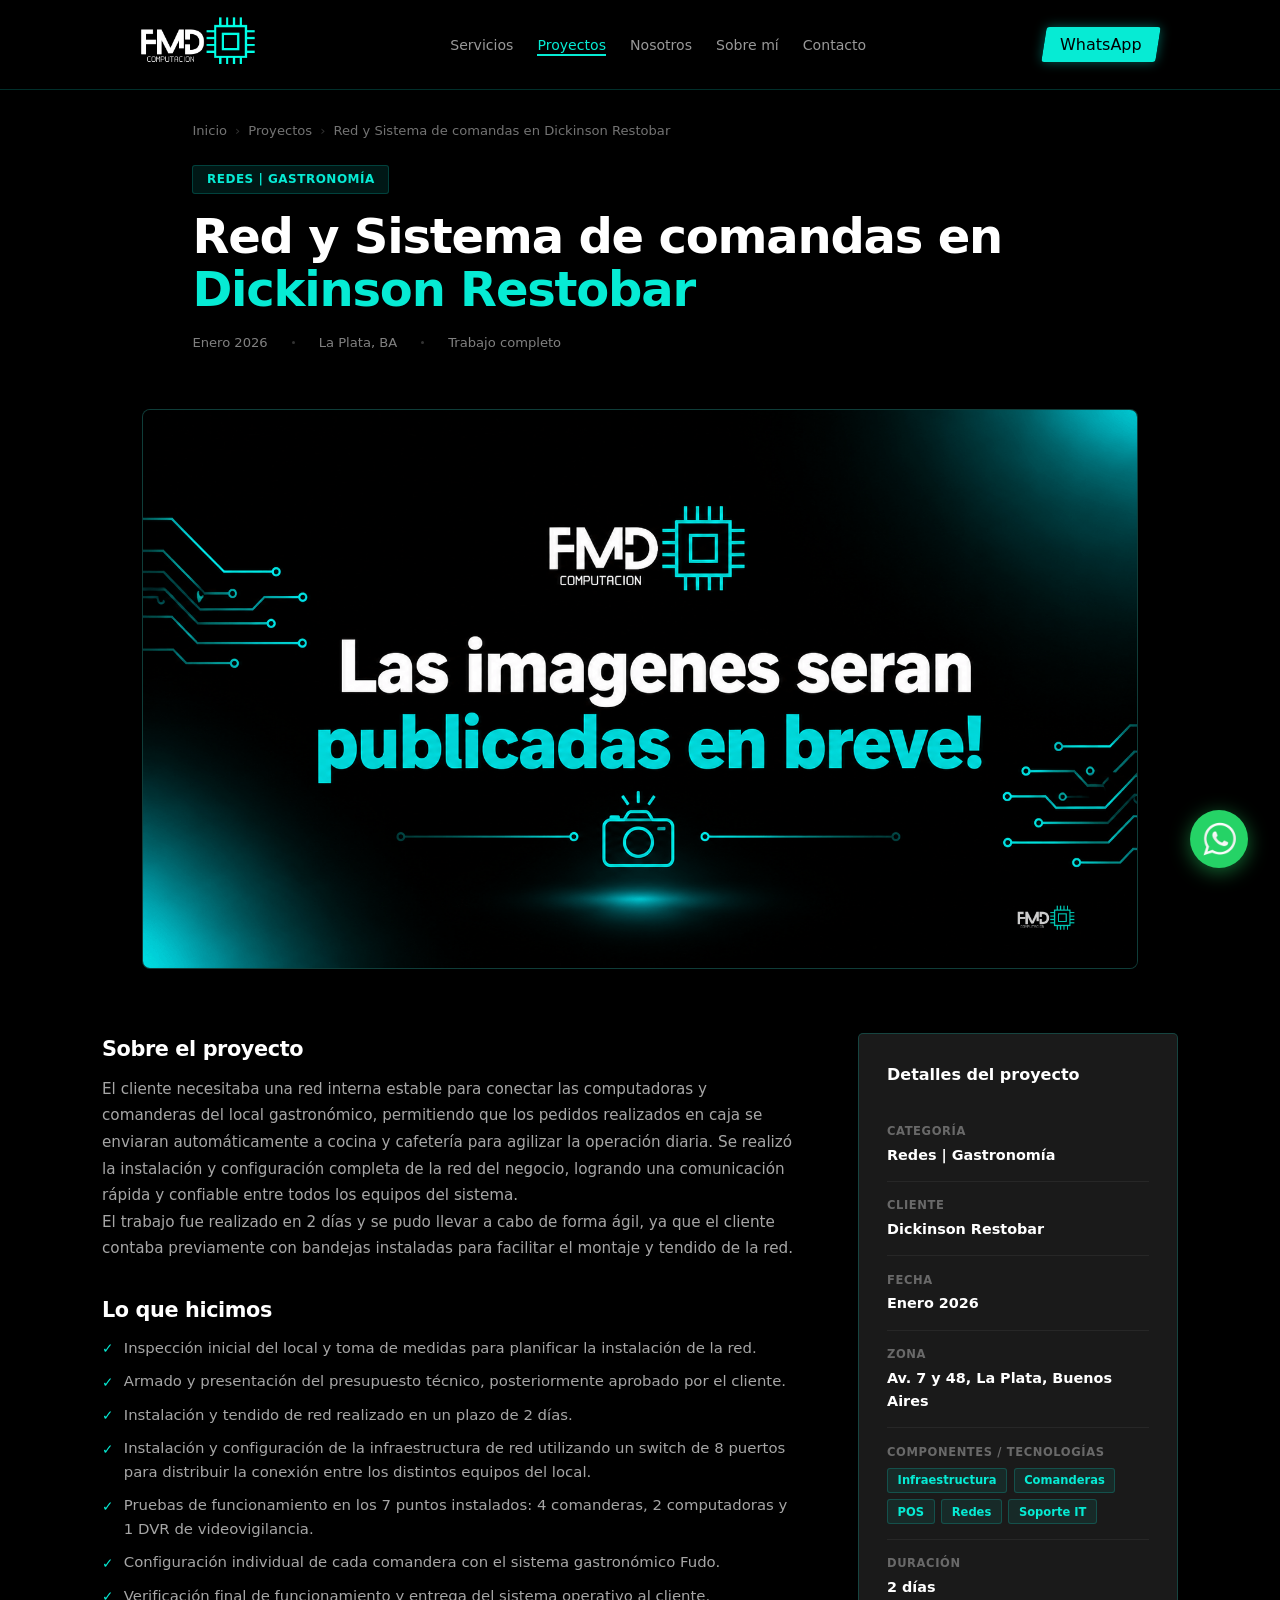
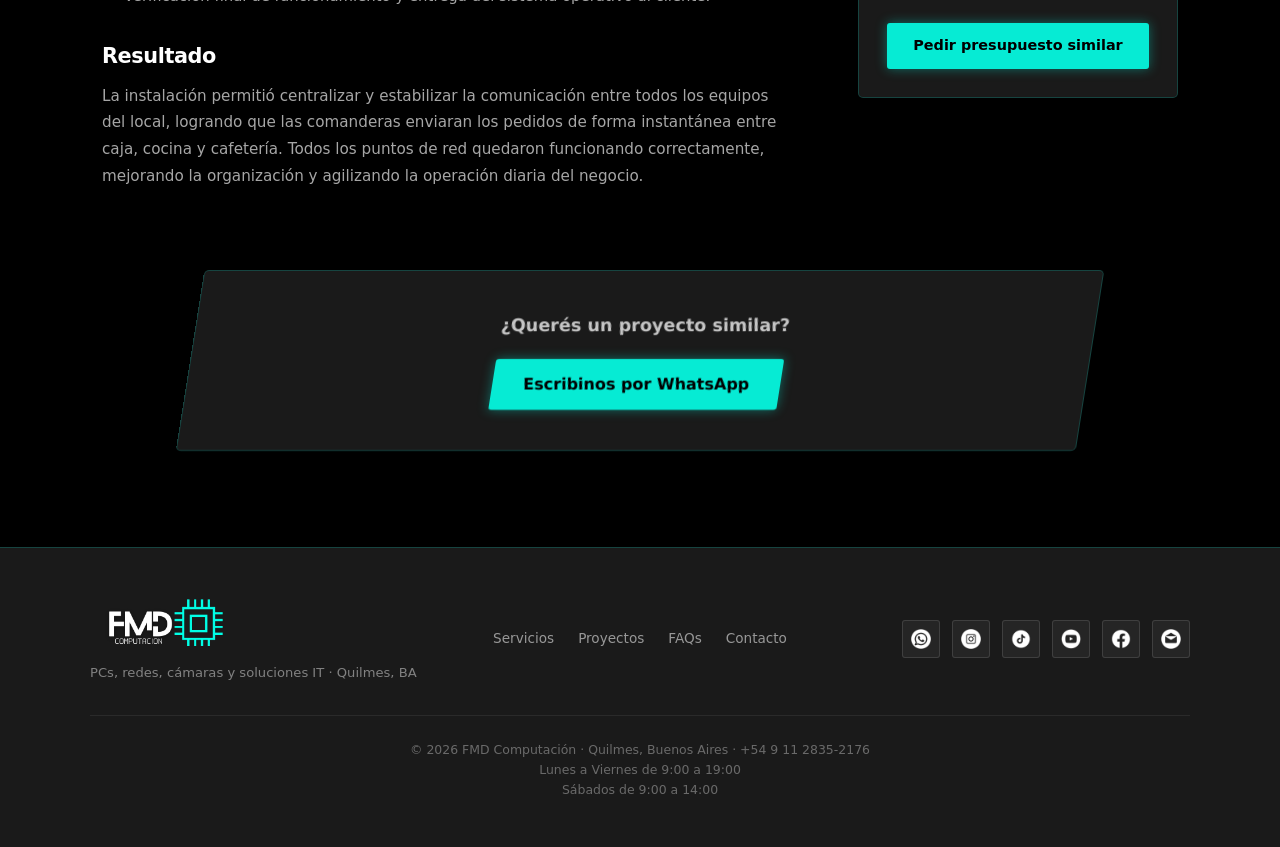
<file: proyectos/red-y-sistema-de-comandas-en-Dickinson/red-y-sistema-de-comandas-en-Dickinson-Restobar.html>
<!DOCTYPE html>
<html lang="es">
<head>
    <meta charset="UTF-8">
    <meta name="viewport" content="width=device-width, initial-scale=1.0">

    <!-- ══ EDITAR: título de la pestaña ══ -->
    <title>Red y Sistema de comandas en Dickinson Restobar| FMD Computación</title>
    <meta name="description" content="Instalación de red, computadoras y sistema de comandas para Dickinson, optimizando la conectividad y operación del local gastronómico." />
    <meta name="robots" content="index, follow" />

    <link rel="icon" type="image/x-icon" href="/favicon.ico" />
    <link rel="shortcut icon" href="/favicon.ico" />
    <link rel="stylesheet" href="/css/style.css">
    <link rel="stylesheet" href="/css/nav.css">
    <link rel="stylesheet" href="/css/proyecto.css">
    <link rel="stylesheet" href="/css/animations.css">
    <script src="/js/layout.js"></script>
</head>
<body>

<!-- NAV (se genera en /js/layout.js) -->
<script>FMD.nav()</script>


<!-- HERO  — encabezado del proyecto -->
<header class="proyecto-hero">

    <nav class="proyecto-breadcrumb" aria-label="Ruta de navegación">
        <a href="/index.html">Inicio</a>
        <span>›</span>
        <a href="/proyectos.html">Proyectos</a>
        <span>›</span>
        <span aria-current="page">Red y Sistema de comandas en Dickinson Restobar</span>
    </nav>

    <!-- ══ EDITAR: categoría (ej: Armado · Redes · Reparación · Seguridad · Web) ══ -->
    <div class="proyecto-tag">Redes | Gastronomía</div>

    <!-- ══ EDITAR: título principal ══ -->
    <h1>Red y Sistema de comandas en<em> Dickinson Restobar</em></h1>

    <!-- Meta info debajo del título -->
    <div class="proyecto-meta">
        <!-- ══ EDITAR: mes y año ══ -->
        <div class="proyecto-meta-item">Enero 2026</div>
        <div class="proyecto-meta-dot"></div>
        <!-- ══ EDITAR: categoría repetida o cliente ══ -->
        <div class="proyecto-meta-item">La Plata, BA</div>
        <div class="proyecto-meta-dot"></div>
        <!-- ══ EDITAR: tipo de trabajo ══ -->
        <div class="proyecto-meta-item">Trabajo completo</div>
    </div>

</header>


<!-- CARRUSEL DE IMÁGENES -->
<div class="carousel-section">
    <div class="carousel" id="carousel">

        <div class="carousel-track" id="carousel-track">

            <!-- ══ EDITAR: reemplazá cada <img loading="lazy" decoding="async"> con las fotos reales del proyecto.
                 Podés agregar o quitar slides según la cantidad de imágenes.
                 Si hay una sola imagen, quitá todas las demás. ══ -->

            <div class="carousel-slide">
                <img loading="lazy" decoding="async" src="/proyectos/noImage.png" alt="" />
            </div>

        </div>


    </div>
</div>


<!-- CONTENIDO PRINCIPAL-->
<div class="proyecto-content">
    <div class="proyecto-layout">

        <!-- ── DESCRIPCIÓN ── -->
        <div class="proyecto-descripcion">

            <!-- Bloque 1: descripción general -->
            <div>
                <h2>Sobre el proyecto</h2>
                <!-- ══ EDITAR: contá de qué se trató el trabajo ══ -->
                <p>
                    El cliente necesitaba una red interna estable para conectar las computadoras y comanderas del local gastronómico, 
                    permitiendo que los pedidos realizados en caja se enviaran automáticamente a cocina y cafetería para agilizar la operación diaria. 
                    Se realizó la instalación y configuración completa de la red del negocio, logrando una comunicación rápida y confiable 
                    entre todos los equipos del sistema.
                </p>
                <p>
                    El trabajo fue realizado en 2 días y se pudo llevar a cabo de forma ágil, ya que el cliente 
                    contaba previamente con bandejas instaladas para facilitar el montaje y tendido de la red.
                </p>
            </div>

            <!-- Bloque 2: proceso o solución (podés cambiar el título) -->
            <div>
                <h2>Lo que hicimos</h2>
                <!-- ══ EDITAR: listá los pasos o acciones clave del proyecto ══ -->
                <ul>
                    <li>Inspección inicial del local y toma de medidas para planificar la instalación de la red.</li>
                    <li>Armado y presentación del presupuesto técnico, posteriormente aprobado por el cliente.</li>
                    <li>Instalación y tendido de red realizado en un plazo de 2 días.</li>
                    <li>Instalación y configuración de la infraestructura de red utilizando un switch de 8 puertos para distribuir la conexión entre los distintos equipos del local.</li>
                    <li>Pruebas de funcionamiento en los 7 puntos instalados: 4 comanderas, 2 computadoras y 1 DVR de videovigilancia.</li>
                    <li>Configuración individual de cada comandera con el sistema gastronómico Fudo.</li>
                    <li>Verificación final de funcionamiento y entrega del sistema operativo al cliente.</li>
                </ul>
            </div>

            <!-- Bloque 3: resultado (opcional, podés borrarlo si no aplica) -->
            <div>
                <h2>Resultado</h2>
                <!-- ══ EDITAR: describí el resultado concreto ══ -->
                <p>
                    La instalación permitió centralizar y estabilizar la comunicación entre todos los equipos del local, 
                    logrando que las comanderas enviaran los pedidos de forma instantánea entre caja, cocina y cafetería. 
                    Todos los puntos de red quedaron funcionando correctamente, mejorando la organización y agilizando la 
                    operación diaria del negocio.
                </p>
            </div>
        </div>

        <!-- ── SIDEBAR — detalles del proyecto ── -->
        <aside class="proyecto-sidebar">
            <div class="sidebar-card">
                <h3>Detalles del proyecto</h3>

                <!-- ══ EDITAR cada campo ══ -->

                <div class="detail-item">
                    <div class="detail-label">Categoría</div>
                    <!-- ej: Armado · Redes · Reparación · Seguridad · Web -->
                    <div class="detail-value">Redes | Gastronomía</div>
                </div>

                <div class="detail-item">
                    <div class="detail-label">Cliente</div>
                    <div class="detail-value">Dickinson Restobar</div>
                </div>

                <div class="detail-item">
                    <div class="detail-label">Fecha</div>
                    <div class="detail-value">Enero 2026</div>
                </div>

                <div class="detail-item">
                    <div class="detail-label">Zona</div>
                    <div class="detail-value">Av. 7 y 48, La Plata, Buenos Aires</div>
                </div>

                <div class="detail-item">
                    <div class="detail-label">Componentes / Tecnologías</div>
                    <div class="sidebar-tags">
                        <!-- ══ EDITAR: agregá o quitá tags según el proyecto ══ -->
                        <span class="sidebar-tag">Infraestructura</span>
                        <span class="sidebar-tag">Comanderas</span>
                        <span class="sidebar-tag">POS</span>
                        <span class="sidebar-tag">Redes</span>
                        <span class="sidebar-tag">Soporte IT</span>
                    </div>
                </div>

                <div class="detail-item">
                    <div class="detail-label">Duración</div>
                    <div class="detail-value">2 días</div>
                </div>

                <!-- ══ EDITAR: mensaje de WhatsApp según el tipo de proyecto ══ -->
                <a href="https://wa.me/5491128352176?text=Hola%20Franco!%20Vi%20el%20proyecto%20de%20la%20red%20en%20Dickinson%20y%20quiero%20algo%20parecido%20para"
                   target="_blank"
                   class="sidebar-cta">
                    Pedir presupuesto similar
                </a>
            </div>
        </aside>
    </div>
</div>


<!-- CTA FINAL-->
<script>FMD.ctaProyecto()</script>


<!-- FOOTER + FLOAT DE WHATSAPP (se generan en /js/layout.js) -->
<script>FMD.footer()</script>


<!-- SCRIPTS-->
<script src="/js/lightbox.js"></script>
<script src="/js/reveal.js"></script>
<script src="/js/carousel.js"></script>

</body>
</html>
</file>
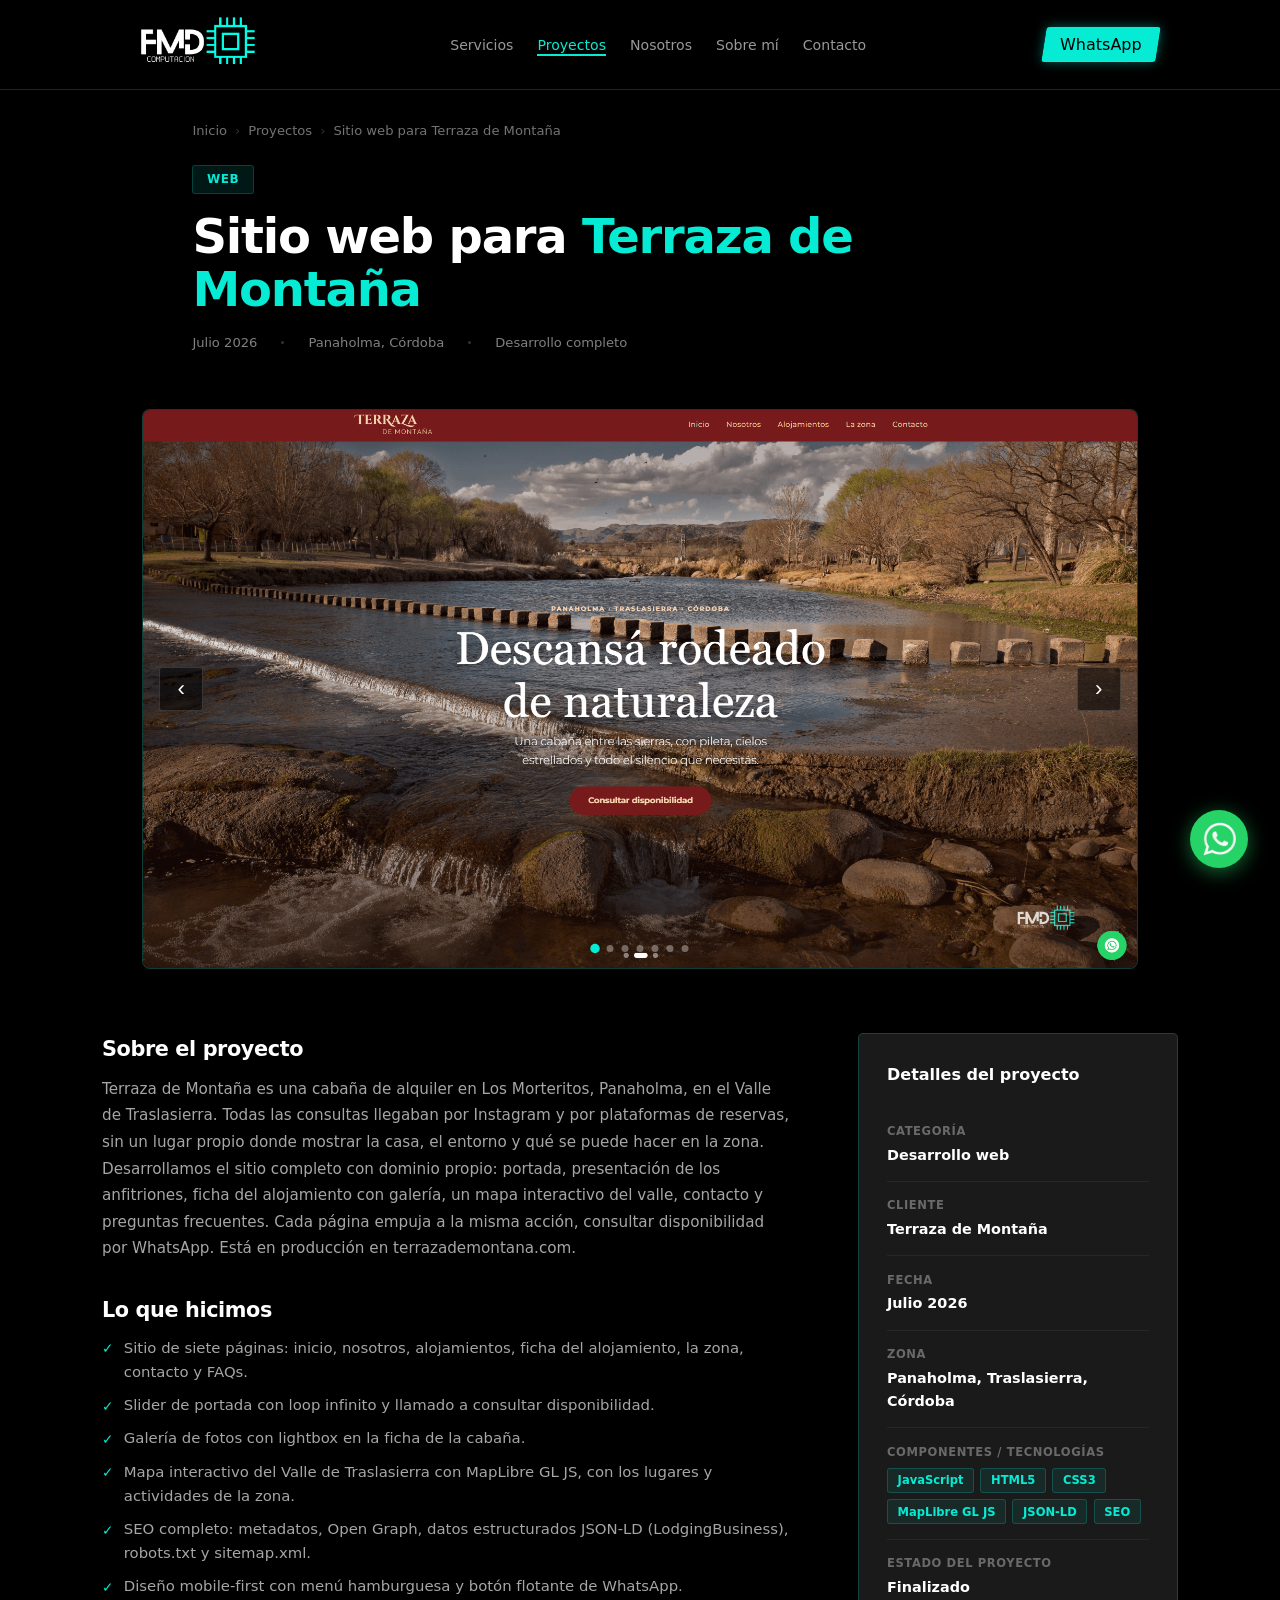
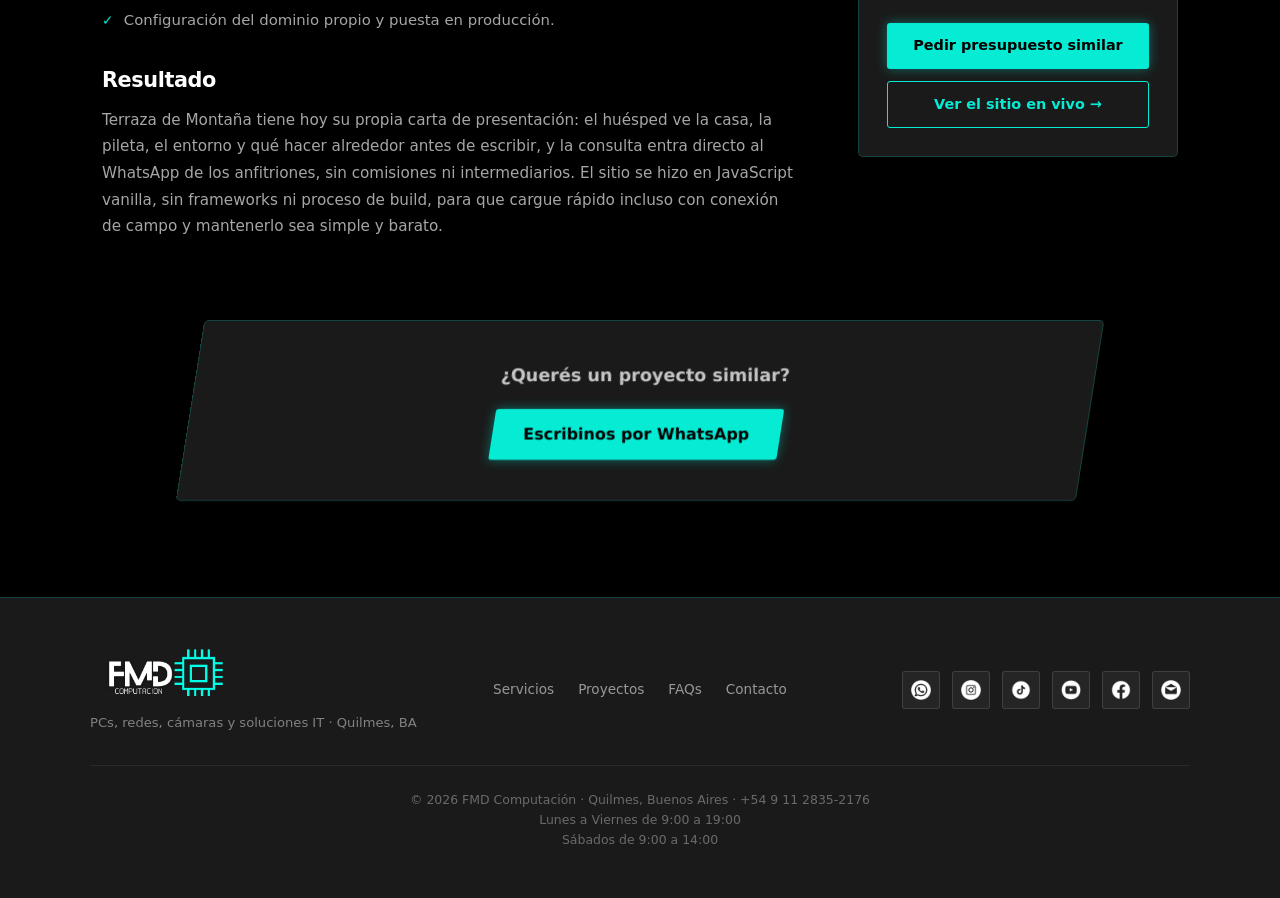
<file: proyectos/sitio-web-para-Terraza-de-Montania/sitio-web-para-Terraza-de-Montania.html>
<!DOCTYPE html>
<html lang="es">
<head>
    <meta charset="UTF-8">
    <meta name="viewport" content="width=device-width, initial-scale=1.0">

    <title>Sitio web para Terraza de Montaña | FMD Computación</title>
    <meta name="description" content="Desarrollo del sitio web de Terraza de Montaña, cabaña de alquiler en Panaholma, Traslasierra: galería con lightbox, mapa interactivo de la zona, SEO y consultas por WhatsApp." />
    <meta name="robots" content="index, follow" />

    <link rel="icon" type="image/x-icon" href="/favicon.ico" />
    <link rel="shortcut icon" href="/favicon.ico" />
    <link rel="stylesheet" href="/css/style.css">
    <link rel="stylesheet" href="/css/nav.css">
    <link rel="stylesheet" href="/css/proyecto.css">
    <link rel="stylesheet" href="/css/animations.css">
    <script src="/js/layout.js"></script>
</head>
<body>

<!-- NAV (se genera en /js/layout.js) -->
<script>FMD.nav()</script>


<!-- HERO  — encabezado del proyecto -->
<header class="proyecto-hero">

    <nav class="proyecto-breadcrumb" aria-label="Ruta de navegación">
        <a href="/index.html">Inicio</a>
        <span>›</span>
        <a href="/proyectos.html">Proyectos</a>
        <span>›</span>
        <span aria-current="page">Sitio web para Terraza de Montaña</span>
    </nav>

    <div class="proyecto-tag">Web</div>

    <h1>Sitio web para <em>Terraza de Montaña</em></h1>

    <div class="proyecto-meta">
        <div class="proyecto-meta-item">Julio 2026</div>
        <div class="proyecto-meta-dot"></div>
        <div class="proyecto-meta-item">Panaholma, Córdoba</div>
        <div class="proyecto-meta-dot"></div>
        <div class="proyecto-meta-item">Desarrollo completo</div>
    </div>

</header>


<!-- CARRUSEL DE IMÁGENES -->
<div class="carousel-section">
    <div class="carousel" id="carousel">

        <div class="carousel-track" id="carousel-track">

            <div class="carousel-slide">
                <img loading="lazy" decoding="async" src="/proyectos/sitio-web-para-Terraza-de-Montania/img/1.png" alt="Portada del sitio de Terraza de Montaña con el slider de fotos y el botón para consultar disponibilidad" />
            </div>
            <div class="carousel-slide">
                <img loading="lazy" decoding="async" src="/proyectos/sitio-web-para-Terraza-de-Montania/img/2.png" alt="Página Nosotros con la historia de los anfitriones y el origen de Terraza de Montaña" />
            </div>
            <div class="carousel-slide">
                <img loading="lazy" decoding="async" src="/proyectos/sitio-web-para-Terraza-de-Montania/img/3.png" alt="Listado de alojamientos con la ficha de la Cabaña en Los Morteritos y sus servicios" />
            </div>
            <div class="carousel-slide">
                <img loading="lazy" decoding="async" src="/proyectos/sitio-web-para-Terraza-de-Montania/img/4.png" alt="Página La zona con los lugares y actividades del Valle de Traslasierra" />
            </div>
            <div class="carousel-slide">
                <img loading="lazy" decoding="async" src="/proyectos/sitio-web-para-Terraza-de-Montania/img/5.png" alt="Mapa interactivo de la zona con los puntos de interés marcados alrededor de Terraza de Montaña" />
            </div>
            <div class="carousel-slide">
                <img loading="lazy" decoding="async" src="/proyectos/sitio-web-para-Terraza-de-Montania/img/6.png" alt="Página de contacto con accesos a WhatsApp, Instagram y email" />
            </div>
            <div class="carousel-slide">
                <img loading="lazy" decoding="async" src="/proyectos/sitio-web-para-Terraza-de-Montania/img/7.png" alt="Sección de preguntas frecuentes con acordeones por tema" />
            </div>

        </div>

    </div>
</div>


<!-- CONTENIDO PRINCIPAL-->
<div class="proyecto-content">
    <div class="proyecto-layout">

        <!-- ── DESCRIPCIÓN ── -->
        <div class="proyecto-descripcion">

            <!-- Bloque 1: descripción general -->
            <div>
                <h2>Sobre el proyecto</h2>
                <p>
                    Terraza de Montaña es una cabaña de alquiler en Los Morteritos, Panaholma, en el
                    Valle de Traslasierra. Todas las consultas llegaban por Instagram y por plataformas
                    de reservas, sin un lugar propio donde mostrar la casa, el entorno y qué se puede
                    hacer en la zona.
                </p>
                <p>
                    Desarrollamos el sitio completo con dominio propio: portada, presentación de los
                    anfitriones, ficha del alojamiento con galería, un mapa interactivo del valle,
                    contacto y preguntas frecuentes. Cada página empuja a la misma acción, consultar
                    disponibilidad por WhatsApp. Está en producción en terrazademontana.com.
                </p>
            </div>

            <!-- Bloque 2: proceso o solución -->
            <div>
                <h2>Lo que hicimos</h2>
                <ul>
                    <li>Sitio de siete páginas: inicio, nosotros, alojamientos, ficha del alojamiento, la zona, contacto y FAQs.</li>
                    <li>Slider de portada con loop infinito y llamado a consultar disponibilidad.</li>
                    <li>Galería de fotos con lightbox en la ficha de la cabaña.</li>
                    <li>Mapa interactivo del Valle de Traslasierra con MapLibre GL JS, con los lugares y actividades de la zona.</li>
                    <li>SEO completo: metadatos, Open Graph, datos estructurados JSON-LD (LodgingBusiness), robots.txt y sitemap.xml.</li>
                    <li>Diseño mobile-first con menú hamburguesa y botón flotante de WhatsApp.</li>
                    <li>Configuración del dominio propio y puesta en producción.</li>
                </ul>
            </div>

            <!-- Bloque 3: resultado -->
            <div>
                <h2>Resultado</h2>
                <p>
                    Terraza de Montaña tiene hoy su propia carta de presentación: el huésped ve la casa,
                    la pileta, el entorno y qué hacer alrededor antes de escribir, y la consulta entra
                    directo al WhatsApp de los anfitriones, sin comisiones ni intermediarios. El sitio se
                    hizo en JavaScript vanilla, sin frameworks ni proceso de build, para que cargue rápido
                    incluso con conexión de campo y mantenerlo sea simple y barato.
                </p>
            </div>
        </div>

        <!-- ── SIDEBAR — detalles del proyecto ── -->
        <aside class="proyecto-sidebar">
            <div class="sidebar-card">
                <h3>Detalles del proyecto</h3>

                <div class="detail-item">
                    <div class="detail-label">Categoría</div>
                    <div class="detail-value">Desarrollo web</div>
                </div>

                <div class="detail-item">
                    <div class="detail-label">Cliente</div>
                    <div class="detail-value">Terraza de Montaña</div>
                </div>

                <div class="detail-item">
                    <div class="detail-label">Fecha</div>
                    <div class="detail-value">Julio 2026</div>
                </div>

                <div class="detail-item">
                    <div class="detail-label">Zona</div>
                    <div class="detail-value">Panaholma, Traslasierra, Córdoba</div>
                </div>

                <div class="detail-item">
                    <div class="detail-label">Componentes / Tecnologías</div>
                    <div class="sidebar-tags">
                        <span class="sidebar-tag">JavaScript</span>
                        <span class="sidebar-tag">HTML5</span>
                        <span class="sidebar-tag">CSS3</span>
                        <span class="sidebar-tag">MapLibre GL JS</span>
                        <span class="sidebar-tag">JSON-LD</span>
                        <span class="sidebar-tag">SEO</span>
                    </div>
                </div>

                <div class="detail-item">
                    <div class="detail-label">Estado del proyecto</div>
                    <div class="detail-value">Finalizado</div>
                </div>

                <a href="https://wa.me/5491128352176?text=Hola%20Franco!%20Vi%20el%20proyecto%20de%20Terraza%20de%20Monta%C3%B1a%20y%20quiero%20algo%20parecido%20para"
                   target="_blank"
                   class="sidebar-cta">
                    Pedir presupuesto similar
                </a>

                <a href="https://terrazademontana.com/"
                   target="_blank" rel="noopener"
                   class="sidebar-cta sidebar-cta--ghost">
                    Ver el sitio en vivo →
                </a>
            </div>
        </aside>
    </div>
</div>


<!-- CTA FINAL-->
<script>FMD.ctaProyecto()</script>


<!-- FOOTER + FLOAT DE WHATSAPP (se generan en /js/layout.js) -->
<script>FMD.footer()</script>


<!-- SCRIPTS-->
<script src="/js/lightbox.js"></script>
<script src="/js/reveal.js"></script>
<script src="/js/carousel.js"></script>

</body>
</html>
</file>
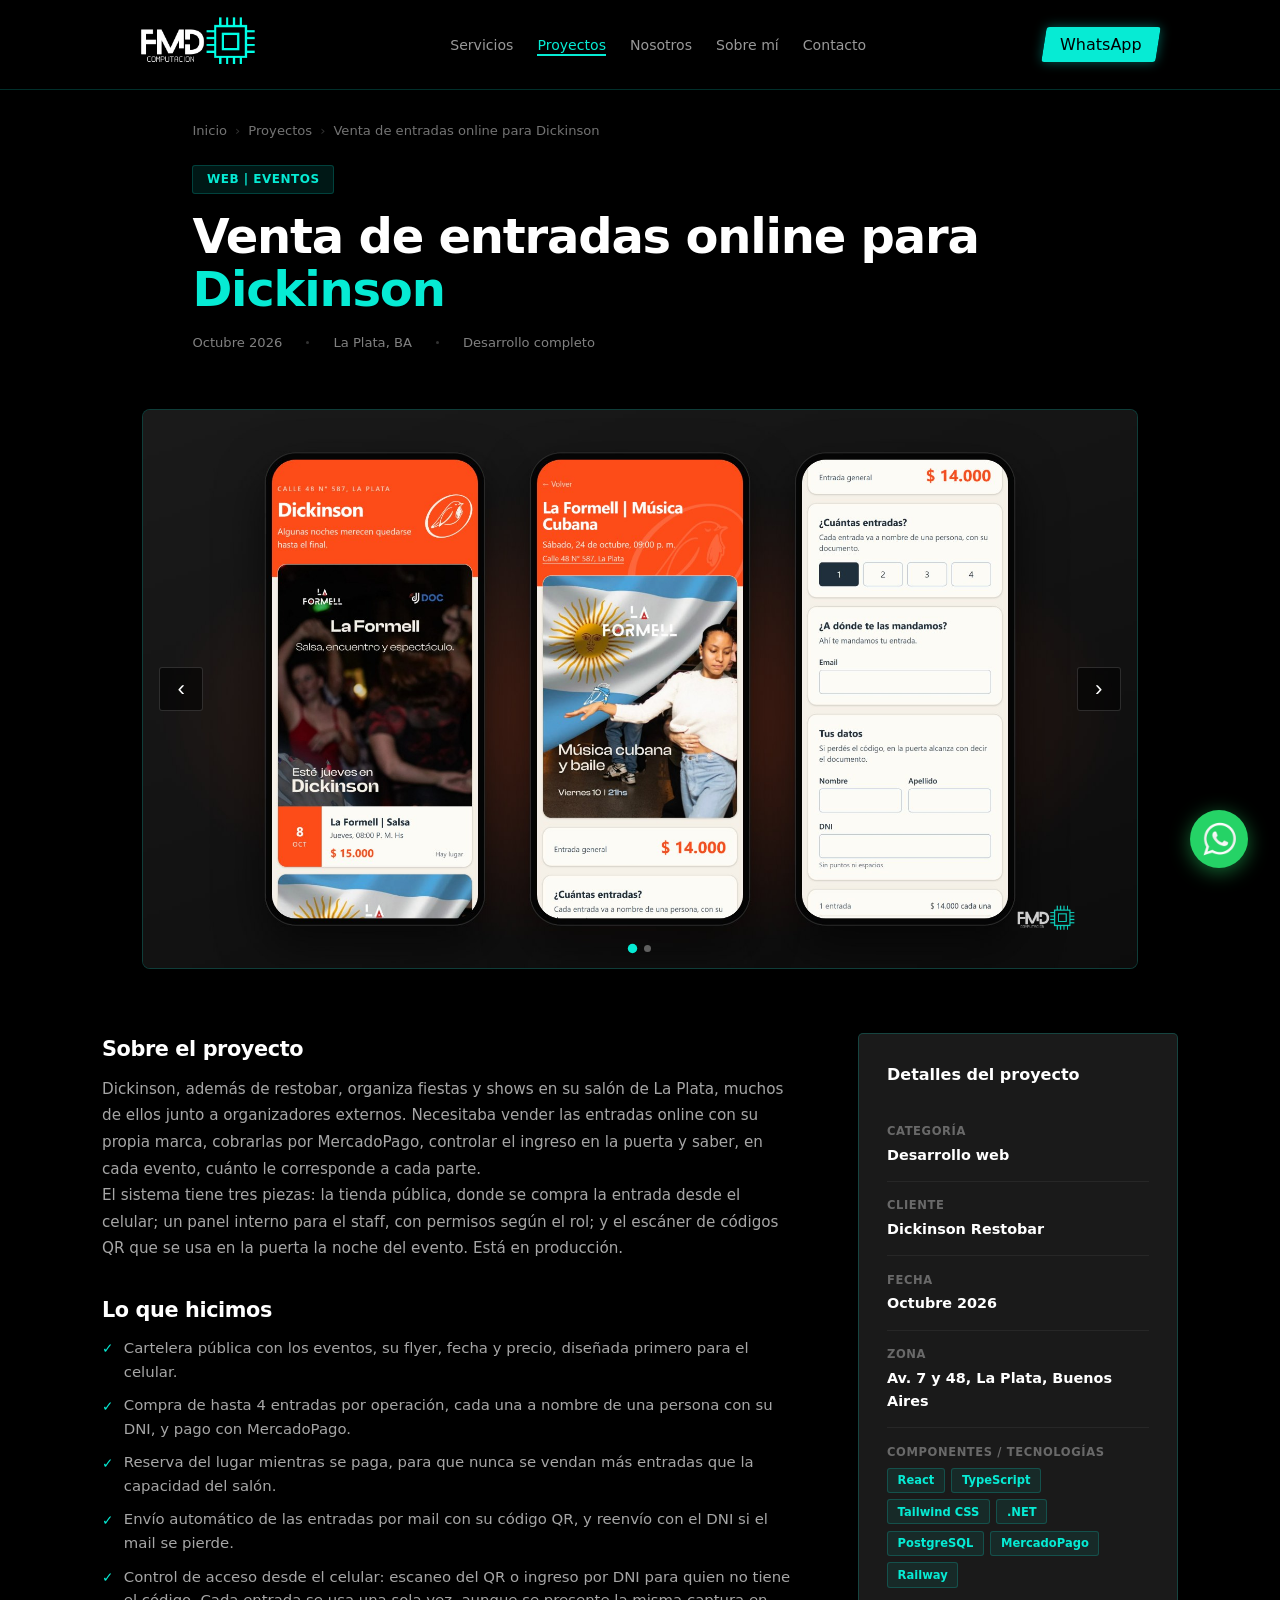
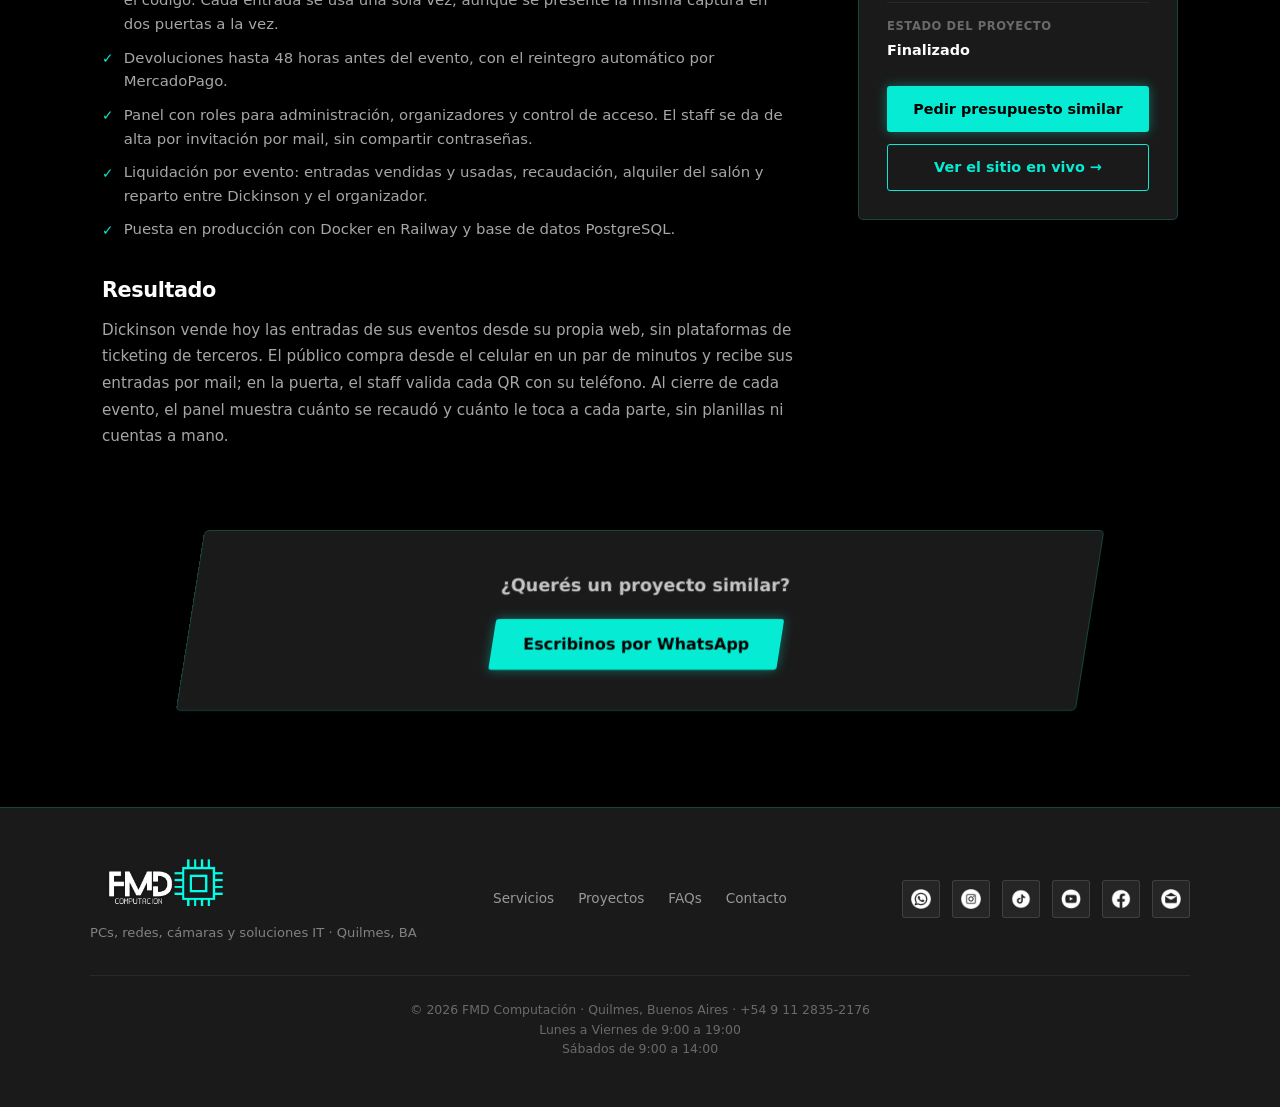
<file: proyectos/venta-de-entradas-online-para-Dickinson/venta-de-entradas-online-para-Dickinson.html>
<!DOCTYPE html>
<html lang="es">
<head>
    <meta charset="UTF-8">
    <meta name="viewport" content="width=device-width, initial-scale=1.0">

    <title>Venta de entradas online para Dickinson | FMD Computación</title>
    <meta name="description" content="Desarrollo de un sistema de venta de entradas para los eventos de Dickinson, en La Plata: compra con MercadoPago, entradas con QR por mail, control de acceso en la puerta y panel de gestión." />
    <meta name="robots" content="index, follow" />

    <link rel="icon" type="image/x-icon" href="/favicon.ico" />
    <link rel="shortcut icon" href="/favicon.ico" />
    <link rel="stylesheet" href="/css/style.css">
    <link rel="stylesheet" href="/css/nav.css">
    <link rel="stylesheet" href="/css/proyecto.css">
    <link rel="stylesheet" href="/css/animations.css">
    <script src="/js/layout.js"></script>
</head>
<body>

<!-- NAV (se genera en /js/layout.js) -->
<script>FMD.nav()</script>


<!-- HERO  — encabezado del proyecto -->
<header class="proyecto-hero">

    <nav class="proyecto-breadcrumb" aria-label="Ruta de navegación">
        <a href="/index.html">Inicio</a>
        <span>›</span>
        <a href="/proyectos.html">Proyectos</a>
        <span>›</span>
        <span aria-current="page">Venta de entradas online para Dickinson</span>
    </nav>

    <div class="proyecto-tag">Web | Eventos</div>

    <h1>Venta de entradas online para <em>Dickinson</em></h1>

    <div class="proyecto-meta">
        <div class="proyecto-meta-item">Octubre 2026</div>
        <div class="proyecto-meta-dot"></div>
        <div class="proyecto-meta-item">La Plata, BA</div>
        <div class="proyecto-meta-dot"></div>
        <div class="proyecto-meta-item">Desarrollo completo</div>
    </div>

</header>


<!-- CARRUSEL DE IMÁGENES -->
<div class="carousel-section">
    <div class="carousel" id="carousel">

        <div class="carousel-track" id="carousel-track">

            <div class="carousel-slide">
                <img loading="lazy" decoding="async" src="/proyectos/venta-de-entradas-online-para-Dickinson/img/1.jpg" alt="Tres pantallas del sitio en el celular: la cartelera de eventos, la página de un evento con su flyer y precio, y el formulario de compra" />
            </div>
            <div class="carousel-slide">
                <img loading="lazy" decoding="async" src="/proyectos/venta-de-entradas-online-para-Dickinson/img/2.jpg" alt="Tres pantallas del sitio en el celular: los datos del comprador con el total a pagar, el reenvío de entradas por DNI y el acceso al panel" />
            </div>

        </div>


    </div>
</div>


<!-- CONTENIDO PRINCIPAL-->
<div class="proyecto-content">
    <div class="proyecto-layout">

        <!-- ── DESCRIPCIÓN ── -->
        <div class="proyecto-descripcion">

            <!-- Bloque 1: descripción general -->
            <div>
                <h2>Sobre el proyecto</h2>
                <p>
                    Dickinson, además de restobar, organiza fiestas y shows en su salón de La Plata,
                    muchos de ellos junto a organizadores externos. Necesitaba vender las entradas
                    online con su propia marca, cobrarlas por MercadoPago, controlar el ingreso en la
                    puerta y saber, en cada evento, cuánto le corresponde a cada parte.
                </p>
                <p>
                    El sistema tiene tres piezas: la tienda pública, donde se compra la entrada desde
                    el celular; un panel interno para el staff, con permisos según el rol; y el escáner
                    de códigos QR que se usa en la puerta la noche del evento. Está en producción.
                </p>
            </div>

            <!-- Bloque 2: proceso o solución -->
            <div>
                <h2>Lo que hicimos</h2>
                <ul>
                    <li>Cartelera pública con los eventos, su flyer, fecha y precio, diseñada primero para el celular.</li>
                    <li>Compra de hasta 4 entradas por operación, cada una a nombre de una persona con su DNI, y pago con MercadoPago.</li>
                    <li>Reserva del lugar mientras se paga, para que nunca se vendan más entradas que la capacidad del salón.</li>
                    <li>Envío automático de las entradas por mail con su código QR, y reenvío con el DNI si el mail se pierde.</li>
                    <li>Control de acceso desde el celular: escaneo del QR o ingreso por DNI para quien no tiene el código. Cada entrada se usa una sola vez, aunque se presente la misma captura en dos puertas a la vez.</li>
                    <li>Devoluciones hasta 48 horas antes del evento, con el reintegro automático por MercadoPago.</li>
                    <li>Panel con roles para administración, organizadores y control de acceso. El staff se da de alta por invitación por mail, sin compartir contraseñas.</li>
                    <li>Liquidación por evento: entradas vendidas y usadas, recaudación, alquiler del salón y reparto entre Dickinson y el organizador.</li>
                    <li>Puesta en producción con Docker en Railway y base de datos PostgreSQL.</li>
                </ul>
            </div>

            <!-- Bloque 3: resultado -->
            <div>
                <h2>Resultado</h2>
                <p>
                    Dickinson vende hoy las entradas de sus eventos desde su propia web, sin plataformas
                    de ticketing de terceros. El público compra desde el celular en un par de minutos y
                    recibe sus entradas por mail; en la puerta, el staff valida cada QR con su teléfono.
                    Al cierre de cada evento, el panel muestra cuánto se recaudó y cuánto le toca a cada
                    parte, sin planillas ni cuentas a mano.
                </p>
            </div>
        </div>

        <!-- ── SIDEBAR — detalles del proyecto ── -->
        <aside class="proyecto-sidebar">
            <div class="sidebar-card">
                <h3>Detalles del proyecto</h3>

                <div class="detail-item">
                    <div class="detail-label">Categoría</div>
                    <div class="detail-value">Desarrollo web</div>
                </div>

                <div class="detail-item">
                    <div class="detail-label">Cliente</div>
                    <div class="detail-value">Dickinson Restobar</div>
                </div>

                <div class="detail-item">
                    <div class="detail-label">Fecha</div>
                    <div class="detail-value">Octubre 2026</div>
                </div>

                <div class="detail-item">
                    <div class="detail-label">Zona</div>
                    <div class="detail-value">Av. 7 y 48, La Plata, Buenos Aires</div>
                </div>

                <div class="detail-item">
                    <div class="detail-label">Componentes / Tecnologías</div>
                    <div class="sidebar-tags">
                        <span class="sidebar-tag">React</span>
                        <span class="sidebar-tag">TypeScript</span>
                        <span class="sidebar-tag">Tailwind CSS</span>
                        <span class="sidebar-tag">.NET</span>
                        <span class="sidebar-tag">PostgreSQL</span>
                        <span class="sidebar-tag">MercadoPago</span>
                        <span class="sidebar-tag">Railway</span>
                    </div>
                </div>

                <div class="detail-item">
                    <div class="detail-label">Estado del proyecto</div>
                    <div class="detail-value">Finalizado</div>
                </div>

                <a href="https://wa.me/5491128352176?text=Hola%20Franco!%20Vi%20el%20proyecto%20de%20venta%20de%20entradas%20de%20Dickinson%20y%20quiero%20algo%20parecido%20para"
                   target="_blank"
                   class="sidebar-cta">
                    Pedir presupuesto similar
                </a>

                <a href="https://dickinsonentradas-production.up.railway.app/"
                   target="_blank" rel="noopener"
                   class="sidebar-cta sidebar-cta--ghost">
                    Ver el sitio en vivo →
                </a>
            </div>
        </aside>
    </div>
</div>


<!-- CTA FINAL-->
<script>FMD.ctaProyecto()</script>


<!-- FOOTER + FLOAT DE WHATSAPP (se generan en /js/layout.js) -->
<script>FMD.footer()</script>


<!-- SCRIPTS-->
<script src="/js/lightbox.js"></script>
<script src="/js/reveal.js"></script>
<script src="/js/carousel.js"></script>

</body>
</html>
</file>
<file: css/style.css>
*, *::before, *::after { box-sizing: border-box; margin: 0; padding: 0; }

:root {
      --bg:      #000000;
      --bg2:     #3a3a3a;
      --text:    #ffffff;
      --accent:  #06ebd4;
      --accent2: #04b8a8;
      --card:    #1a1a1a;
      --border:  rgba(6,235,212,0.2);

      /* Inclinación de botones, chips y paneles */
      --skew: -9deg;

      /* Radios: casi rectos en todo el sitio.
         sm = botones, inputs, íconos · md = paneles y formularios · lg = cards e imágenes */
      --r-sm: 3px;
      --r-md: 5px;
      --r-lg: 8px;
    }

    html { scroll-behavior: smooth; }

    body {
      font-family: 'Segoe UI', system-ui, -apple-system, sans-serif;
      background: var(--bg);
      color: var(--text);
      line-height: 1.6;
    }

    /* ─────────────────────────────────────────────
       BOTONES
       Un solo bloque para todos los botones del sitio.
       Los que van en línea se inclinan con --skew y el <span>
       interno endereza el texto:
           <a class="btn-primary"><span>Ver servicios</span></a>
       Los de ancho completo (.btn-block, .btn-form, .sidebar-cta,
       .nav-mobile-cta) van rectos, porque una barra inclinada de punta
       a punta se desborda de su tarjeta.
       ───────────────────────────────────────────── */

    .btn-primary,
    .btn-secondary,
    .btn-form,
    .nav-btn,
    .nav-mobile-cta,
    .sidebar-cta,
    .filtro-btn {
      display: inline-flex;
      align-items: center;
      justify-content: center;
      gap: .5rem;
      padding: 15px 30px;
      border: 1.5px solid transparent;
      border-radius: var(--r-sm);
      font-family: inherit;
      font-size: 1rem;
      font-weight: 700;
      line-height: 1.2;
      text-align: center;
      text-decoration: none;
      cursor: pointer;
      transition: background .2s, border-color .2s, color .2s, box-shadow .2s;
    }

    /* Inclinación + contra-inclinación del texto */
    .btn-primary,
    .btn-secondary,
    .nav-btn,
    .filtro-btn { transform: skewX(var(--skew)); }

    .btn-primary > span,
    .btn-secondary > span,
    .nav-btn > span,
    .filtro-btn > span {
      display: inline-block;
      transform: skewX(calc(var(--skew) * -1));
    }

    /* ── Llenos ── */
    .btn-primary,
    .nav-btn,
    .nav-mobile-cta,
    .sidebar-cta {
      background: var(--accent);
      color: #000;
      box-shadow: 0 0 12px rgba(6,235,212,0.4);
    }
    .btn-primary:hover,
    .nav-btn:hover,
    .nav-mobile-cta:hover,
    .sidebar-cta:hover {
      background: var(--accent2);
      color: #000;
      box-shadow: 0 0 18px rgba(6,235,212,0.55);
    }

    /* ── Contorno ── */
    .btn-secondary,
    .btn-form,
    .filtro-btn {
      background: transparent;
      color: var(--text);
      border-color: rgba(255,255,255,0.25);
      box-shadow: none;
    }
    .btn-secondary:hover {
      border-color: var(--accent);
      background: rgba(6,235,212,0.08);
    }
    .btn-form:hover {
      background: var(--accent2);
      border-color: var(--accent);
      color: #000;
      box-shadow: 0 0 18px rgba(6,235,212,0.55);
    }

    /* ── Tamaños ── */
    .nav-btn {
      padding: 7px 15px;
      font-weight: 500;
      flex-shrink: 0;
    }
    .filtro-btn {
      padding: .55rem 1.15rem;
      font-size: .85rem;
      font-weight: 600;
      color: rgba(255,255,255,0.6);
      border-color: var(--border);
      white-space: nowrap;
    }
    .filtro-btn:hover {
      background: rgba(6,235,212,0.1);
      color: var(--accent);
      border-color: var(--accent);
    }
    .filtro-btn.active {
      background: var(--accent);
      color: #0a0a0a;
      border-color: var(--accent);
    }

    /* ── Ancho completo (rectos) ── */
    .btn-block,
    .btn-form,
    .nav-mobile-cta,
    .sidebar-cta {
      display: flex;
      width: 100%;
      transform: none;
    }
    .btn-block > span,
    .btn-form > span,
    .nav-mobile-cta > span,
    .sidebar-cta > span { transform: none; }

    /* ─────────────────────────────────────────────
       PANEL DE CTA
       El bloque "¿Tenés alguna duda? → botón" que cierra el home,
       las FAQs, los proyectos y cada página de proyecto.
       ───────────────────────────────────────────── */

    .cta-panel {
      /* animations.css compone este transform con el del reveal */
      --el-transform: skewX(var(--skew));
      transform: var(--el-transform);
      max-width: 900px;
      width: 100%;
      margin: 0 auto;
      display: flex;
      flex-direction: column;
      align-items: center;
      gap: 1.25rem;
      padding: 2.5rem 2rem;
      background: var(--card);
      border: 1px solid var(--border);
      border-radius: var(--r-md);
      text-align: center;
      transition: border-color .25s, box-shadow .25s;
    }
    .cta-panel:hover {
      border-color: var(--accent);
      box-shadow: 0 12px 30px rgba(6,235,212,0.10);
    }
    /* El texto se endereza. El botón no: ya hereda la inclinación del panel
       y su propio <span> endereza el texto. */
    .cta-panel > p {
      transform: skewX(calc(var(--skew) * -1));
      font-size: 1.1rem;
      font-weight: 600;
      color: rgba(255,255,255,0.75);
    }
    .cta-panel > .btn-primary,
    .cta-panel > .btn-secondary { transform: none; }

    /* ── HERO ── */
    .hero {
      min-height: 100vh;
      display: flex; align-items: center; justify-content: center;
      padding: 7rem 2rem 4rem;
      position: relative; overflow: hidden;
    }
    .hero::before {
      content: '';
      position: absolute; inset: 0;
      background:
        radial-gradient(ellipse 60% 50% at 50% 0%, rgba(6,235,212,0.12) 0%, transparent 70%),
        radial-gradient(ellipse 40% 60% at 80% 60%, rgba(6,235,212,0.06) 0%, transparent 60%);
    }
    .hero-inner {
      position: relative; z-index: 1;
      display: grid; grid-template-columns: 1fr 1fr;
      gap: 4rem; align-items: center; max-width: 1100px; width: 100%;
    }
    .hero-badge {
      padding: 7px 15px;
      border-radius: var(--r-sm);
      /* animations.css compone este transform con el de la entrada del hero */
      --el-transform: skewX(var(--skew));
      transform: var(--el-transform);
      display: inline-flex; align-items: center; gap: .5rem;
      font-size: 1rem; font-weight: 600; color: var(--accent);
      margin-bottom: 1.5rem; letter-spacing: .5px;
    }

    .hero-badge::before { content: '●'; font-size: .5rem; animation: blink 1.5s infinite; }
    @keyframes blink { 0%,100%{opacity:1} 50%{opacity:0.3} }
    .hero h1 {
      font-size: clamp(2.2rem, 5vw, 3.5rem);
      font-weight: 900; line-height: 1.1;
      letter-spacing: -1.5px;
      margin-bottom: 1rem;
    }
    .hero h1 em { font-style: normal; color: var(--accent); }
    .hero-desc {
      font-size: 1.1rem; color: rgba(255,255,255,0.7);
      margin-bottom: 2rem; max-width: 440px;
    }
    .hero-btns { display: flex; gap: 1rem; flex-wrap: wrap; }

    /* ── FOOTER ── */
    footer {
      background: var(--card);
      border-top: 1px solid var(--border);
      padding: 3rem 2rem;
    }
    .footer-inner {
      max-width: 1100px; margin: 0 auto;
      display: flex; align-items: center;
      gap: 1.5rem;
    }
    .footer-brand { flex: 1; }
    .footer-brand .nav-logo { font-size: 1.4rem; }
    .footer-brand p { font-size: .82rem; color: rgba(255,255,255,0.45); margin-top: .3rem; }
    .footer-links {
      flex: 1;
      display: flex; gap: 1.5rem; flex-wrap: wrap;
      justify-content: center;
    }
    .footer-links a {
      color: rgba(255,255,255,0.55); text-decoration: none;
      font-size: .85rem; transition: color .2s;
    }
    .footer-links a:hover { color: var(--accent); }
    .footer-social { flex: 1; display: flex; gap: .75rem; justify-content: flex-end; }
    .footer-social img {
      width: 20px;
      height: 20px;
      object-fit: contain;
    }
    .social-btn {
      width: 38px; height: 38px;
      background: rgba(255,255,255,0.05);
      border: 1px solid rgba(255,255,255,0.12);
      border-radius: var(--r-sm);
      display: flex; align-items: center; justify-content: center;
      text-decoration: none; font-size: 1rem;
      transition: background .2s, border-color .2s;
    }
    .social-btn:hover { background: rgba(6,235,212,0.15); border-color: var(--accent); }
    .footer-copy {
      max-width: 1100px; margin: 2rem auto 0;
      padding-top: 1.5rem;
      border-top: 1px solid rgba(255,255,255,0.07);
      font-size: .78rem; color: rgba(255,255,255,0.35);
      text-align: center;
    }

    /* ── WHATSAPP FLOAT ──
       Queda redondo a propósito: es el globo de WhatsApp, no un botón del sitio. */
    .wa-float {
      position: fixed; bottom: 2rem; right: 2rem; z-index: 200;
      background: #25d366; color: #fff;
      width: 58px; height: 58px; border-radius: 50%;
      display: flex; align-items: center; justify-content: center;
      text-decoration: none; font-size: 1.6rem;
      box-shadow: 0 4px 20px rgba(37,211,102,0.5);
      transition: transform .2s, box-shadow .2s;
    }

    .wa-float img{
      width: 40px;
      height: 40px;
      object-fit: contain;
    }

    .wa-float:hover { transform: scale(1.1); box-shadow: 0 6px 28px rgba(37,211,102,0.65); }

    /* ── SECTION COMMON ── */
    .section-label {
      font-size: .8rem; font-weight: 700; letter-spacing: 2px;
      color: var(--accent); text-transform: uppercase; margin-bottom: .5rem;
    }
    .section-title {
      font-size: clamp(1.8rem, 4vw, 2.8rem);
      font-weight: 900; letter-spacing: -1px;
      margin-bottom: 1rem;
    }
    .section-title em { font-style: normal; color: var(--accent); }
    .section-desc { color: rgba(255,255,255,0.6); max-width: 500px; }
    .section-head { margin-bottom: 3.5rem; }
    .container { max-width: 1100px; margin: 0 auto; }

    /* ── SHELL DE PÁGINA ──
       Armazón de las páginas de listado (proyectos, FAQs): eran dos
       bloques idénticos en proyectos.css y faqs.css. */
    .page-section {
      width: 100%;
      min-height: 100vh;
      padding: 140px 8% 100px;
      display: flex;
      flex-direction: column;
      gap: 72px;
      background: var(--bg);
    }
    .page-header {
      max-width: 1100px;
      margin: 0 auto;
      width: 100%;
    }
    @media (max-width: 768px) {
      .page-section { padding: 120px 6% 80px; gap: 56px; }
    }

    /* ── RESPONSIVE ── */
    @media (max-width: 900px) {
      .hero-inner { grid-template-columns: 1fr; text-align: center; }
      .hero-desc { margin: 0 auto 2rem; }
      .hero-btns { justify-content: center; }
    }
    @media (max-width: 640px) {
      .footer-inner {
        flex-direction: column;
        align-items: center;
        text-align: center;
      }
      .footer-brand { flex: unset; }
      .footer-links { flex: unset; justify-content: center; }
      .footer-social { flex: unset; justify-content: center; }

      .cta-panel { padding: 2rem 1.25rem; }
    }
</file>
<file: css/index.css>
/* Hero profile card */
    .hero-profile {
      display: flex; flex-direction: column;
      align-items: center; justify-content: center;
      gap: 1.5rem;
    }
    .profile-card {
      background: var(--card);
      border: 1px solid var(--border);
      border-radius: var(--r-lg); padding: 2rem 2rem 1.5rem;
      display: flex; flex-direction: column; align-items: center;
      width: 100%; max-width: 320px;
      box-shadow: 0 0 60px rgba(6,235,212,0.1);
      position: relative;
    }

    .profile-photo-wrap {
      position: relative;
      width: 200px;
      height: 200px;
      margin: 0 auto;
      filter: drop-shadow(0 0 24px rgba(6,235,212,0.35));
    }

    .profile-photo-wrap::before {
      content: '';
      position: absolute;
      top: 0;
      left: 0;
      width: 100%;
      height: 100%;
      border-radius: 50%;
      background: linear-gradient(135deg, var(--accent), transparent, var(--accent2));
      animation: rotate 4s linear infinite;
    }
    @keyframes rotate { to { transform: rotate(360deg); } }
    .profile-photo-wrap img {
      position: absolute;
      top: 50%;
      left: 50%;
      /* 95% = los 190px sobre 200px del hero. En % el anillo mantiene su
         grosor relativo cuando se agranda el círculo en otra sección. */
      width: 95%;
      height: 95%;
      transform: translate(-50%, -50%);
      border-radius: 50%;
      object-fit: cover;
      border: 3px solid var(--bg);
    }
    .profile-name {
      font-weight: 800; font-size: 1.1rem; text-align: center;
    }
    .profile-handle {
      color: var(--accent); font-size: .85rem; margin-bottom: .75rem;
    }
    .profile-bio {
      font-size: .82rem; color: rgba(255,255,255,0.65);
      text-align: center; margin-bottom: 1.25rem; line-height: 1.5;
    }
    .profile-stats {
      display: grid; grid-template-columns: repeat(3,1fr);
      gap: 0; width: 100%;
      border-top: 1px solid var(--border);
      padding-top: 1rem;
    }
    .stat { text-align: center; }
    .stat-num { font-size: 1.2rem; font-weight: 800; color: var(--accent); }
    .stat-label { font-size: .7rem; color: rgba(255,255,255,0.5); text-transform: uppercase; letter-spacing: .5px; }

    /* Mini grid */
    .mini-grid {
      display: grid; grid-template-columns: repeat(3,1fr);
      gap: 3px; width: 100%; max-width: 320px; border-radius: var(--r-lg); overflow: hidden;
    }
    .mini-grid img {
      width: 100%; aspect-ratio: 1; object-fit: cover;
      display: block; transition: transform .3s;
    }
    .mini-grid img:hover { transform: scale(1.05); }

    /* ── STATS BAR ── */
    .stats-bar {
      background: var(--card);
      border-top: 1px solid var(--border);
      border-bottom: 1px solid var(--border);
      padding: 2rem;
    }
    .stats-bar-inner {
      max-width: 900px; margin: 0 auto;
      display: grid; grid-template-columns: repeat(4,1fr);
      gap: 1rem; text-align: center;
    }
    .sbar-num { font-size: 2rem; font-weight: 900; color: var(--accent); }
    .sbar-label { font-size: .85rem; color: rgba(255,255,255,0.6); }

    /* ── SECTION COMMON ── */
    section { padding: 6rem 2rem; }

    /* ── Servicios ── */
    #servicios { background: var(--bg); }
    .services-grid {
      display: grid;
      /* auto-fill y no auto-fit: con auto-fit, al filtrar y quedar 1 o 2
         servicios las columnas vacías colapsan y las tarjetas se estiran
         a todo el ancho. Así conservan siempre el mismo tamaño. */
      grid-template-columns: repeat(auto-fill, minmax(280px, 1fr));
      gap: 1.5rem;
    }
    /* Solo el ícono del home. Antes era .service-card img y chocaba con
       la foto de servicios.html, que carga este mismo archivo. */
    .service-icon img { width: 30px; }
    .service-card {
      background: var(--card);
      border: 1px solid var(--border);
      border-radius: var(--r-lg); padding: 2rem;
      transition: border-color .25s, transform .25s, box-shadow .25s;
      cursor: pointer;
      text-decoration: none;
      color: inherit;
      display: block;
    }
    .service-card:hover {
      border-color: var(--accent);
      transform: translateY(-4px);
      box-shadow: 0 12px 40px rgba(6,235,212,0.12);
    }
    .service-icon {
      width: 52px; height: 52px;
      background: rgba(6,235,212,0.1); border-radius: var(--r-sm);
      display: flex; align-items: center; justify-content: center;
      font-size: 1.5rem; margin-bottom: 1.25rem;
      border: 1px solid var(--border);
    }
    .service-card h3 { font-size: 1.05rem; font-weight: 700; margin-bottom: .5rem; }
    .service-card p { font-size: .88rem; color: rgba(255,255,255,0.6); line-height: 1.6; }

    /* ── Proyectos Slider ── */
    #galeria { background: var(--bg); overflow: hidden; }

    .projects-slider-outer {
      position: relative;
      /* Evita que los márgenes negativos del slider se colapsen hacia afuera
         y muevan la sección (y las flechas, que se posicionan sobre esta caja). */
      display: flow-root;
      width: 100%;
      max-width: 1340px;
      margin: 0 auto;
      padding: 0 1.25rem;
    }

    .projects-slider {
      display: flex;
      gap: 1.25rem;
      overflow-x: scroll;
      scroll-snap-type: x mandatory;
      scroll-behavior: smooth;
      -webkit-overflow-scrolling: touch;
      scrollbar-width: none;
      cursor: grab;
      /* overflow-x: scroll obliga a recortar también en vertical, así que
         dejamos aire arriba y abajo para que la animación de entrada y el
         hover (translateY + sombra) no queden cortados. Los márgenes
         negativos compensan ese aire para no mover el layout. */
      padding-top: 2.25rem;
      margin-top: -2.25rem;
      padding-bottom: 2.5rem;
      margin-bottom: -2rem;
    }
    .projects-slider::-webkit-scrollbar { display: none; }
    .projects-slider.is-dragging { cursor: grabbing; scroll-behavior: auto; }

    .project-card {
      flex: 0 0 84%;
      scroll-snap-align: start;
      background: var(--card);
      border: 1px solid var(--border);
      border-radius: var(--r-lg);
      overflow: hidden;
      text-decoration: none;
      color: inherit;
      display: flex;
      flex-direction: column;
      transition: border-color .3s, transform .3s, box-shadow .3s;
      position: relative;
      user-select: none;
    }
    .project-card:hover {
      border-color: var(--accent);
      transform: translateY(-4px);
      box-shadow: 0 16px 48px rgba(6,235,212,0.12);
    }

    .pc-img {
      position: relative;
      aspect-ratio: 16 / 10;
      overflow: hidden;
    }
    .pc-img img {
      width: 100%; height: 100%;
      object-fit: cover;
      display: block;
      transition: transform .45s ease;
      pointer-events: none;
    }
    .project-card:hover .pc-img img { transform: scale(1.06); }

    .pc-badge {
      position: absolute;
      top: .85rem; left: .85rem;
      background: rgba(0,0,0,0.72);
      backdrop-filter: blur(8px);
      -webkit-backdrop-filter: blur(8px);
      border: 1px solid var(--border);
      color: var(--accent);
      font-size: .7rem;
      font-weight: 700;
      letter-spacing: 1px;
      text-transform: uppercase;
      padding: .28rem .65rem;
      border-radius: var(--r-sm);
    }

    .pc-info {
      padding: 1.35rem 1.5rem 1.5rem;
      display: flex;
      flex-direction: column;
      flex: 1;
      gap: .45rem;
    }
    .pc-info h3 {
      font-size: 1rem;
      font-weight: 800;
      line-height: 1.3;
    }
    .pc-info p {
      font-size: .84rem;
      color: rgba(255,255,255,0.55);
      line-height: 1.55;
      flex: 1;
    }
    .pc-arrow {
      font-size: .82rem;
      font-weight: 700;
      color: var(--accent);
      margin-top: .4rem;
      opacity: .75;
      transition: opacity .2s, letter-spacing .2s;
      display: block;
    }
    .project-card:hover .pc-arrow {
      opacity: 1;
      letter-spacing: .3px;
    }

    /* Dots */
    .slider-dots {
      display: flex;
      justify-content: center;
      gap: .5rem;
      margin-top: 1.75rem;
    }
    .slider-dot {
      width: 6px; height: 6px;
      border-radius: 100px;
      background: rgba(255,255,255,0.18);
      border: none; cursor: pointer; padding: 0;
      transition: background .25s, width .3s;
    }
    .slider-dot.active {
      background: var(--accent);
      width: 22px;
    }

    /* Nav arrows (desktop) */
    .slider-btn {
      display: none;
      position: absolute;
      top: 43%;
      transform: translateY(-50%);
      width: 44px; height: 44px;
      border-radius: var(--r-sm);
      background: rgba(26,26,26,0.92);
      border: 1px solid var(--border);
      color: var(--text);
      cursor: pointer;
      align-items: center; justify-content: center;
      z-index: 10;
      transition: border-color .2s, background .2s, transform .2s;
      backdrop-filter: blur(8px);
    }
    .slider-btn svg { width: 18px; height: 18px; }
    .slider-btn:hover {
      border-color: var(--accent);
      background: rgba(6,235,212,0.1);
      transform: translateY(calc(-50% - 1px));
    }
    .slider-btn-prev { left: -22px; }
    .slider-btn-next { right: -22px; }

    .gallery-cta { text-align: center; margin-top: 2.25rem; }

    @media (min-width: 640px) {
      .project-card { flex: 0 0 72%; }
    }

    @media (min-width: 900px) {
      .projects-slider-outer { padding: 0 3rem; }
      .project-card { flex: 0 0 calc(33.333% - .85rem); }
      .slider-btn { display: flex; }
    }

    @media (max-width: 640px) {
      .pc-info { padding: 1.1rem 1.25rem 1.25rem; }
      .pc-info h3 { font-size: .95rem; }
    }

    /* ── Por que elegirnos ── */
    #por-que { background: var(--bg2); }
    .why-grid {
      display: grid;
      grid-template-columns: repeat(auto-fit, minmax(220px, 1fr));
      gap: 2rem;
    }
    .why-item { display: flex; gap: 1rem; }
    .why-check {
      width: 32px; height: 32px; min-width: 32px;
      background: rgba(6,235,212,0.15); border-radius: var(--r-sm);
      display: flex; align-items: center; justify-content: center;
      color: var(--accent); font-weight: 900; font-size: 1rem;
      border: 1px solid var(--border);
    }
    .why-item h4,
    .why-item p { font-size: .85rem; color: rgba(255,255,255,0.6); }

    /* ── Sobre mí ── */
    #sobre-mi { background: var(--bg); }
    /* La sección son dos bloques (historia + quién está detrás): título
       arriba y texto abajo a todo el ancho, separados por una línea. */
    #sobre-mi .section-title { margin-bottom: 0; }
    #sobre-mi .section-head { margin-bottom: 1.75rem; }
    .about-block + .about-block {
      margin-top: 4rem;
      padding-top: 4rem;
      border-top: 1px solid rgba(255,255,255,0.07);
    }
    .about-grid {
      display: grid;
      grid-template-columns: 0.8fr 1.2fr;
      gap: 4rem;
      align-items: center;
    }
    .about-photo { display: flex; justify-content: center; }
    /* Bloque "Sobre mí": mitad foto, mitad texto. */
    .about-split {
      display: grid;
      grid-template-columns: 1fr 1fr;
      gap: 4rem;
      align-items: center;
    }
    /* El círculo va más grande que el del hero, pegado a la izquierda y
       corrido hacia abajo para armar diagonal con el título. */
    #sobre-mi .profile-photo-wrap {
      width: min(320px, 68vw);
      height: min(320px, 68vw);
    }
    #sobre-mi .about-photo {
      justify-content: flex-start;
      margin-top: 2.5rem;
    }
    .about-text p {
      color: rgba(255,255,255,0.7);
      line-height: 1.7;
      margin-bottom: 1.25rem;
    }
    .about-text p:last-child { margin-bottom: 0; }
    .about-highlights {
      display: grid;
      grid-template-columns: repeat(auto-fit, minmax(200px, 1fr));
      gap: 1.5rem;
      margin-top: 2rem;
    }
    .about-highlight { display: flex; gap: 1rem; text-align: left; }
    .about-highlight h4 { font-size: .95rem; font-weight: 700; margin-bottom: .3rem; }
    .about-highlight p { font-size: .85rem; color: rgba(255,255,255,0.6); margin-bottom: 0; }

        /* ── FAQS ──
       El panel usa .cta-panel (style.css), igual que el resto del sitio. */
    .faqs {
      padding: 0 2rem 3.5rem;
    }

    /* ── CONTACTO ── */
    #contacto { background: var(--bg); padding-bottom: 2.5rem; }
    .contact-grid {
      display: grid; grid-template-columns: 1fr 1.2fr;
      gap: 4rem; align-items: start;
    }
    .contact-grid > * { min-width: 0; }
    .contact-info h3 { font-size: 1.5rem; font-weight: 800; margin-bottom: 1rem; }
    .contact-info p { color: rgba(255,255,255,0.6); margin-bottom: 2rem; }
    .contact-item {
      display: flex; align-items: center; gap: 1rem;
      padding: 1rem 0;
      border-bottom: 1px solid rgba(255,255,255,0.07);
    }
    .contact-item:last-of-type { border-bottom: none; }
    .contact-icon {
      width: 40px; height: 40px; min-width: 40px;
      background: rgba(6,235,212,0.1); border-radius: var(--r-sm);
      display: flex; align-items: center; justify-content: center;
      font-size: 1.1rem; border: 1px solid var(--border);
    }
    .contact-icon img{
      width: 27px;
      height: 27px;
      object-fit: contain;
    }
    .contact-label { font-size: .75rem; color: rgba(255,255,255,0.45); text-transform: uppercase; letter-spacing: .5px; }
    .contact-val { font-size: .95rem; font-weight: 600; }
    .contact-val a { color: var(--text); text-decoration: none; }
    .contact-val a:hover { color: var(--accent); }

    /* Formulario */
    .contact-form {
      background: var(--card);
      border: 1px solid var(--border);
      border-radius: var(--r-md); padding: 2.5rem;
    }
    .contact-form h3 { font-size: 1.3rem; font-weight: 800; margin-bottom: 1.5rem; }
    .form-row { display: grid; grid-template-columns: 1fr 1fr; gap: 1rem; }
    .form-group { display: flex; flex-direction: column; gap: .5rem; margin-bottom: 1rem; }
    .form-group label { font-size: .82rem; font-weight: 600; color: rgba(255,255,255,0.7); }
    .form-group input,
    .form-group textarea,
    .form-group select {
      width: 100%;
      background: rgba(255,255,255,0.05);
      border: 1px solid rgba(255,255,255,0.15);
      border-radius: var(--r-sm); padding: .8rem 1rem;
      color: var(--text); font-size: .9rem;
      transition: border-color .2s;
      outline: none;
      font-family: inherit;
      resize: vertical;
    }
    .form-group input:focus,
    .form-group textarea:focus,
    .form-group select:focus { border-color: var(--accent); }
    .form-group select option { background: #1a1a1a; }
    /* .btn-form se estila en el bloque de botones de style.css */
    .btn-form { margin-top: .5rem; }

    /* ── RESPONSIVE ── */
    @media (max-width: 900px) {
      .hero-profile { order: -1; }
      .stats-bar-inner { grid-template-columns: repeat(2,1fr); }
      .contact-grid { grid-template-columns: 1fr; gap: 2.5rem; }
      .about-grid { grid-template-columns: 1fr; text-align: center; gap: 2.5rem; }
      .about-block + .about-block { margin-top: 3rem; padding-top: 3rem; }
      .about-split { grid-template-columns: 1fr; gap: 2rem; }
      #sobre-mi .about-photo { justify-content: center; margin-top: 0; }
      .about-highlights { text-align: left; }
    }
    @media (max-width: 640px) {
      section { padding: 4rem 1.25rem; }
      .contact-grid { gap: 2rem; }
      .contact-form { padding: 1.25rem; }
      .form-row { grid-template-columns: 1fr; }
      .services-grid {
        grid-template-columns: repeat(2, 1fr);
        gap: 1rem;
      }
      .service-card { padding: 1.25rem; }
      .service-icon { width: 40px; height: 40px; font-size: 1.2rem; margin-bottom: 0.75rem; }
      .service-card h3 { font-size: 0.9rem; }
      .service-card p { font-size: 0.8rem; }
    }

    /* ── Botón flotante "Ver servicios" ── */
    .servicios-float {
      position: fixed;
      bottom: 2rem;
      left: 2rem;
      z-index: 199;
      background: var(--card);
      color: var(--accent);
      border: 1px solid var(--border);
      padding: 0.7rem 1.4rem;
      border-radius: var(--r-sm);
      font-weight: 700;
      font-size: 0.9rem;
      text-decoration: none;
      box-shadow: 0 4px 24px rgba(0,0,0,0.5);
      opacity: 0;
      pointer-events: none;
      transform: translateY(10px);
      transition: opacity 0.3s ease, transform 0.3s ease;
      white-space: nowrap;
    }
    .servicios-float.visible {
      opacity: 1;
      pointer-events: auto;
      transform: translateY(0);
    }
    .servicios-float:hover {
      background: rgba(6,235,212,0.12);
      border-color: var(--accent);
    }
    @media (max-width: 640px) {
      .servicios-float {
        bottom: 2rem;
        left: 2rem;
        font-size: 0.85rem;
        padding: 0.65rem 1.2rem;
      }
    }
</file>
<file: css/nav.css>
/* ── NAV BASE ──
       El markup del nav se genera en /js/layout.js.
       Los estilos de .nav-btn y .nav-mobile-cta salen del bloque de
       botones de style.css; acá solo queda lo propio del nav. */
    /* Apunta al id y no a la etiqueta: si no, cualquier otro <nav> de la
       página (por ejemplo el breadcrumb de los proyectos) se volvía fijo. */
    #main-nav {
      position: fixed; top: 0; left: 0; right: 0; z-index: 100;
      background: rgba(0,0,0,0.88);
      backdrop-filter: blur(16px);
      -webkit-backdrop-filter: blur(16px);
      border-bottom: 1px solid var(--border);
    }
    .nav-bar {
      display: flex; align-items: center; justify-content: space-between;
      padding: .9rem 2rem;
      max-width: 1100px; margin: 0 auto;
    }
    .nav-logo {
      font-size: 1.3rem; font-weight: 900; letter-spacing: -1px;
      color: var(--text); flex-shrink: 0;
      text-decoration: none;
    }
    .nav-logo img{
      width: 150px;
      height: 50px;
      object-fit:cover;
    }
    .nav-logo span { color: var(--accent); }
    .nav-links { display: flex; gap: 1.5rem; list-style: none; }
    .nav-links a {
      color: rgba(255,255,255,0.6); text-decoration: none;
      font-size: .88rem; font-weight: 500;
      transition: color .2s;
      position: relative; padding-bottom: 3px;
    }
    .nav-links a::after {
      content: '';
      position: absolute; bottom: 0; left: 0; right: 0;
      height: 1.5px; background: var(--accent);
      transform: scaleX(0); transform-origin: left;
      transition: transform .25s ease;
    }
    .nav-links a:hover { color: var(--accent); }
    .nav-links a:hover::after { transform: scaleX(1); }

    /* Sección actual (layout.js marca el link con aria-current) */
    .nav-links a[aria-current="page"] { color: var(--accent); }
    .nav-links a[aria-current="page"]::after { transform: scaleX(1); }

    /* ── HAMBURGER ── */
    .nav-hamburger {
      display: none; flex-direction: column; justify-content: center;
      gap: 5px; cursor: pointer; padding: 4px;
      background: none; border: none; flex-shrink: 0;
    }
    .nav-hamburger span {
      display: block; width: 24px; height: 2px;
      background: var(--text); border-radius: 2px;
      transition: transform .3s, opacity .3s;
      transform-origin: center;
    }
    nav.menu-open .nav-hamburger span:nth-child(1) { transform: translateY(7px) rotate(45deg); }
    nav.menu-open .nav-hamburger span:nth-child(2) { opacity: 0; transform: scaleX(0); }
    nav.menu-open .nav-hamburger span:nth-child(3) { transform: translateY(-7px) rotate(-45deg); }

    /* ── MOBILE MENU ── */
    .nav-mobile-menu {
      display: none; flex-direction: column;
      padding: 1rem 1.5rem 1.5rem;
      border-top: 1px solid var(--border);
      gap: .25rem;
    }
    nav.menu-open .nav-mobile-menu { display: flex; }
    .nav-mobile-menu a {
      color: rgba(255,255,255,0.8); text-decoration: none;
      font-size: 1rem; font-weight: 500; padding: .75rem .5rem;
      border-bottom: 1px solid rgba(255,255,255,0.07);
      transition: color .2s;
    }
    .nav-mobile-menu a:last-of-type { border-bottom: none; }
    .nav-mobile-menu a:hover { color: var(--accent); }
    .nav-mobile-menu a[aria-current="page"] { color: var(--accent); }

    /* Pisa a .nav-mobile-menu a, que es más específico. El relleno y el
       radio los pone el bloque de botones de style.css. */
    .nav-mobile-cta {
      margin-top: .75rem;
      color: #000 !important;
      font-weight: 800 !important;
      padding: .85rem !important;
      border-bottom: none !important;
    }

    /* ── RESPONSIVE ── */
    @media (max-width: 640px) {
      .nav-bar { padding: .75rem 1.25rem; }
      .nav-links { display: none; }
      .nav-btn { display: none; }
      .nav-hamburger { display: flex; }
    }
</file>
<file: css/animations.css>
/* ─────────────────────────────────────────────
   ANIMACIONES — FMD Computación
   Entrada del hero + reveal on scroll + micro-interacciones.
   Todo se desactiva si el usuario pide menos movimiento.
   ───────────────────────────────────────────── */

@media (prefers-reduced-motion: no-preference) {

  /* ── Reveal on scroll ──
     Los elementos con .reveal arrancan ocultos y suben al entrar.
     --el-transform deja que un elemento que ya tiene su propio transform
     (por ejemplo .cta-panel, que va inclinado) lo conserve durante la
     animación en lugar de perderlo. */
  .reveal {
    opacity: 0;
    transform: var(--el-transform, none) translateY(26px);
    transition: opacity .7s ease, transform .7s cubic-bezier(.22,.61,.36,1);
    will-change: opacity, transform;
  }
  .reveal.in-view {
    opacity: 1;
    transform: var(--el-transform, none);
  }

  /* ── Entrada del hero (al cargar) ── */
  .hero-badge,
  .hero h1,
  .hero-desc,
  .hero-btns {
    animation: fmd-hero-up .8s cubic-bezier(.22,.61,.36,1) both;
  }
  .hero-badge { animation-delay: .05s; }
  .hero h1    { animation-delay: .16s; }
  .hero-desc  { animation-delay: .30s; }
  .hero-btns  { animation-delay: .42s; }

  .hero-profile {
    animation: fmd-hero-in 1s cubic-bezier(.22,.61,.36,1) .28s both;
  }

  /* ── Entrada del hero de las páginas de proyecto ── */
  .proyecto-hero .proyecto-breadcrumb,
  .proyecto-hero .proyecto-tag,
  .proyecto-hero h1,
  .proyecto-hero .proyecto-meta {
    animation: fmd-hero-up .8s cubic-bezier(.22,.61,.36,1) both;
  }
  .proyecto-hero .proyecto-breadcrumb { animation-delay: 0s; }
  .proyecto-hero .proyecto-tag  { animation-delay: .05s; }
  .proyecto-hero h1             { animation-delay: .16s; }
  .proyecto-hero .proyecto-meta { animation-delay: .30s; }

  /* Igual que .reveal: respeta el transform propio del elemento
     (si no, la animación terminaba en "transform: none" y le borraba
     la inclinación al .hero-badge). */
  @keyframes fmd-hero-up {
    from { opacity: 0; transform: var(--el-transform, none) translateY(22px); }
    to   { opacity: 1; transform: var(--el-transform, none); }
  }
  @keyframes fmd-hero-in {
    from { opacity: 0; transform: scale(.92); }
    to   { opacity: 1; transform: none; }
  }
}

/* ── Micro-interacciones (funcionan siempre, son suaves) ── */

/* El ícono del servicio reacciona al hover de la card */
.service-card .service-icon,
.service-card .service-icon img {
  transition: transform .28s cubic-bezier(.22,.61,.36,1);
}
.service-card:hover .service-icon {
  transform: translateY(-3px) rotate(-4deg);
}
.service-card:hover .service-icon img {
  transform: scale(1.12);
}

/* El check de "por qué elegirnos" hace un pequeño rebote al hover */
.why-item .why-check,
.about-highlight .why-check {
  transition: transform .3s cubic-bezier(.34,1.56,.64,1), background .25s;
}
.why-item:hover .why-check,
.about-highlight:hover .why-check {
  transform: scale(1.12) rotate(6deg);
  background: rgba(6,235,212,0.28);
}

/* Botones de contacto: el ícono se ilumina al pasar el mouse por la fila */
.contact-item .contact-icon {
  transition: transform .25s, border-color .25s, background .25s;
}
.contact-item:hover .contact-icon {
  transform: translateY(-2px);
  border-color: var(--accent);
  background: rgba(6,235,212,0.2);
}

/* Botones sociales del footer: pequeño salto */
.social-btn { transition: background .2s, border-color .2s, transform .2s; }
.social-btn:hover { transform: translateY(-3px); }

/* Latido suave del botón flotante de WhatsApp para llamar la atención */
@media (prefers-reduced-motion: no-preference) {
  .wa-float {
    animation: fmd-wa-pulse 2.6s ease-in-out infinite;
  }
  .wa-float:hover { animation-play-state: paused; }
  @keyframes fmd-wa-pulse {
    0%, 100% { box-shadow: 0 4px 20px rgba(37,211,102,0.5); }
    50%      { box-shadow: 0 4px 20px rgba(37,211,102,0.5), 0 0 0 12px rgba(37,211,102,0); }
  }
}
</file>
<file: css/faqs.css>
/* FAQS — el armazón de la página es .page-section (style.css) */

/* CATEGORÍA */

.faqs-div {
    width: 100%;
    max-width: 1100px;
    margin: 0 auto;
    display: flex;
    flex-direction: column;
    gap: 14px;
}

.faqs-category {
    font-size: 2rem;
    font-weight: 800;
    color: var(--white);
    margin-bottom: 12px;
    position: relative;
    padding-bottom: 14px;
    letter-spacing: -0.5px;
}

.faqs-category::after {
    content: "";
    position: absolute;
    left: 0;
    bottom: 0;
    width: 52px;
    height: 3px;
    border-radius: var(--r-sm);
    background: var(--accent);
}

/* FAQ CARD */

.faq-card {
    width: 100%;
    background: var(--card);
    border: 1px solid var(--border);
    border-radius: var(--r-md);
    padding: 1.4rem 1.75rem;
    cursor: pointer;
    user-select: none;
    -webkit-tap-highlight-color: transparent;
    transition: border-color .25s, box-shadow .25s;
}

.faq-card:hover {
    border-color: var(--accent);
    box-shadow: 0 8px 32px rgba(6,235,212,0.08);
}

/* PREGUNTA */

.faqs-question {
    font-size: 1rem;
    font-weight: 600;
    color: var(--text);
    line-height: 1.45;
    display: flex;
    justify-content: space-between;
    align-items: center;
    gap: 1rem;
    margin: 0;
}

.faqs-question::after {
    content: '▾';
    color: var(--accent);
    font-size: 1.1rem;
    flex-shrink: 0;
    transition: transform 0.35s ease;
}

.faq-card.open .faqs-question::after {
    transform: rotate(180deg);
}

/* RESPUESTA */

.faqs-answer {
    font-size: 0.93rem;
    color: rgba(255,255,255,0.65);
    line-height: 1.7;
    max-height: 0;
    overflow: hidden;
    opacity: 0;
    margin-top: 0;
    transition: max-height 0.4s ease, opacity 0.3s ease, margin-top 0.3s ease;
}

.faq-card.open .faqs-answer {
    max-height: 400px;
    opacity: 1;
    margin-top: 0.9rem;
}

/* El CTA del final usa .cta-panel (style.css) */

/* =========================
   MOBILE
========================= */

@media (max-width: 768px) {

    .faqs-category {
        font-size: 1.6rem;
    }

    .faq-card {
        padding: 1.1rem 1.25rem;
    }

    .faqs-question {
        font-size: 0.95rem;
    }

    .faqs-answer {
        font-size: 0.9rem;
        line-height: 1.65;
    }
}
</file>
<file: css/proyectos.css>
/* =========================
   PROYECTOS
========================= */

/* El armazón de la página es .page-section (style.css) */

/* GRID */

.projects-grid {
    max-width: 1100px;
    margin: 0 auto;
    width: 100%;
    display: grid;
    grid-template-columns: repeat(auto-fill, minmax(320px, 1fr));
    gap: 1.5rem;
}

/* CARD */

.project-card {
    background: var(--card);
    border: 1px solid var(--border);
    border-radius: var(--r-lg);
    overflow: hidden;
    display: flex;
    flex-direction: column;
    transition: border-color .25s, transform .25s, box-shadow .25s;
    cursor: pointer;
    text-decoration: none;
    color: inherit;
}

.project-card:hover {
    border-color: var(--accent);
    transform: translateY(-4px);
    box-shadow: 0 12px 40px rgba(6,235,212,0.12);
}

/* THUMBNAIL */

.project-thumb {
    position: relative;
    aspect-ratio: 16/9;
    overflow: hidden;
    background: #111;
}

.project-thumb img {
    width: 100%;
    height: 100%;
    object-fit: cover;
    display: block;
    transition: transform .4s;
}

.project-card:hover .project-thumb img {
    transform: scale(1.05);
}

.project-thumb-overlay {
    position: absolute;
    inset: 0;
    background: rgba(0,0,0,0.55);
    display: flex;
    align-items: center;
    justify-content: center;
    opacity: 0;
    transition: opacity .3s;
    text-decoration: none;
}

.project-card:hover .project-thumb-overlay {
    opacity: 1;
}

.project-thumb-overlay span {
    background: var(--accent);
    color: #000;
    font-weight: 700;
    font-size: .85rem;
    padding: .5rem 1.25rem;
    border-radius: var(--r-sm);
}

/* INFO */

.project-info {
    padding: 1.5rem;
    display: flex;
    flex-direction: column;
    gap: .6rem;
    flex: 1;
}

.project-tag {
    display: inline-flex;
    align-items: center;
    background: rgba(6,235,212,0.1);
    border: 1px solid var(--border);
    border-radius: var(--r-sm);
    padding: .2rem .75rem;
    font-size: .72rem;
    font-weight: 700;
    color: var(--accent);
    letter-spacing: .5px;
    text-transform: uppercase;
    width: fit-content;
}

.project-info h3 {
    font-size: 1.05rem;
    font-weight: 700;
    line-height: 1.35;
    margin: 0;
}

.project-info p {
    font-size: .88rem;
    color: rgba(255,255,255,0.6);
    line-height: 1.6;
    margin: 0;
}

/* El CTA del final usa .cta-panel (style.css) */

/* =========================
   MOBILE
========================= */

@media (max-width: 900px) {
    .projects-grid {
        grid-template-columns: repeat(auto-fill, minmax(280px, 1fr));
    }
}


@media (max-width: 480px) {
    .projects-grid {
        grid-template-columns: 1fr;
    }
}
</file>
<file: css/servicios.css>
/* ── Filtros de categoría ──
   El botón en sí se estila en el bloque de botones de style.css. */
.filtros-bar {
  display: flex;
  flex-wrap: wrap;
  gap: 0.5rem;
  margin-bottom: 2.5rem;
}

.no-results {
  color: rgba(255,255,255,0.4);
  text-align: center;
  padding: 3rem 0;
  font-size: 0.95rem;
}

    .service-card img {
      display: block;
      width: 100%;
      /* height: auto es obligatorio: el <img> lleva height="1080" en el HTML
         (para reservar el espacio antes de cargar) y sin esto ese valor se
         cuela, la caja queda más alta que ancha y el cover recorta los
         costados — se comía la primera letra del texto de las fotos. */
      height: auto;
      /* Las fotos son cuadradas, así que la caja también: nunca se recortan. */
      aspect-ratio: 1 / 1;
      object-fit: cover; object-position: center;
      border-radius: var(--r-md); margin-bottom: 1.25rem;
    }
    .service-price {
      display: inline-block; margin-top: 1rem;
      font-size: 1.1rem; font-weight: 800; color: var(--accent);
    }
    .service-details .btn-primary { margin-top: 1.25rem; }
    .service-toggle { display: none; }

    /* flecha decorativa visible solo en mobile via ::after */

    @media (max-width: 640px) {
      .filtros-bar {
        flex-wrap: nowrap;
        overflow-x: auto;
        -webkit-overflow-scrolling: touch;
        padding-bottom: 0.5rem;
        scrollbar-width: none;
        gap: 0.4rem;
      }
      .filtros-bar::-webkit-scrollbar { display: none; }
      .filtro-btn {
        padding: 0.65rem 1.3rem;
        font-size: 0.88rem;
        flex-shrink: 0;
      }

      .services-grid {
        grid-template-columns: 1fr !important;
        gap: 0.75rem;
      }

      /* ── Card colapsada ── */
      .service-card {
        display: flex;
        flex-direction: row;
        align-items: center;
        gap: 1rem;
        padding: 1rem !important;
        cursor: pointer;
      }
      /* La caja sigue siendo cuadrada: solo cambia el ancho al abrir, así
         la foto nunca se recorta y la transición sigue siendo suave. */
      .service-card img {
        width: 100px;
        height: auto;
        max-height: none;
        aspect-ratio: 1 / 1;
        flex-shrink: 0;
        margin-bottom: 0;
        border-radius: var(--r-md);
        transition: width 0.45s ease, border-radius 0.45s ease, margin-bottom 0.3s ease;
      }
      .service-body {
        flex: 1;
        min-width: 0;
      }
      .service-summary {
        display: flex;
        align-items: center;
        gap: 0.5rem;
        flex-wrap: wrap;
        cursor: pointer;
        -webkit-tap-highlight-color: transparent;
        user-select: none;
      }
      .service-summary::after {
        content: '▾';
        color: var(--accent);
        font-size: 1.2rem;
        line-height: 1;
        margin-left: auto;
        flex-shrink: 0;
        transition: transform 0.4s cubic-bezier(0.4, 0, 0.2, 1);
      }
      .service-card.open .service-summary::after {
        transform: rotate(180deg);
      }
      .service-summary h3 {
        flex: 1 1 100%;
        font-size: 0.88rem !important;
        margin-bottom: 0.15rem;
      }
      .service-price {
        font-size: 0.88rem;
        margin-top: 0.15rem;
        flex: 1;
      }

      /* ── Detalles: siempre presentes, animados con max-height ── */
      .service-details {
        max-height: 0;
        overflow: hidden;
        opacity: 0;
        transition: max-height 0.5s ease, opacity 0.4s ease;
      }
      .service-details p {
        font-size: 0.83rem;
        color: rgba(255,255,255,0.6);
        line-height: 1.55;
        margin-bottom: 0.5rem;
        padding-top: 0.75rem;
        border-top: 1px solid rgba(255,255,255,0.07);
        margin-top: 0.6rem;
      }
      .service-details .btn-primary {
        font-size: 0.85rem !important;
        padding: 0.6rem 1rem !important;
        margin-top: 0.75rem !important;
      }

      /* ── Card expandida ── */
      .service-card.open {
        flex-direction: column;
        align-items: stretch;
      }
      .service-card.open img {
        width: 100%;
        margin-bottom: 0;
      }
      .service-card.open .service-details {
        max-height: 600px;
        opacity: 1;
      }
    }
</file>
<file: admin/css/admin.css>
*, *::before, *::after { box-sizing: border-box; margin: 0; padding: 0; }

:root {
    --bg:     #000000;
    --card:   #1a1a1a;
    --border: rgba(6,235,212,0.2);
    --accent: #06ebd4;
    --accent2:#04b8a8;
    --text:   #ffffff;
    --muted:  rgba(255,255,255,0.55);
    --danger: #ef4444;
}

body {
    font-family: 'Segoe UI', system-ui, -apple-system, sans-serif;
    background: var(--bg);
    color: var(--text);
    min-height: 100vh;
    line-height: 1.6;
}

/* ── LOGIN ── */

.login-page {
    display: flex;
    align-items: center;
    justify-content: center;
    min-height: 100vh;
    padding: 1rem;
    position: relative;
    overflow: hidden;
}

.login-page::before {
    content: '';
    position: absolute;
    inset: 0;
    background:
        radial-gradient(ellipse 60% 50% at 50% 0%,   rgba(6,235,212,0.10) 0%, transparent 70%),
        radial-gradient(ellipse 40% 60% at 80% 60%,  rgba(6,235,212,0.05) 0%, transparent 60%);
    pointer-events: none;
}

.login-card {
    background: var(--card);
    border: 1px solid var(--border);
    border-radius: 20px;
    padding: 2.5rem 2rem;
    width: 100%;
    max-width: 400px;
    position: relative;
    box-shadow: 0 0 60px rgba(6,235,212,0.08);
}

.login-logo {
    text-align: center;
    margin-bottom: 2rem;
}

.login-logo img {
    width: 200px;
    height: 80px;
    object-fit: cover;
    margin-bottom: 1rem;
}

.login-badge {
    display: inline-flex;
    align-items: center;
    gap: .4rem;
    background: rgba(6,235,212,0.1);
    border: 1px solid var(--border);
    border-radius: 100px;
    padding: .3rem .85rem;
    font-size: .75rem;
    font-weight: 700;
    color: var(--accent);
    letter-spacing: .5px;
    text-transform: uppercase;
}

.login-badge::before {
    content: '●';
    font-size: .45rem;
}

.form-group {
    margin-bottom: 1.25rem;
}

.form-group label {
    display: block;
    font-size: .82rem;
    font-weight: 600;
    color: rgba(255,255,255,0.7);
    margin-bottom: .5rem;
}

.form-group input {
    width: 100%;
    padding: .8rem 1rem;
    background: rgba(255,255,255,0.05);
    border: 1px solid rgba(255,255,255,0.12);
    border-radius: 10px;
    color: var(--text);
    font-size: .9rem;
    font-family: inherit;
    outline: none;
    transition: border-color .2s, box-shadow .2s;
}

.form-group input::placeholder {
    color: rgba(255,255,255,0.28);
}

.form-group input:focus {
    border-color: var(--accent);
    box-shadow: 0 0 0 3px rgba(6,235,212,0.12);
}

button[type="submit"] {
    width: 100%;
    padding: .9rem;
    background: var(--accent);
    color: #000;
    border: none;
    border-radius: 10px;
    font-size: .95rem;
    font-weight: 800;
    font-family: inherit;
    cursor: pointer;
    transition: background .2s, transform .15s, box-shadow .2s, opacity .2s;
    box-shadow: 0 0 24px rgba(6,235,212,0.35);
    margin-top: .25rem;
}

button[type="submit"]:hover {
    background: var(--accent2);
    transform: translateY(-2px);
    box-shadow: 0 0 36px rgba(6,235,212,0.5);
}

button[type="submit"]:disabled {
    opacity: .55;
    cursor: not-allowed;
    transform: none;
    box-shadow: none;
}

.error-message {
    margin-top: 1rem;
    color: var(--danger);
    font-size: .875rem;
    text-align: center;
    min-height: 1.25rem;
}

/* ── DASHBOARD LAYOUT ── */

.admin-layout {
    display: flex;
    min-height: 100vh;
}

.sidebar {
    width: 220px;
    background: var(--card);
    border-right: 1px solid var(--border);
    padding: 1.5rem 1rem;
    display: flex;
    flex-direction: column;
    flex-shrink: 0;
}

.sidebar-brand {
    display: flex;
    align-items: center;
    gap: .6rem;
    padding: 0 .5rem 1.5rem;
    border-bottom: 1px solid var(--border);
    margin-bottom: 1.5rem;
}

.sidebar-brand img {
    width: 100px;
    height: 34px;
    object-fit: cover;
}

.sidebar-brand-label {
    font-size: .7rem;
    font-weight: 700;
    color: var(--accent);
    text-transform: uppercase;
    letter-spacing: 1px;
    border: 1px solid var(--border);
    background: rgba(6,235,212,0.08);
    border-radius: 6px;
    padding: .15rem .45rem;
}

.sidebar-nav {
    flex: 1;
    display: flex;
    flex-direction: column;
    gap: .25rem;
}

.sidebar-section-label {
    font-size: .7rem;
    font-weight: 700;
    color: rgba(255,255,255,0.3);
    text-transform: uppercase;
    letter-spacing: 1.5px;
    padding: .75rem .75rem .35rem;
}

.sidebar-nav a {
    display: block;
    padding: .6rem .75rem;
    border-radius: 10px;
    color: var(--muted);
    text-decoration: none;
    font-size: .88rem;
    font-weight: 600;
    transition: background .15s, color .15s;
}

.sidebar-nav a:hover {
    background: rgba(6,235,212,0.07);
    color: var(--text);
}

.sidebar-nav a.active {
    background: rgba(6,235,212,0.12);
    color: var(--accent);
    border: 1px solid var(--border);
}

.sidebar-footer {
    padding-top: 1rem;
    border-top: 1px solid var(--border);
    display: flex;
    flex-direction: column;
    gap: .6rem;
}

.sidebar-user {
    font-size: .75rem;
    color: var(--muted);
    padding: 0 .25rem;
    word-break: break-all;
}

.btn-logout {
    width: 100%;
    padding: .6rem .75rem;
    background: none;
    border: 1px solid rgba(255,255,255,0.1);
    border-radius: 8px;
    color: var(--muted);
    font-size: .85rem;
    font-family: inherit;
    cursor: pointer;
    text-align: left;
    transition: border-color .2s, color .2s;
}

.btn-logout:hover {
    border-color: var(--danger);
    color: var(--danger);
}

/* ── MAIN CONTENT ── */

.main-content {
    flex: 1;
    padding: 2.5rem;
    overflow-y: auto;
}

.page-header {
    margin-bottom: 2.5rem;
}

.page-label {
    font-size: .78rem;
    font-weight: 700;
    letter-spacing: 2px;
    color: var(--accent);
    text-transform: uppercase;
    margin-bottom: .4rem;
}

.page-header h1 {
    font-size: clamp(1.6rem, 3vw, 2.2rem);
    font-weight: 900;
    letter-spacing: -1px;
}

.page-header p {
    color: var(--muted);
    margin-top: .3rem;
    font-size: .88rem;
}

/* ── STATS ── */

.stats-grid {
    display: grid;
    grid-template-columns: repeat(auto-fill, minmax(180px, 1fr));
    gap: 1rem;
    margin-bottom: 2rem;
}

.stat-card {
    background: var(--card);
    border: 1px solid var(--border);
    border-radius: 16px;
    padding: 1.5rem;
    transition: border-color .25s, transform .25s, box-shadow .25s;
}

.stat-card:hover {
    border-color: var(--accent);
    transform: translateY(-3px);
    box-shadow: 0 12px 40px rgba(6,235,212,0.10);
}

.stat-label {
    font-size: .72rem;
    font-weight: 700;
    color: var(--muted);
    text-transform: uppercase;
    letter-spacing: 1px;
}

.stat-value {
    font-size: 2.4rem;
    font-weight: 900;
    color: var(--accent);
    margin-top: .3rem;
    letter-spacing: -1.5px;
    line-height: 1;
}
</file>
<file: css/proyecto.css>
/* =========================
   PROYECTO INDIVIDUAL
   Importa: style.css + nav.css
========================= */

/* ── HERO ── */

.proyecto-hero {
    padding: 120px 8% 56px;
    max-width: 1100px;
    margin: 0 auto;
}

.proyecto-breadcrumb {
    display: flex;
    align-items: center;
    gap: .5rem;
    font-size: .82rem;
    color: rgba(255,255,255,0.45);
    margin-bottom: 1.5rem;
}

.proyecto-breadcrumb a {
    color: rgba(255,255,255,0.45);
    text-decoration: none;
    transition: color .2s;
}

.proyecto-breadcrumb a:hover { color: var(--accent); }

.proyecto-breadcrumb span { color: rgba(255,255,255,0.2); }

/* El nombre del proyecto no es un separador: se lee igual que los links */
.proyecto-breadcrumb [aria-current="page"] { color: rgba(255,255,255,0.45); }

.proyecto-tag {
    display: inline-flex;
    align-items: center;
    background: rgba(6,235,212,0.1);
    border: 1px solid var(--border);
    border-radius: var(--r-sm);
    padding: .25rem .85rem;
    font-size: .75rem;
    font-weight: 700;
    color: var(--accent);
    letter-spacing: .5px;
    text-transform: uppercase;
    margin-bottom: 1rem;
}

.proyecto-hero h1 {
    font-size: clamp(1.9rem, 4vw, 3rem);
    font-weight: 900;
    letter-spacing: -1.2px;
    line-height: 1.1;
    margin-bottom: 1rem;
}

.proyecto-hero h1 em {
    font-style: normal;
    color: var(--accent);
}

.proyecto-meta {
    display: flex;
    align-items: center;
    gap: 1.5rem;
    flex-wrap: wrap;
}

.proyecto-meta-item {
    display: flex;
    align-items: center;
    gap: .4rem;
    font-size: .82rem;
    color: rgba(255,255,255,0.5);
}

.proyecto-meta-dot {
    width: 3px;
    height: 3px;
    border-radius: 50%;
    background: rgba(255,255,255,0.2);
}

/* ── CAROUSEL ── */

.carousel-section {
    padding: 0 8% 4rem;
}

.carousel {
    position: relative;
    max-width: 1100px;
    max-height: 560px;
    margin: 0 auto;
    border-radius: var(--r-lg);
    overflow: hidden;
    background: #111;
    aspect-ratio: 16 / 9;
    border: 1px solid var(--border);
    user-select: none;
}

.carousel-track {
    display: flex;
    width: 100%;
    height: 100%;
    transition: transform .45s cubic-bezier(.4, 0, .2, 1);
    will-change: transform;
}

.carousel-slide {
    flex: 0 0 100%;
    height: 100%;
    position: relative;
}

.carousel-slide::after {
    content: '';
    position: absolute;
    bottom: 14px;
    right: 16px;
    width: 150px;
    height: 75px;
    background: url('/assets/navIcon.png') no-repeat center / contain;
    opacity: 0.8;
    mix-blend-mode: screen;
    pointer-events: none;
}

.carousel-slide img {
    width: 100%;
    height: 100%;
    object-fit: cover;
    display: block;
    cursor: zoom-in;
}

/* Flechas */
.carousel-btn {
    position: absolute;
    top: 50%;
    transform: translateY(-50%);
    z-index: 10;
    width: 44px;
    height: 44px;
    background: rgba(0,0,0,0.55);
    border: 1px solid rgba(255,255,255,0.15);
    border-radius: var(--r-sm);
    color: #fff;
    font-size: 1.4rem;
    line-height: 1;
    display: flex;
    align-items: center;
    justify-content: center;
    cursor: pointer;
    transition: background .2s, border-color .2s, transform .2s;
    padding: 0;
}

.carousel-btn:hover {
    background: rgba(6,235,212,0.25);
    border-color: var(--accent);
    transform: translateY(-50%) scale(1.08);
}

.carousel-btn--prev { left: 1rem; }
.carousel-btn--next { right: 1rem; }

/* Ocultar flechas si hay una sola imagen */
.carousel[data-single] .carousel-btn { display: none; }

/* Dots */
.carousel-dots {
    position: absolute;
    bottom: 1rem;
    left: 50%;
    transform: translateX(-50%);
    display: flex;
    gap: .5rem;
    z-index: 10;
}

.carousel-dot {
    width: 7px;
    height: 7px;
    border-radius: 50%;
    background: rgba(255,255,255,0.35);
    border: none;
    cursor: pointer;
    padding: 0;
    transition: background .25s, transform .25s;
}

.carousel-dot.active {
    background: var(--accent);
    transform: scale(1.35);
}

/* ── CONTENIDO PRINCIPAL ── */

.proyecto-content {
    padding: 0 8% 5rem;
}

.proyecto-layout {
    max-width: 1100px;
    margin: 0 auto;
    display: grid;
    grid-template-columns: 1fr 320px;
    gap: 4rem;
    align-items: start;
}

/* Descripción */
.proyecto-descripcion {
    display: flex;
    flex-direction: column;
    gap: 2rem;
}

.proyecto-descripcion h2 {
    font-size: 1.3rem;
    font-weight: 800;
    margin-bottom: .6rem;
    letter-spacing: -.4px;
}

.proyecto-descripcion p {
    font-size: .95rem;
    color: rgba(255,255,255,0.65);
    line-height: 1.75;
}

.proyecto-descripcion ul {
    list-style: none;
    display: flex;
    flex-direction: column;
    gap: .6rem;
    padding: 0;
}

.proyecto-descripcion ul li {
    display: flex;
    align-items: flex-start;
    gap: .65rem;
    font-size: .93rem;
    color: rgba(255,255,255,0.65);
    line-height: 1.6;
}

.proyecto-descripcion ul li::before {
    content: '✓';
    color: var(--accent);
    font-weight: 900;
    font-size: .85rem;
    margin-top: .1rem;
    flex-shrink: 0;
}

/* Sidebar */
.proyecto-sidebar {
    position: sticky;
    top: 90px;
}

.sidebar-card {
    background: var(--card);
    border: 1px solid var(--border);
    border-radius: var(--r-md);
    padding: 1.75rem;
    display: flex;
    flex-direction: column;
    gap: 0;
}

.sidebar-card h3 {
    font-size: 1rem;
    font-weight: 800;
    margin-bottom: 1.25rem;
    color: var(--text);
}

.detail-item {
    display: flex;
    flex-direction: column;
    gap: .2rem;
    padding: .9rem 0;
    border-bottom: 1px solid rgba(255,255,255,0.06);
}

.detail-item:last-of-type {
    border-bottom: none;
    padding-bottom: 0;
}

.detail-label {
    font-size: .72rem;
    font-weight: 700;
    text-transform: uppercase;
    letter-spacing: .6px;
    color: rgba(255,255,255,0.35);
}

.detail-value {
    font-size: .9rem;
    font-weight: 600;
    color: var(--text);
}

.sidebar-tags {
    display: flex;
    flex-wrap: wrap;
    gap: .4rem;
    margin-top: .2rem;
}

.sidebar-tag {
    background: rgba(6,235,212,0.08);
    border: 1px solid var(--border);
    border-radius: var(--r-sm);
    padding: .15rem .6rem;
    font-size: .72rem;
    font-weight: 600;
    color: var(--accent);
}

/* Botón del sidebar: el estilo base sale del bloque de botones de
   style.css, acá solo el tamaño y la separación. */
.sidebar-cta {
    margin-top: 1.5rem;
    padding: .85rem;
    font-size: .9rem;
    font-weight: 800;
}

/* Variante secundaria: para no competir con el CTA principal del sidebar */
.sidebar-cta--ghost {
    background: transparent;
    color: var(--accent);
    border-color: var(--accent);
    box-shadow: none;
    margin-top: .75rem;
}

.sidebar-cta--ghost:hover {
    background: rgba(6,235,212,0.1);
    color: var(--accent);
    box-shadow: none;
}

/* ── CTA FINAL ──
   El panel usa .cta-panel (style.css) */

.proyecto-cta-section {
    padding: 0 8% 6rem;
}

/* ── RESPONSIVE ── */

@media (max-width: 900px) {
    .proyecto-hero {
        padding: 110px 6% 48px;
    }

    .carousel-section {
        padding: 0 6% 3rem;
    }

    .proyecto-content {
        padding: 0 6% 4rem;
    }

    .proyecto-layout {
        grid-template-columns: 1fr;
        gap: 2.5rem;
    }

    .proyecto-sidebar {
        position: static;
        order: -1;
    }

    .proyecto-cta-section {
        padding: 0 6% 5rem;
    }
}

/* ── LIGHTBOX ── */

#lightbox {
    display: none;
    position: fixed;
    inset: 0;
    background: rgba(0,0,0,0.95);
    z-index: 9000;
    align-items: center;
    justify-content: center;
    cursor: zoom-out;
}

#lightbox.open { display: flex; }

#lightbox img {
    max-width: 100%;
    max-height: 100%;
    object-fit: contain;
    touch-action: pinch-zoom;
    cursor: default;
    pointer-events: none;
}

#lightbox-close {
    position: absolute;
    top: 16px;
    right: 20px;
    font-size: 2rem;
    color: #fff;
    background: none;
    border: none;
    cursor: pointer;
    line-height: 1;
    opacity: 0.75;
}

#lightbox-close:hover { opacity: 1; }

/* ── RESPONSIVE ── */

@media (max-width: 640px) {
    .proyecto-hero {
        padding: 100px 5% 40px;
    }

    .carousel-section {
        padding: 0 0 2.5rem;
    }

    .carousel {
        border-radius: 0;
        border-left: none;
        border-right: none;
        aspect-ratio: 16 / 9;
        max-height: 260px;
    }

    .carousel-slide::after {
        bottom: 6px;
        right: 8px;
        width: 120px;
        height: 60px;
    }

    .carousel-btn {
        width: 36px;
        height: 36px;
        font-size: 1.1rem;
    }

    .proyecto-content {
        padding: 0 5% 3.5rem;
    }

    .proyecto-cta-section {
        padding: 0 5% 4rem;
    }

    .sidebar-card {
        padding: 1.25rem;
    }
}
</file>
